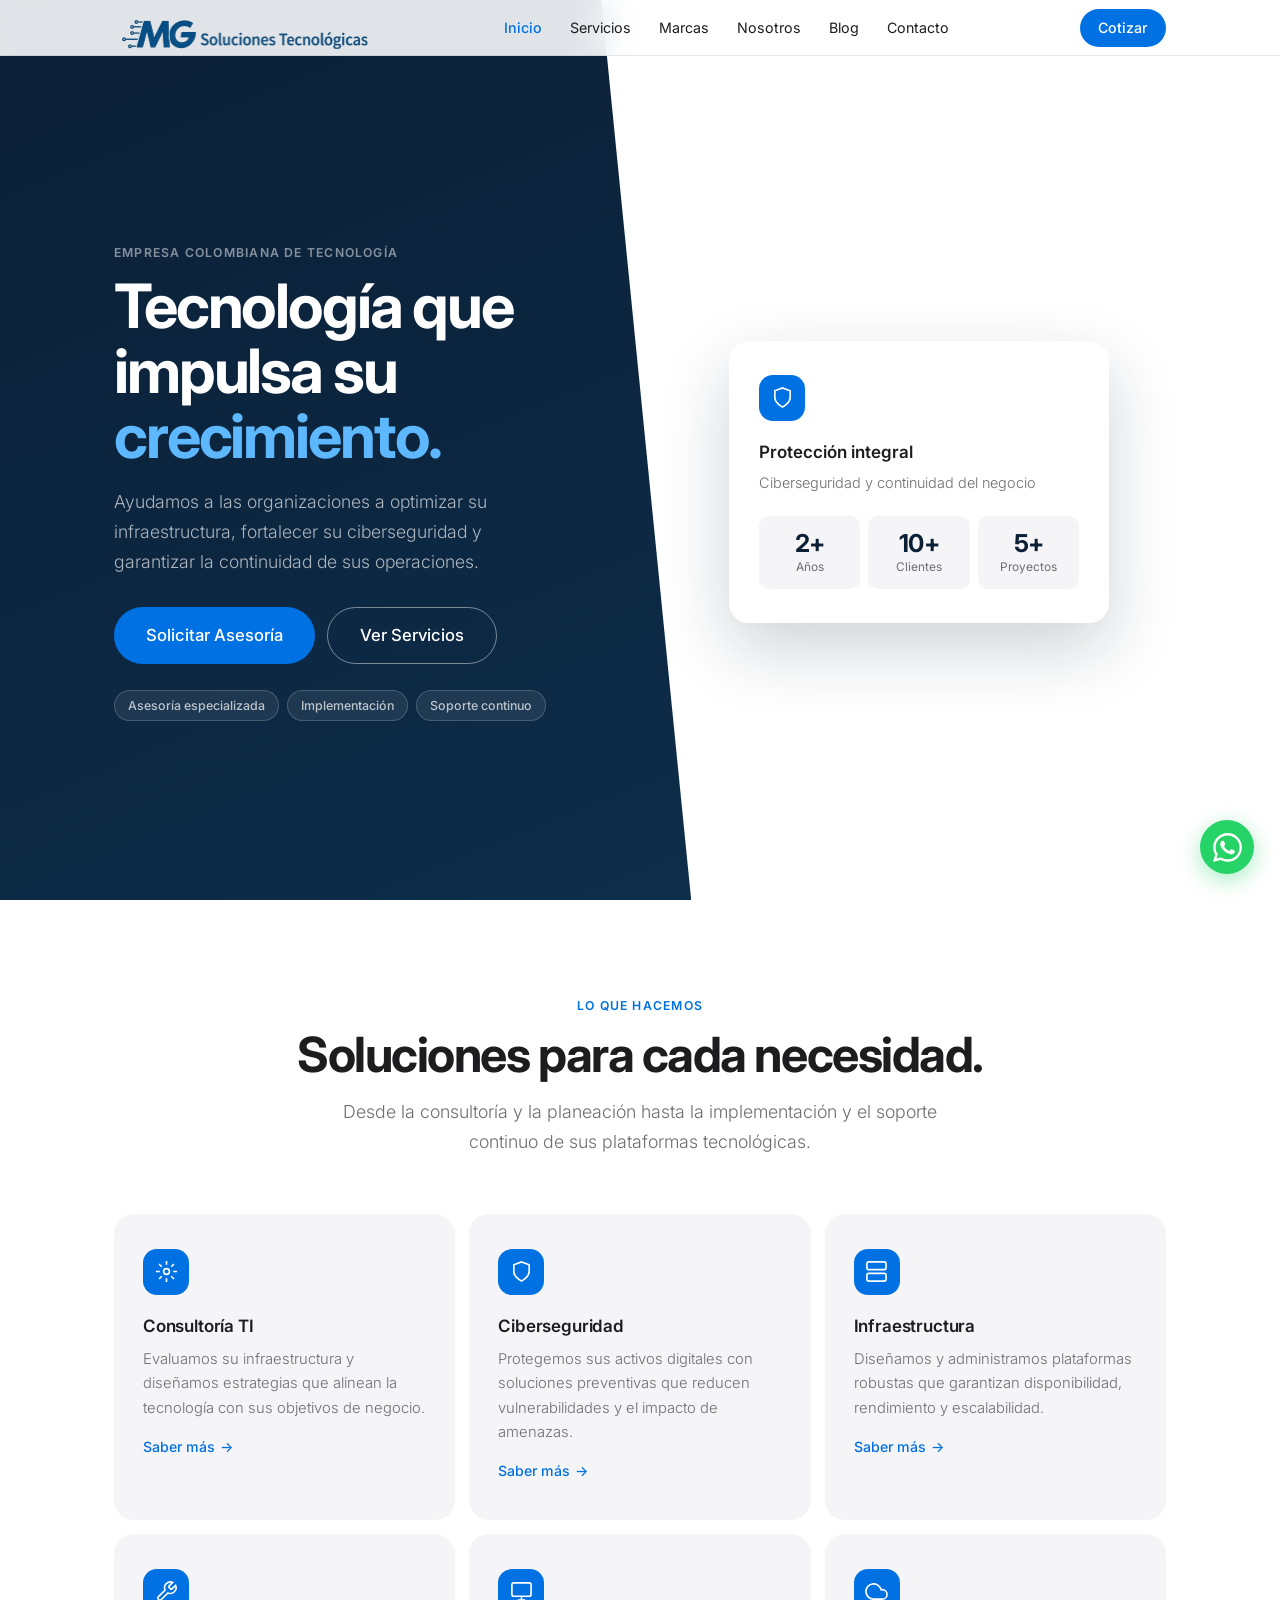
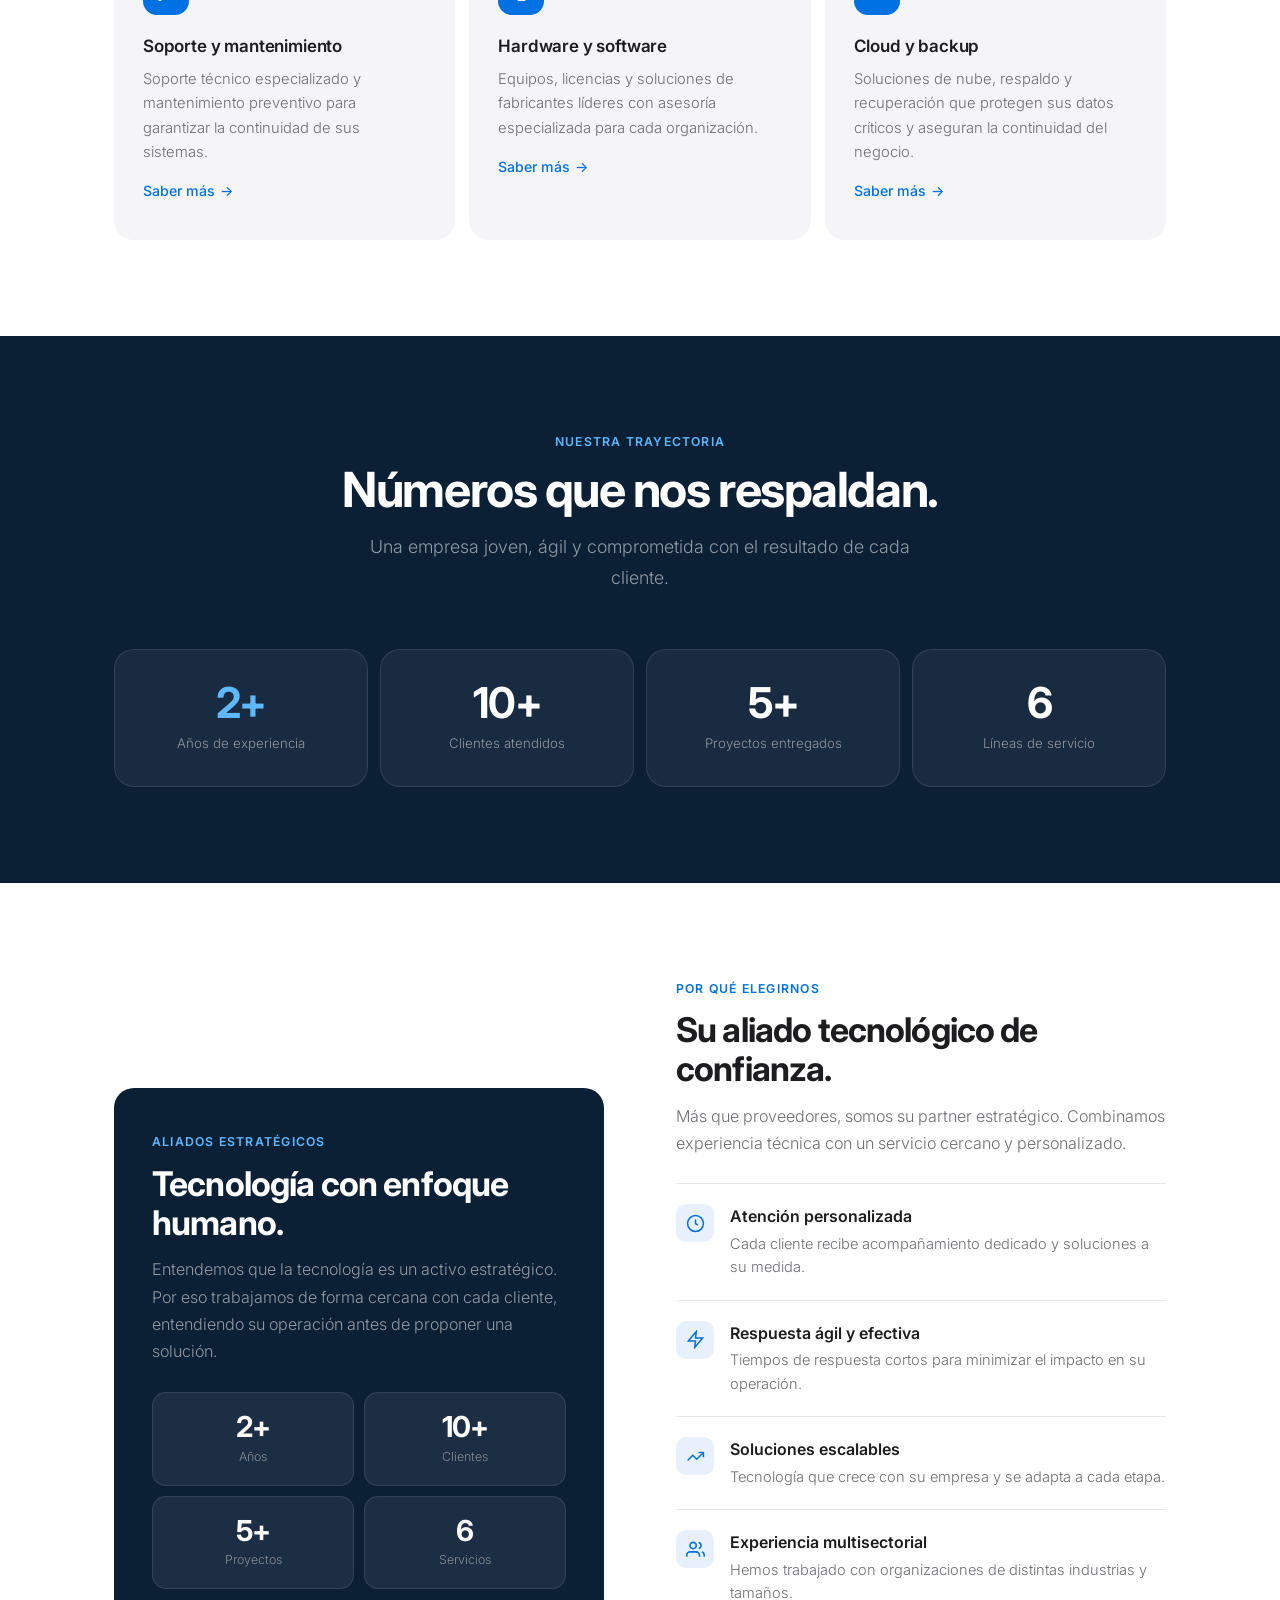
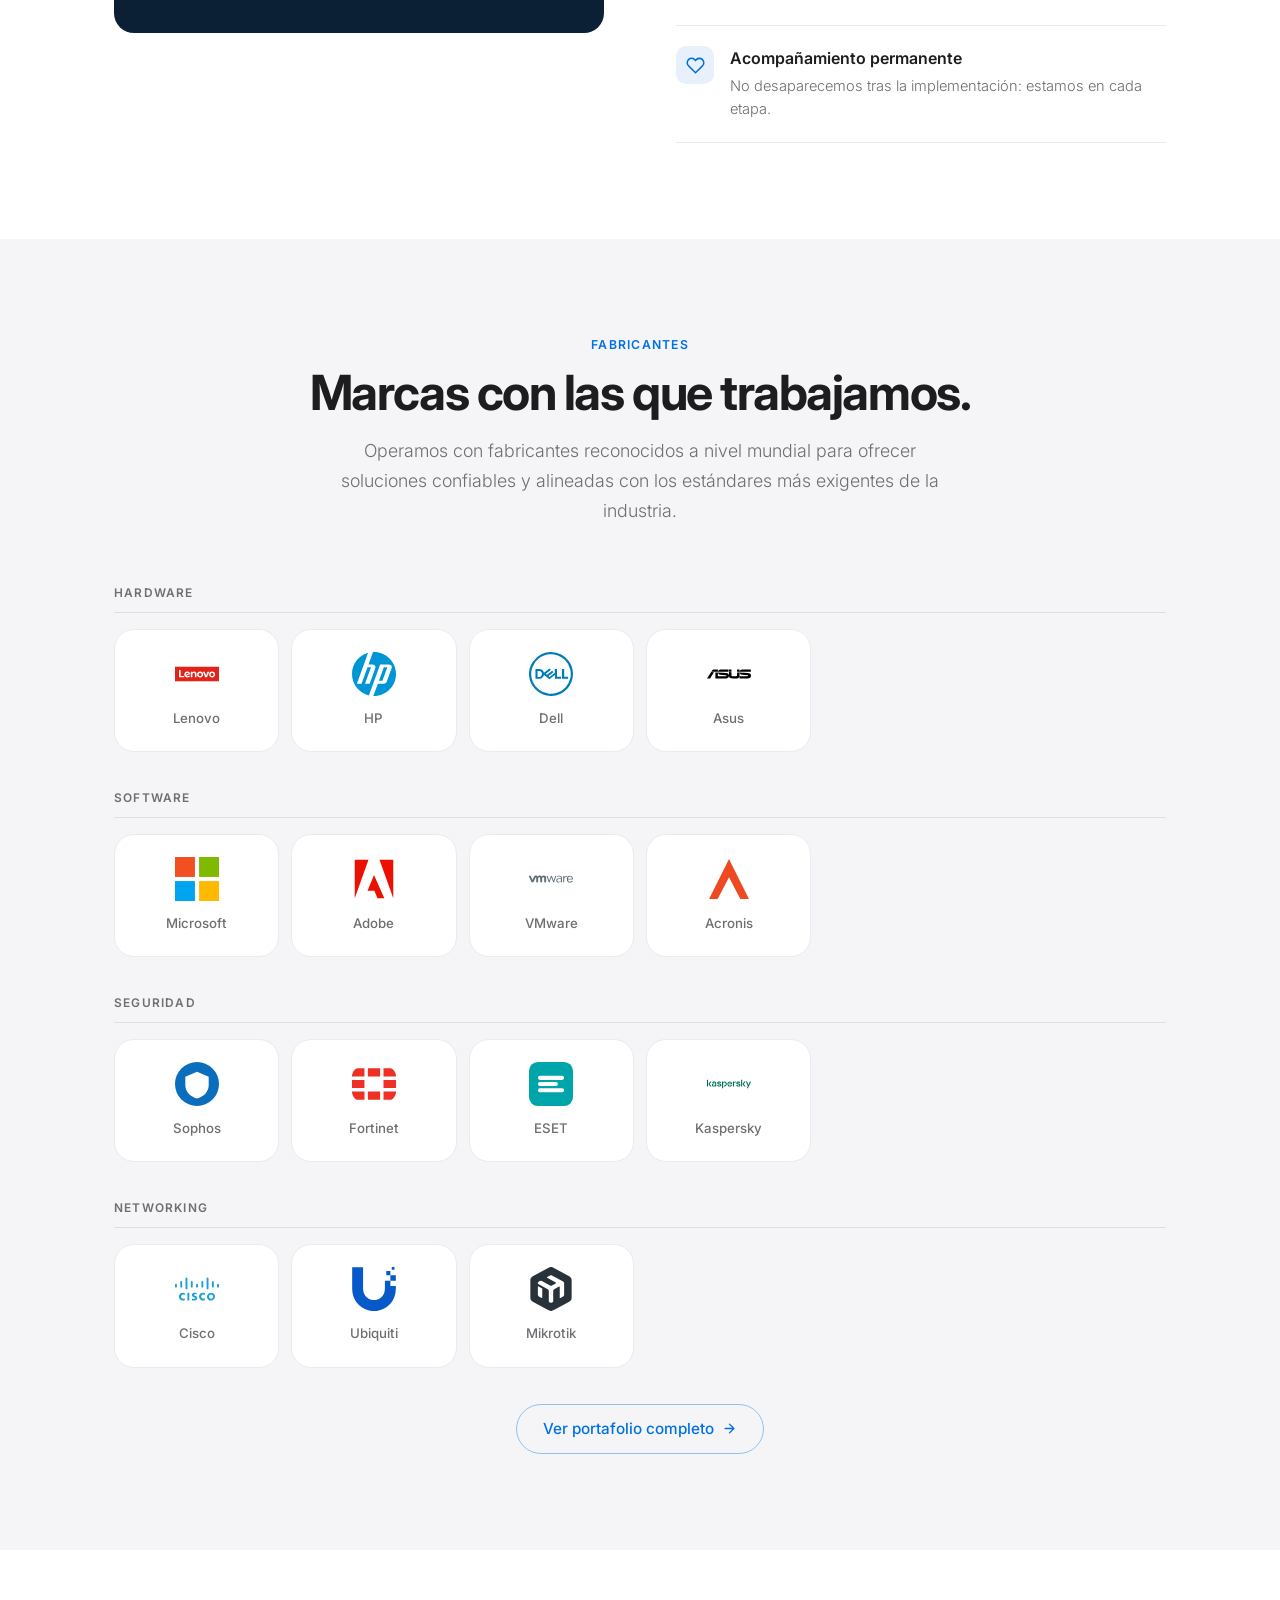
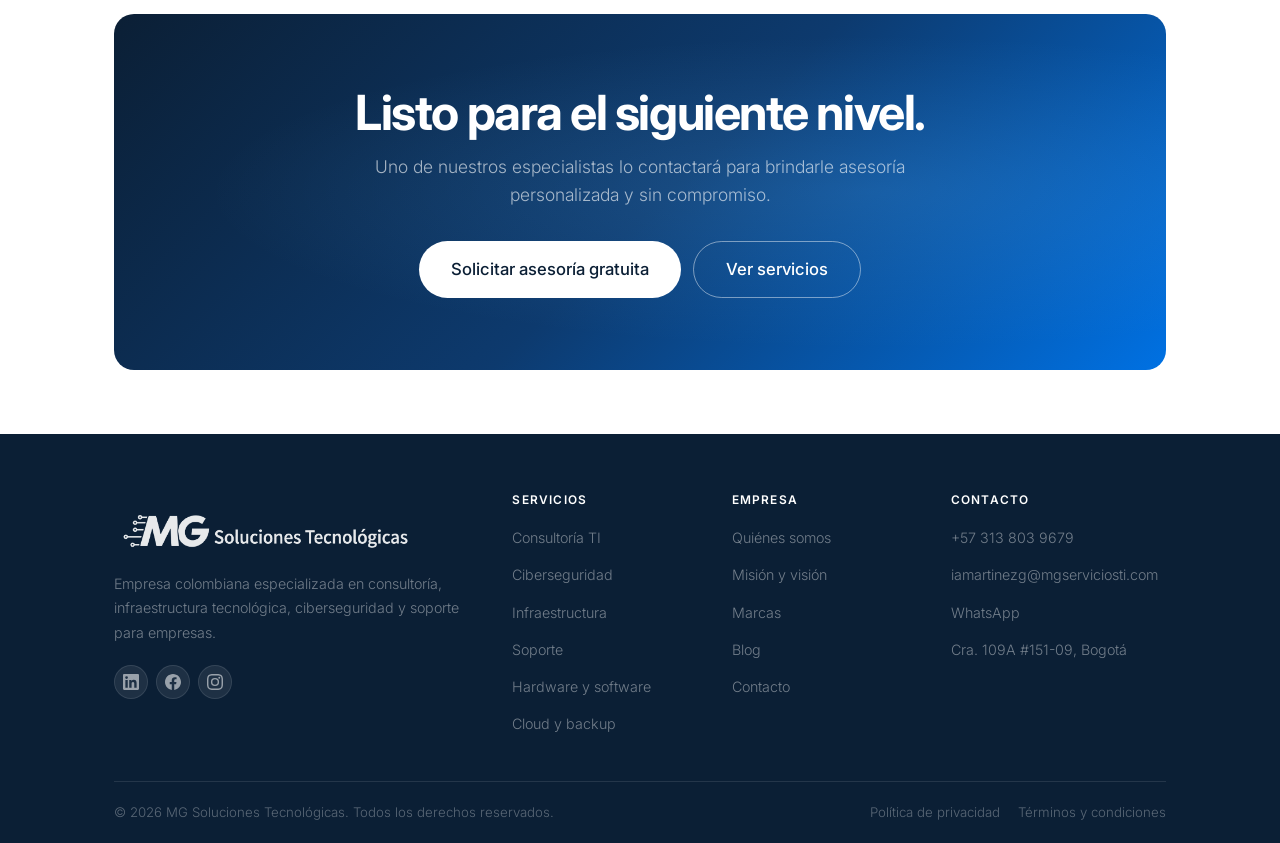
<file: index.html>
<!DOCTYPE html>
<html lang="es">
<head>
<meta charset="utf-8">
<meta name="viewport" content="width=device-width, initial-scale=1">
<title>MG Soluciones Tecnológicas — Tecnología que impulsa su crecimiento</title>
<meta name="description" content="Consultoría TI, ciberseguridad, infraestructura, soporte y cloud para empresas en Colombia. Asesoría especializada, implementación y soporte continuo.">
<meta name="theme-color" content="#0B1F35">
<meta property="og:type" content="website">
<meta property="og:site_name" content="MG Soluciones Tecnológicas">
<meta property="og:title" content="MG Soluciones Tecnológicas — Tecnología que impulsa su crecimiento">
<meta property="og:description" content="Consultoría TI, ciberseguridad, infraestructura, soporte y cloud para empresas en Colombia. Asesoría especializada, implementación y soporte continuo.">
<meta property="og:locale" content="es_CO">
<link rel="icon" type="image/svg+xml" href="images/favicon.svg">
<link rel="icon" type="image/png" sizes="32x32" href="images/favicon-32.png">
<link rel="apple-touch-icon" href="images/apple-touch-icon.png">
<link rel="preconnect" href="https://fonts.googleapis.com">
<link rel="preconnect" href="https://fonts.gstatic.com" crossorigin>
<link rel="stylesheet" href="css/styles.css">
</head>
<body>
<a class="skip-link" href="#main">Saltar al contenido</a>
<header class="site-header">
  <div class="container">
    <div class="header-inner">
      <a class="brand" href="index.html" aria-label="MG Soluciones Tecnológicas, ir al inicio">
        <img src="images/logo.png" alt="MG Soluciones Tecnológicas" width="300" height="86">
      </a>
      <nav class="nav" aria-label="Navegación principal">
      <a href="index.html" aria-current="page">Inicio</a>
      <a href="pages/servicios.html">Servicios</a>
      <a href="pages/marcas.html">Marcas</a>
      <a href="pages/nosotros.html">Nosotros</a>
      <a href="pages/blog.html">Blog</a>
      <a href="pages/contacto.html">Contacto</a>
      </nav>
      <a class="btn btn--primary nav-cta" href="pages/contacto.html">Cotizar</a>
      <button class="nav-toggle" type="button" aria-label="Abrir menú" aria-expanded="false" aria-controls="menuMovil">
        <span></span><span></span><span></span>
      </button>
    </div>
  </div>
</header>
<nav class="nav-mobile" id="menuMovil" aria-label="Navegación móvil">
  <a href="index.html" aria-current="page">Inicio</a>
      <a href="pages/servicios.html">Servicios</a>
      <a href="pages/marcas.html">Marcas</a>
      <a href="pages/nosotros.html">Nosotros</a>
      <a href="pages/blog.html">Blog</a>
      <a href="pages/contacto.html">Contacto</a>
  <a class="btn btn--primary" href="pages/contacto.html">Solicitar Cotización</a>
</nav>
<main id="main">

<section class="hero">
  <div class="container">
    <div class="hero-inner">

      <div class="hero-copy">
        <span class="eyebrow eyebrow--muted">Empresa colombiana de tecnología</span>
        <h1 class="h-xl hero-title">Tecnología que impulsa su <em>crecimiento.</em></h1>
        <p class="hero-text">Ayudamos a las organizaciones a optimizar su infraestructura, fortalecer su ciberseguridad y garantizar la continuidad de sus operaciones.</p>
        <div class="hero-actions">
          <a class="btn btn--primary btn--lg" href="pages/contacto.html">Solicitar Asesoría</a>
          <a class="btn btn--outline-light btn--lg" href="pages/servicios.html">Ver Servicios</a>
        </div>
        <ul class="hero-tags">
          <li class="hero-tag">Asesoría especializada</li>
          <li class="hero-tag">Implementación</li>
          <li class="hero-tag">Soporte continuo</li>
        </ul>
      </div>

      <div class="hero-figure">
        <div class="hero-card">
          <div class="hero-card__icon"><svg viewBox="0 0 24 24" aria-hidden="true"><path d="M12 22s8-4 8-10V5l-8-3-8 3v7c0 6 8 10 8 10z"/></svg></div>
          <h2>Protección integral</h2>
          <p>Ciberseguridad y continuidad del negocio</p>
          <dl class="stat-row">
            <div class="stat"><dt class="stat__label">Años</dt><dd class="stat__num">2+</dd></div>
            <div class="stat"><dt class="stat__label">Clientes</dt><dd class="stat__num">10+</dd></div>
            <div class="stat"><dt class="stat__label">Proyectos</dt><dd class="stat__num">5+</dd></div>
          </dl>
        </div>
      </div>

    </div>
  </div>
</section>

<section class="section bg-white">
  <div class="container">
    <div class="section-head center">
      <span class="eyebrow">Lo que hacemos</span>
      <h2 class="h-lg">Soluciones para cada necesidad.</h2>
      <p class="lead">Desde la consultoría y la planeación hasta la implementación y el soporte continuo de sus plataformas tecnológicas.</p>
    </div>
    <div class="grid-3">
      <article class="card">
        <div class="card__icon"><svg viewBox="0 0 24 24" aria-hidden="true"><circle cx="12" cy="12" r="3"/><path d="M12 1v4M12 19v4M4.22 4.22l2.83 2.83M16.95 16.95l2.83 2.83M1 12h4M19 12h4M4.22 19.78l2.83-2.83M16.95 7.05l2.83-2.83"/></svg></div>
        <h3>Consultoría TI</h3>
        <p>Evaluamos su infraestructura y diseñamos estrategias que alinean la tecnología con sus objetivos de negocio.</p>
        <a class="link-arrow" href="pages/servicios.html#consultoria">Saber más</a>
      </article>
      <article class="card">
        <div class="card__icon"><svg viewBox="0 0 24 24" aria-hidden="true"><path d="M12 22s8-4 8-10V5l-8-3-8 3v7c0 6 8 10 8 10z"/></svg></div>
        <h3>Ciberseguridad</h3>
        <p>Protegemos sus activos digitales con soluciones preventivas que reducen vulnerabilidades y el impacto de amenazas.</p>
        <a class="link-arrow" href="pages/servicios.html#ciberseguridad">Saber más</a>
      </article>
      <article class="card">
        <div class="card__icon"><svg viewBox="0 0 24 24" aria-hidden="true"><rect x="2" y="2" width="20" height="8" rx="2"/><rect x="2" y="14" width="20" height="8" rx="2"/><path d="M6 6h.01M6 18h.01"/></svg></div>
        <h3>Infraestructura</h3>
        <p>Diseñamos y administramos plataformas robustas que garantizan disponibilidad, rendimiento y escalabilidad.</p>
        <a class="link-arrow" href="pages/servicios.html#infraestructura">Saber más</a>
      </article>
      <article class="card">
        <div class="card__icon"><svg viewBox="0 0 24 24" aria-hidden="true"><path d="M14.7 6.3a1 1 0 0 0 0 1.4l1.6 1.6a1 1 0 0 0 1.4 0l3.77-3.77a6 6 0 0 1-7.94 7.94l-6.91 6.91a2.12 2.12 0 0 1-3-3l6.91-6.91a6 6 0 0 1 7.94-7.94l-3.76 3.76z"/></svg></div>
        <h3>Soporte y mantenimiento</h3>
        <p>Soporte técnico especializado y mantenimiento preventivo para garantizar la continuidad de sus sistemas.</p>
        <a class="link-arrow" href="pages/servicios.html#soporte">Saber más</a>
      </article>
      <article class="card">
        <div class="card__icon"><svg viewBox="0 0 24 24" aria-hidden="true"><rect x="2" y="3" width="20" height="14" rx="2"/><path d="M8 21h8M12 17v4"/></svg></div>
        <h3>Hardware y software</h3>
        <p>Equipos, licencias y soluciones de fabricantes líderes con asesoría especializada para cada organización.</p>
        <a class="link-arrow" href="pages/servicios.html#hardware">Saber más</a>
      </article>
      <article class="card">
        <div class="card__icon"><svg viewBox="0 0 24 24" aria-hidden="true"><path d="M18 10h-1.26A8 8 0 1 0 9 20h9a5 5 0 0 0 0-10z"/></svg></div>
        <h3>Cloud y backup</h3>
        <p>Soluciones de nube, respaldo y recuperación que protegen sus datos críticos y aseguran la continuidad del negocio.</p>
        <a class="link-arrow" href="pages/servicios.html#cloud">Saber más</a>
      </article>
    </div>
  </div>
</section>

<section class="section bg-navy">
  <div class="container">
    <div class="section-head center on-dark">
      <span class="eyebrow eyebrow--light">Nuestra trayectoria</span>
      <h2 class="h-lg on-dark">Números que nos respaldan.</h2>
      <p class="lead">Una empresa joven, ágil y comprometida con el resultado de cada cliente.</p>
    </div>
    <dl class="stats-grid">
      <div class="stat-card"><dd class="stat-card__num">2+</dd><dt class="stat-card__label">Años de experiencia</dt></div>
      <div class="stat-card"><dd class="stat-card__num">10+</dd><dt class="stat-card__label">Clientes atendidos</dt></div>
      <div class="stat-card"><dd class="stat-card__num">5+</dd><dt class="stat-card__label">Proyectos entregados</dt></div>
      <div class="stat-card"><dd class="stat-card__num">6</dd><dt class="stat-card__label">Líneas de servicio</dt></div>
    </dl>
  </div>
</section>

<section class="section bg-white">
  <div class="container">
    <div class="split">
      <div class="split__panel">
        <span class="eyebrow eyebrow--light">Aliados estratégicos</span>
        <h2 class="h-md on-dark">Tecnología con enfoque humano.</h2>
        <p class="body" style="color:rgba(255,255,255,.55)">Entendemos que la tecnología es un activo estratégico. Por eso trabajamos de forma cercana con cada cliente, entendiendo su operación antes de proponer una solución.</p>
        <dl class="panel-stats">
          <div class="panel-stat"><dd class="panel-stat__num">2+</dd><dt class="panel-stat__label">Años</dt></div>
          <div class="panel-stat"><dd class="panel-stat__num">10+</dd><dt class="panel-stat__label">Clientes</dt></div>
          <div class="panel-stat"><dd class="panel-stat__num">5+</dd><dt class="panel-stat__label">Proyectos</dt></div>
          <div class="panel-stat"><dd class="panel-stat__num">6</dd><dt class="panel-stat__label">Servicios</dt></div>
        </dl>
      </div>
      <div>
        <span class="eyebrow">Por qué elegirnos</span>
        <h2 class="h-md">Su aliado tecnológico de confianza.</h2>
        <p class="body" style="margin-bottom:26px">Más que proveedores, somos su partner estratégico. Combinamos experiencia técnica con un servicio cercano y personalizado.</p>
        <div class="feature-list">
        <div class="feature">
          <div class="feature__icon"><svg viewBox="0 0 24 24" aria-hidden="true"><circle cx="12" cy="12" r="10"/><path d="M12 7v5l3 2"/></svg></div>
          <div><h3>Atención personalizada</h3><p>Cada cliente recibe acompañamiento dedicado y soluciones a su medida.</p></div>
        </div>
        <div class="feature">
          <div class="feature__icon"><svg viewBox="0 0 24 24" aria-hidden="true"><path d="M13 2 3 14h9l-1 8 10-12h-9l1-8z"/></svg></div>
          <div><h3>Respuesta ágil y efectiva</h3><p>Tiempos de respuesta cortos para minimizar el impacto en su operación.</p></div>
        </div>
        <div class="feature">
          <div class="feature__icon"><svg viewBox="0 0 24 24" aria-hidden="true"><polyline points="22 7 13.5 15.5 8.5 10.5 2 17"/><polyline points="16 7 22 7 22 13"/></svg></div>
          <div><h3>Soluciones escalables</h3><p>Tecnología que crece con su empresa y se adapta a cada etapa.</p></div>
        </div>
        <div class="feature">
          <div class="feature__icon"><svg viewBox="0 0 24 24" aria-hidden="true"><path d="M17 21v-2a4 4 0 0 0-4-4H5a4 4 0 0 0-4 4v2"/><circle cx="9" cy="7" r="4"/><path d="M23 21v-2a4 4 0 0 0-3-3.87M16 3.13a4 4 0 0 1 0 7.75"/></svg></div>
          <div><h3>Experiencia multisectorial</h3><p>Hemos trabajado con organizaciones de distintas industrias y tamaños.</p></div>
        </div>
        <div class="feature">
          <div class="feature__icon"><svg viewBox="0 0 24 24" aria-hidden="true"><path d="M20.84 4.61a5.5 5.5 0 0 0-7.78 0L12 5.67l-1.06-1.06a5.5 5.5 0 0 0-7.78 7.78l1.06 1.06L12 21.23l7.78-7.78 1.06-1.06a5.5 5.5 0 0 0 0-7.78z"/></svg></div>
          <div><h3>Acompañamiento permanente</h3><p>No desaparecemos tras la implementación: estamos en cada etapa.</p></div>
        </div>
        </div>
      </div>
    </div>
  </div>
</section>

<section class="section bg-gray">
  <div class="container">
    <div class="section-head center">
      <span class="eyebrow">Fabricantes</span>
      <h2 class="h-lg">Marcas con las que trabajamos.</h2>
      <p class="lead">Operamos con fabricantes reconocidos a nivel mundial para ofrecer soluciones confiables y alineadas con los estándares más exigentes de la industria.</p>
    </div>
    <div class="brand-group">
      <h3 class="brand-group__title">Hardware</h3>
      <div class="brand-row">
        <div class="brand-item">
          <div class="brand-item__logo"><img src="images/brands/lenovo.svg" alt="" loading="lazy" width="64" height="64"></div>
          <span class="brand-item__name">Lenovo</span>
        </div>
        <div class="brand-item">
          <div class="brand-item__logo"><img src="images/brands/hp.svg" alt="" loading="lazy" width="64" height="64"></div>
          <span class="brand-item__name">HP</span>
        </div>
        <div class="brand-item">
          <div class="brand-item__logo"><img src="images/brands/dell.svg" alt="" loading="lazy" width="64" height="64"></div>
          <span class="brand-item__name">Dell</span>
        </div>
        <div class="brand-item">
          <div class="brand-item__logo"><img src="images/brands/asus.svg" alt="" loading="lazy" width="64" height="64"></div>
          <span class="brand-item__name">Asus</span>
        </div>
      </div>
    </div>
    <div class="brand-group">
      <h3 class="brand-group__title">Software</h3>
      <div class="brand-row">
        <div class="brand-item">
          <div class="brand-item__logo"><img src="images/brands/microsoft.svg" alt="" loading="lazy" width="64" height="64"></div>
          <span class="brand-item__name">Microsoft</span>
        </div>
        <div class="brand-item">
          <div class="brand-item__logo"><img src="images/brands/adobe.svg" alt="" loading="lazy" width="64" height="64"></div>
          <span class="brand-item__name">Adobe</span>
        </div>
        <div class="brand-item">
          <div class="brand-item__logo"><img src="images/brands/vmware.svg" alt="" loading="lazy" width="64" height="64"></div>
          <span class="brand-item__name">VMware</span>
        </div>
        <div class="brand-item">
          <div class="brand-item__logo"><img src="images/brands/acronis.svg" alt="" loading="lazy" width="64" height="64"></div>
          <span class="brand-item__name">Acronis</span>
        </div>
      </div>
    </div>
    <div class="brand-group">
      <h3 class="brand-group__title">Seguridad</h3>
      <div class="brand-row">
        <div class="brand-item">
          <div class="brand-item__logo"><img src="images/brands/sophos.svg" alt="" loading="lazy" width="64" height="64"></div>
          <span class="brand-item__name">Sophos</span>
        </div>
        <div class="brand-item">
          <div class="brand-item__logo"><img src="images/brands/fortinet.svg" alt="" loading="lazy" width="64" height="64"></div>
          <span class="brand-item__name">Fortinet</span>
        </div>
        <div class="brand-item">
          <div class="brand-item__logo"><img src="images/brands/eset.svg" alt="" loading="lazy" width="64" height="64"></div>
          <span class="brand-item__name">ESET</span>
        </div>
        <div class="brand-item">
          <div class="brand-item__logo"><img src="images/brands/kaspersky.svg" alt="" loading="lazy" width="64" height="64"></div>
          <span class="brand-item__name">Kaspersky</span>
        </div>
      </div>
    </div>
    <div class="brand-group">
      <h3 class="brand-group__title">Networking</h3>
      <div class="brand-row">
        <div class="brand-item">
          <div class="brand-item__logo"><img src="images/brands/cisco.svg" alt="" loading="lazy" width="64" height="64"></div>
          <span class="brand-item__name">Cisco</span>
        </div>
        <div class="brand-item">
          <div class="brand-item__logo"><img src="images/brands/ubiquiti.svg" alt="" loading="lazy" width="64" height="64"></div>
          <span class="brand-item__name">Ubiquiti</span>
        </div>
        <div class="brand-item">
          <div class="brand-item__logo"><img src="images/brands/mikrotik.svg" alt="" loading="lazy" width="64" height="64"></div>
          <span class="brand-item__name">Mikrotik</span>
        </div>
      </div>
    </div>
    <div class="center" style="margin-top:36px">
      <a class="btn btn--outline" href="pages/marcas.html">Ver portafolio completo <svg viewBox="0 0 24 24" aria-hidden="true"><path d="M5 12h14M12 5l7 7-7 7"/></svg></a>
    </div>
  </div>
</section>

<section class="section--sm">
  <div class="container">
    <div class="cta">
      <h2 class="h-lg">Listo para el siguiente nivel.</h2>
      <p>Uno de nuestros especialistas lo contactará para brindarle asesoría personalizada y sin compromiso.</p>
      <div class="cta-actions">
        <a class="btn btn--light btn--lg" href="pages/contacto.html">Solicitar asesoría gratuita</a>
        <a class="btn btn--outline-light btn--lg" href="pages/servicios.html">Ver servicios</a>
      </div>
    </div>
  </div>
</section>

</main>
<footer class="site-footer">
  <div class="container">
    <div class="footer-grid">
      <div class="footer-brand">
        <a href="index.html"><img src="images/logo.png" alt="MG Soluciones Tecnológicas" width="300" height="86"></a>
        <p>Empresa colombiana especializada en consultoría, infraestructura tecnológica, ciberseguridad y soporte para empresas.</p>
        <div class="socials">
          <a href="#" aria-label="LinkedIn"><svg viewBox="0 0 24 24"><path d="M20.45 20.45h-3.56v-5.57c0-1.33-.02-3.04-1.85-3.04-1.85 0-2.14 1.45-2.14 2.94v5.67H9.35V9h3.41v1.56h.05a3.74 3.74 0 0 1 3.37-1.85c3.6 0 4.27 2.37 4.27 5.46zM5.34 7.43a2.06 2.06 0 1 1 0-4.13 2.06 2.06 0 0 1 0 4.13M7.12 20.45H3.56V9h3.56zM22.22 0H1.77C.79 0 0 .77 0 1.72v20.56C0 23.23.79 24 1.77 24h20.45c.98 0 1.78-.77 1.78-1.72V1.72C24 .77 23.2 0 22.22 0"/></svg></a>
          <a href="#" aria-label="Facebook"><svg viewBox="0 0 24 24"><path d="M24 12.07C24 5.4 18.63 0 12 0S0 5.4 0 12.07C0 18.1 4.39 23.1 10.13 24v-8.44H7.08v-3.49h3.05V9.41c0-3.02 1.79-4.69 4.53-4.69 1.31 0 2.68.24 2.68.24v2.97h-1.51c-1.49 0-1.96.93-1.96 1.89v2.25h3.33l-.53 3.49h-2.8V24C19.61 23.1 24 18.1 24 12.07"/></svg></a>
          <a href="#" aria-label="Instagram"><svg viewBox="0 0 24 24"><path d="M12 2.16c3.2 0 3.58.01 4.85.07 3.25.15 4.77 1.69 4.92 4.92.06 1.27.07 1.65.07 4.85s-.01 3.58-.07 4.85c-.15 3.23-1.66 4.77-4.92 4.92-1.27.06-1.65.07-4.85.07s-3.58-.01-4.85-.07c-3.26-.15-4.77-1.7-4.92-4.92-.06-1.27-.07-1.65-.07-4.85s.01-3.58.07-4.85C2.38 3.92 3.89 2.38 7.15 2.23 8.42 2.17 8.8 2.16 12 2.16M12 0C8.74 0 8.33.01 7.05.07 2.7.27.27 2.69.07 7.05.01 8.33 0 8.74 0 12s.01 3.67.07 4.95c.2 4.36 2.62 6.78 6.98 6.98C8.33 23.99 8.74 24 12 24s3.67-.01 4.95-.07c4.35-.2 6.78-2.62 6.98-6.98.06-1.28.07-1.69.07-4.95s-.01-3.67-.07-4.95c-.2-4.35-2.62-6.78-6.98-6.98C15.67.01 15.26 0 12 0m0 5.84a6.16 6.16 0 1 0 0 12.32 6.16 6.16 0 0 0 0-12.32M12 16a4 4 0 1 1 0-8 4 4 0 0 1 0 8m6.41-11.85a1.44 1.44 0 1 0 0 2.88 1.44 1.44 0 0 0 0-2.88"/></svg></a>
        </div>
      </div>
      <div class="footer-col">
        <h2>Servicios</h2>
        <ul>
          <li><a href="pages/servicios.html#consultoria">Consultoría TI</a></li>
          <li><a href="pages/servicios.html#ciberseguridad">Ciberseguridad</a></li>
          <li><a href="pages/servicios.html#infraestructura">Infraestructura</a></li>
          <li><a href="pages/servicios.html#soporte">Soporte</a></li>
          <li><a href="pages/servicios.html#hardware">Hardware y software</a></li>
          <li><a href="pages/servicios.html#cloud">Cloud y backup</a></li>
        </ul>
      </div>
      <div class="footer-col">
        <h2>Empresa</h2>
        <ul>
          <li><a href="pages/nosotros.html">Quiénes somos</a></li>
          <li><a href="pages/nosotros.html#proposito">Misión y visión</a></li>
          <li><a href="pages/marcas.html">Marcas</a></li>
          <li><a href="pages/blog.html">Blog</a></li>
          <li><a href="pages/contacto.html">Contacto</a></li>
        </ul>
      </div>
      <div class="footer-col">
        <h2>Contacto</h2>
        <ul>
          <li><a href="tel:+573138039679">+57 313 803 9679</a></li>
          <li><a href="mailto:iamartinezg@mgserviciosti.com">iamartinezg@mgserviciosti.com</a></li>
          <li><a href="https://wa.me/573138039679?text=Hola%2C%20me%20gustar%C3%ADa%20recibir%20informaci%C3%B3n%20sobre%20sus%20servicios." target="_blank" rel="noopener">WhatsApp</a></li>
          <li><a href="https://www.google.com/maps/search/?api=1&amp;query=Carrera+109A+%23151-09%2C+Bogot%C3%A1%2C+Colombia" target="_blank" rel="noopener">Cra. 109A #151-09, Bogotá</a></li>
        </ul>
      </div>
    </div>
    <div class="footer-bottom">
      <p>&copy; <span data-year>2026</span> MG Soluciones Tecnológicas. Todos los derechos reservados.</p>
      <nav aria-label="Enlaces legales">
        <a href="#">Política de privacidad</a>
        <a href="#">Términos y condiciones</a>
      </nav>
    </div>
  </div>
</footer>

<a class="wa-float" href="https://wa.me/573138039679?text=Hola%2C%20me%20gustar%C3%ADa%20recibir%20informaci%C3%B3n%20sobre%20sus%20servicios." target="_blank" rel="noopener" aria-label="Escribir por WhatsApp">
  <span class="wa-float__label">Escríbenos por WhatsApp</span>
  <svg viewBox="0 0 24 24" aria-hidden="true"><path d="M17.472 14.382c-.297-.149-1.758-.867-2.03-.967-.273-.099-.471-.148-.67.15-.197.297-.767.966-.94 1.164-.173.199-.347.223-.644.075-.297-.15-1.255-.463-2.39-1.475-.883-.788-1.48-1.761-1.653-2.059-.173-.297-.018-.458.13-.606.134-.133.298-.347.446-.52.149-.174.198-.298.298-.497.099-.198.05-.371-.025-.52-.075-.149-.669-1.612-.916-2.207-.242-.579-.487-.5-.669-.51-.173-.008-.371-.01-.57-.01-.198 0-.52.074-.792.372-.272.297-1.04 1.016-1.04 2.479 0 1.462 1.065 2.875 1.213 3.074.149.198 2.096 3.2 5.077 4.487.709.306 1.262.489 1.694.625.712.227 1.36.195 1.871.118.571-.085 1.758-.719 2.006-1.413.248-.694.248-1.289.173-1.413-.074-.124-.272-.198-.57-.347m-5.421 7.403h-.004a9.87 9.87 0 0 1-5.031-1.378l-.361-.214-3.741.982.998-3.648-.235-.374a9.86 9.86 0 0 1-1.51-5.26c.001-5.45 4.436-9.884 9.888-9.884 2.64 0 5.122 1.03 6.988 2.898a9.825 9.825 0 0 1 2.893 6.994c-.003 5.45-4.437 9.884-9.885 9.884m8.413-18.297A11.815 11.815 0 0 0 12.05 0C5.495 0 .16 5.335.157 11.892c0 2.096.547 4.142 1.588 5.945L.057 24l6.305-1.654a11.882 11.882 0 0 0 5.683 1.448h.005c6.554 0 11.89-5.335 11.893-11.893a11.821 11.821 0 0 0-3.48-8.413Z"/></svg>
</a>

<script src="js/main.js" defer></script>
</body>
</html>
</file>
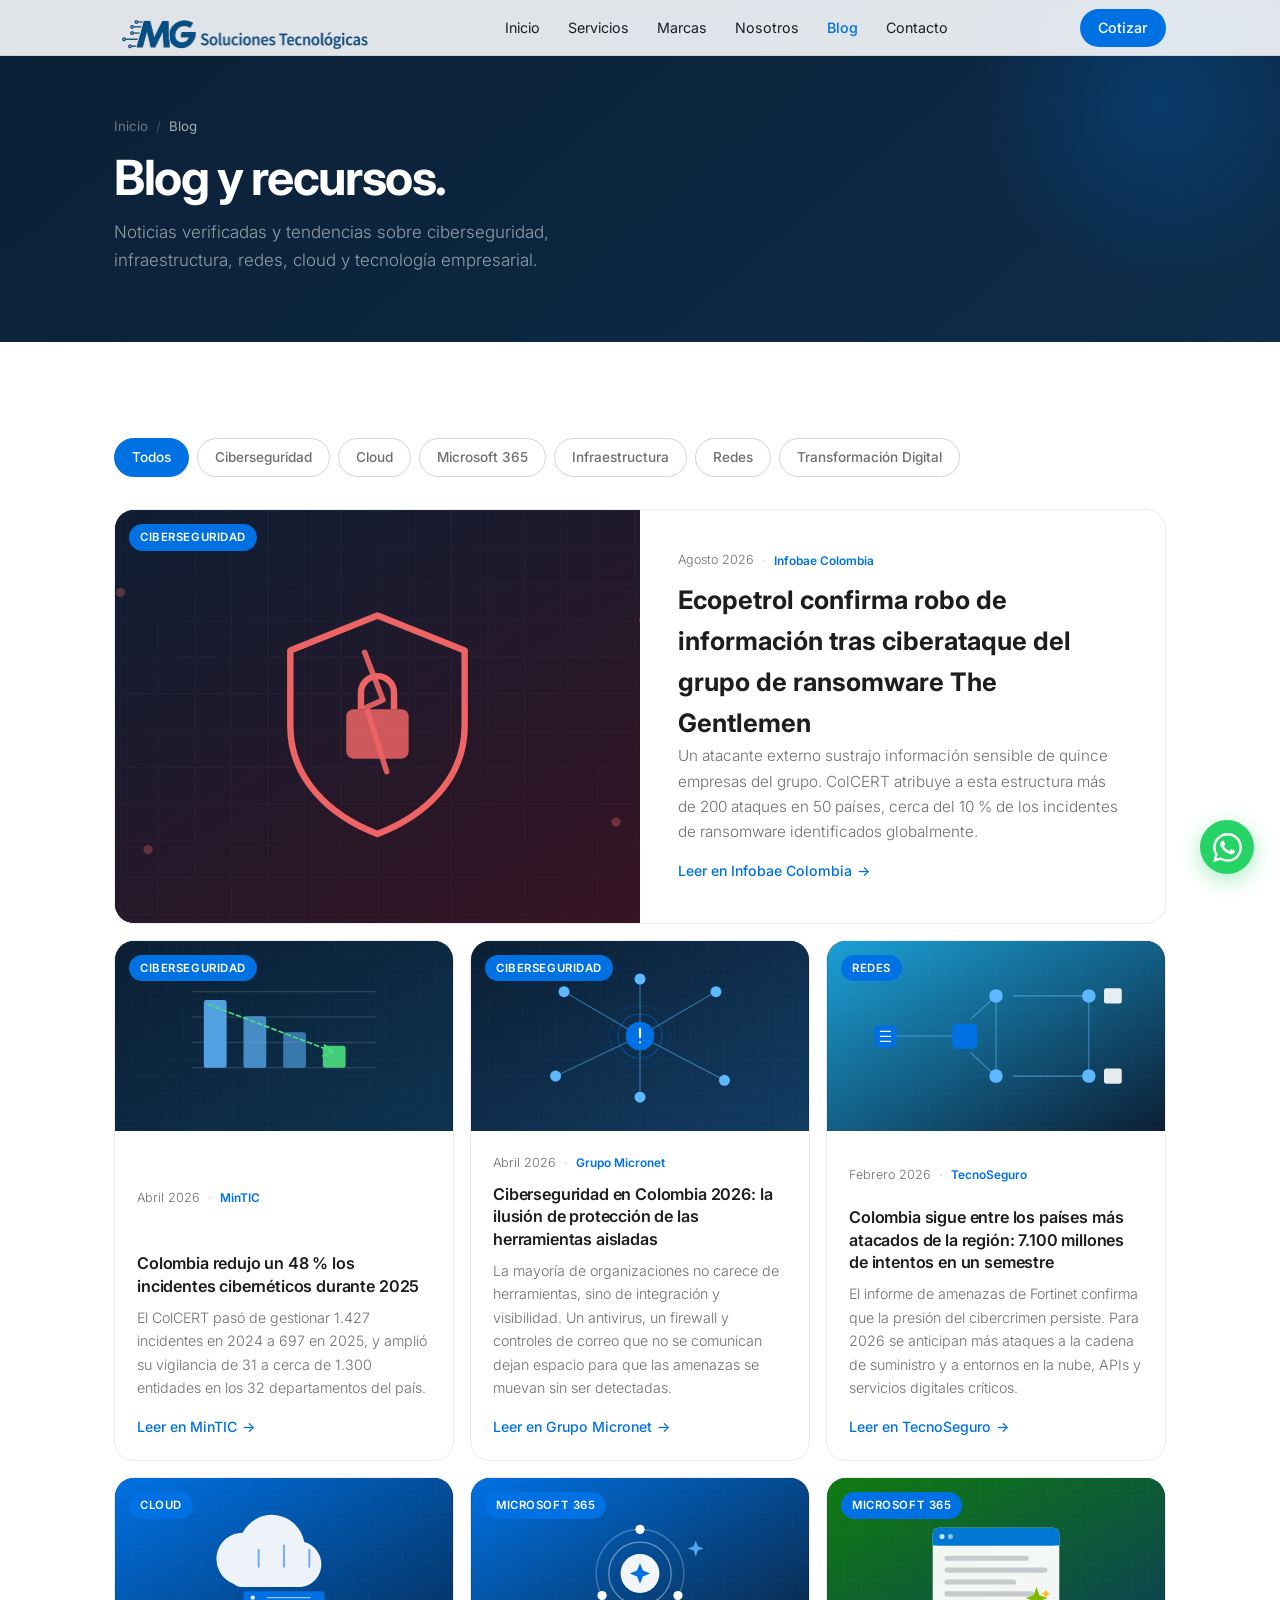
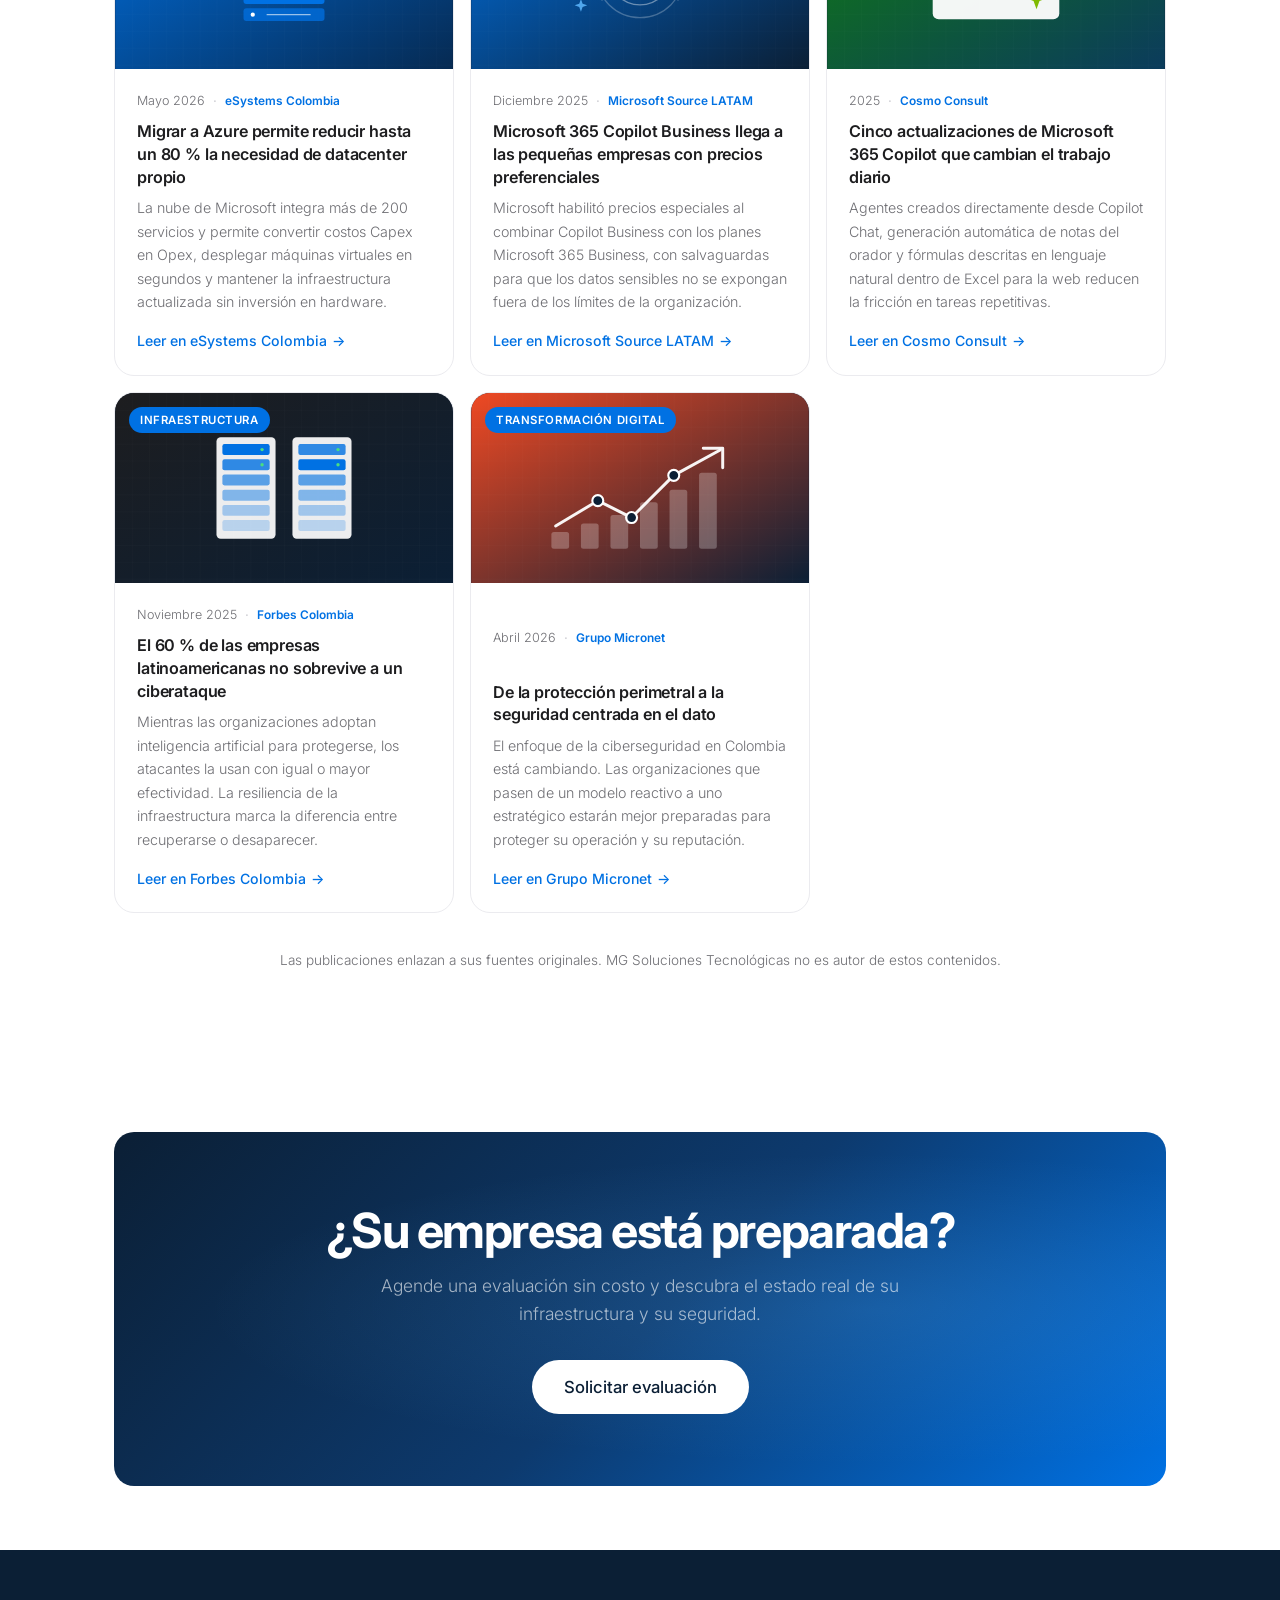
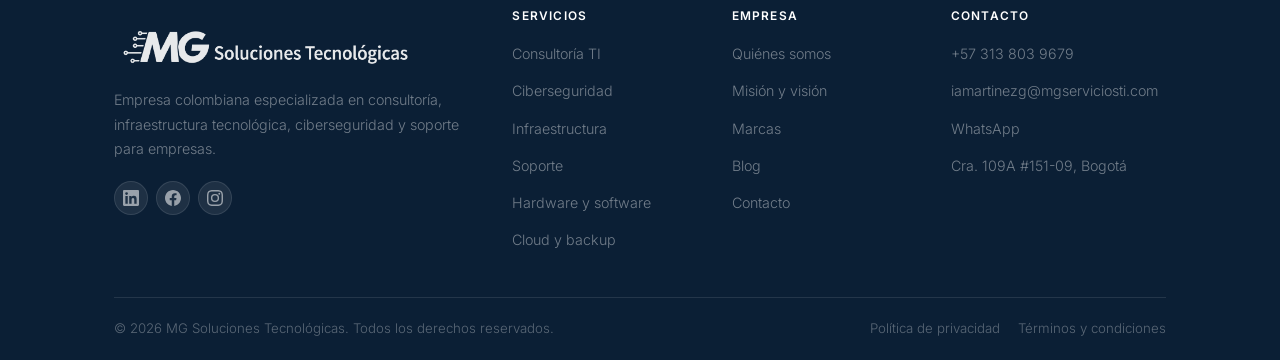
<file: pages/blog.html>
<!DOCTYPE html>
<html lang="es">
<head>
<meta charset="utf-8">
<meta name="viewport" content="width=device-width, initial-scale=1">
<title>Blog y recursos — MG Soluciones Tecnológicas</title>
<meta name="description" content="Noticias y tendencias sobre ciberseguridad, infraestructura TI, Microsoft 365, redes y cloud computing para empresas en Colombia.">
<meta name="theme-color" content="#0B1F35">
<meta property="og:type" content="website">
<meta property="og:site_name" content="MG Soluciones Tecnológicas">
<meta property="og:title" content="Blog y recursos — MG Soluciones Tecnológicas">
<meta property="og:description" content="Noticias y tendencias sobre ciberseguridad, infraestructura TI, Microsoft 365, redes y cloud computing para empresas en Colombia.">
<meta property="og:locale" content="es_CO">
<link rel="icon" type="image/svg+xml" href="../images/favicon.svg">
<link rel="icon" type="image/png" sizes="32x32" href="../images/favicon-32.png">
<link rel="apple-touch-icon" href="../images/apple-touch-icon.png">
<link rel="preconnect" href="https://fonts.googleapis.com">
<link rel="preconnect" href="https://fonts.gstatic.com" crossorigin>
<link rel="stylesheet" href="../css/styles.css">
</head>
<body>
<a class="skip-link" href="#main">Saltar al contenido</a>
<header class="site-header">
  <div class="container">
    <div class="header-inner">
      <a class="brand" href="../index.html" aria-label="MG Soluciones Tecnológicas, ir al inicio">
        <img src="../images/logo.png" alt="MG Soluciones Tecnológicas" width="300" height="86">
      </a>
      <nav class="nav" aria-label="Navegación principal">
      <a href="../index.html">Inicio</a>
      <a href="servicios.html">Servicios</a>
      <a href="marcas.html">Marcas</a>
      <a href="nosotros.html">Nosotros</a>
      <a href="blog.html" aria-current="page">Blog</a>
      <a href="contacto.html">Contacto</a>
      </nav>
      <a class="btn btn--primary nav-cta" href="contacto.html">Cotizar</a>
      <button class="nav-toggle" type="button" aria-label="Abrir menú" aria-expanded="false" aria-controls="menuMovil">
        <span></span><span></span><span></span>
      </button>
    </div>
  </div>
</header>
<nav class="nav-mobile" id="menuMovil" aria-label="Navegación móvil">
  <a href="../index.html">Inicio</a>
      <a href="servicios.html">Servicios</a>
      <a href="marcas.html">Marcas</a>
      <a href="nosotros.html">Nosotros</a>
      <a href="blog.html" aria-current="page">Blog</a>
      <a href="contacto.html">Contacto</a>
  <a class="btn btn--primary" href="contacto.html">Solicitar Cotización</a>
</nav>
<main id="main">
<div class="page-head">
  <div class="container">
    <nav class="crumbs" aria-label="Ruta de navegación">
      <a href="../index.html">Inicio</a><span>/</span><span aria-current="page">Blog</span>
    </nav>
    <h1 class="h-lg">Blog y recursos.</h1>
    <p>Noticias verificadas y tendencias sobre ciberseguridad, infraestructura, redes, cloud y tecnología empresarial.</p>
  </div>
</div>

<section class="section bg-white">
  <div class="container">

    <div class="filters" role="group" aria-label="Filtrar publicaciones por categoría">
      <button class="filter" type="button" data-filter="todos" aria-pressed="true">Todos</button>
      <button class="filter" type="button" data-filter="ciberseguridad" aria-pressed="false">Ciberseguridad</button>
      <button class="filter" type="button" data-filter="cloud" aria-pressed="false">Cloud</button>
      <button class="filter" type="button" data-filter="microsoft" aria-pressed="false">Microsoft 365</button>
      <button class="filter" type="button" data-filter="infraestructura" aria-pressed="false">Infraestructura</button>
      <button class="filter" type="button" data-filter="redes" aria-pressed="false">Redes</button>
      <button class="filter" type="button" data-filter="transformacion" aria-pressed="false">Transformación Digital</button>
    </div>

    <div class="post-grid">
      <article class="post post--featured" data-cat="ciberseguridad">
        <div class="post__media">
          <img src="../images/blog/ransomware.svg" alt="" loading="lazy" width="800" height="450">
          <span class="post__tag">Ciberseguridad</span>
        </div>
        <div class="post__body">
          <p class="post__meta"><span class="post__date">Agosto 2026</span><span class="post__source">Infobae Colombia</span></p>
          <h2>Ecopetrol confirma robo de información tras ciberataque del grupo de ransomware The Gentlemen</h2>
          <p>Un atacante externo sustrajo información sensible de quince empresas del grupo. ColCERT atribuye a esta estructura más de 200 ataques en 50 países, cerca del 10 % de los incidentes de ransomware identificados globalmente.</p>
          <a class="link-arrow" href="https://www.infobae.com/colombia/2026/08/03/ataque-cibernetico-contra-el-ministerio-de-justicia-se-reportan-fallas-en-algunos-servicios/" target="_blank" rel="noopener">Leer en Infobae Colombia</a>
        </div>
      </article>
      <article class="post" data-cat="ciberseguridad">
        <div class="post__media">
          <img src="../images/blog/mintic.svg" alt="" loading="lazy" width="800" height="450">
          <span class="post__tag">Ciberseguridad</span>
        </div>
        <div class="post__body">
          <p class="post__meta"><span class="post__date">Abril 2026</span><span class="post__source">MinTIC</span></p>
          <h3>Colombia redujo un 48 % los incidentes cibernéticos durante 2025</h3>
          <p>El ColCERT pasó de gestionar 1.427 incidentes en 2024 a 697 en 2025, y amplió su vigilancia de 31 a cerca de 1.300 entidades en los 32 departamentos del país.</p>
          <a class="link-arrow" href="https://www.mintic.gov.co/portal/715/w3-article-433511.html" target="_blank" rel="noopener">Leer en MinTIC</a>
        </div>
      </article>
      <article class="post" data-cat="ciberseguridad">
        <div class="post__media">
          <img src="../images/blog/amenazas.svg" alt="" loading="lazy" width="800" height="450">
          <span class="post__tag">Ciberseguridad</span>
        </div>
        <div class="post__body">
          <p class="post__meta"><span class="post__date">Abril 2026</span><span class="post__source">Grupo Micronet</span></p>
          <h3>Ciberseguridad en Colombia 2026: la ilusión de protección de las herramientas aisladas</h3>
          <p>La mayoría de organizaciones no carece de herramientas, sino de integración y visibilidad. Un antivirus, un firewall y controles de correo que no se comunican dejan espacio para que las amenazas se muevan sin ser detectadas.</p>
          <a class="link-arrow" href="https://blog.grupomicronet.com/es/c%C3%B3mo-est%C3%A1-la-ciberseguridad-en-colombia-en-2026" target="_blank" rel="noopener">Leer en Grupo Micronet</a>
        </div>
      </article>
      <article class="post" data-cat="redes">
        <div class="post__media">
          <img src="../images/blog/redes.svg" alt="" loading="lazy" width="800" height="450">
          <span class="post__tag">Redes</span>
        </div>
        <div class="post__body">
          <p class="post__meta"><span class="post__date">Febrero 2026</span><span class="post__source">TecnoSeguro</span></p>
          <h3>Colombia sigue entre los países más atacados de la región: 7.100 millones de intentos en un semestre</h3>
          <p>El informe de amenazas de Fortinet confirma que la presión del cibercrimen persiste. Para 2026 se anticipan más ataques a la cadena de suministro y a entornos en la nube, APIs y servicios digitales críticos.</p>
          <a class="link-arrow" href="https://www.tecnoseguro.com/analisis/seguridad-informatica/ciberataques-colombia-amenaza-digital" target="_blank" rel="noopener">Leer en TecnoSeguro</a>
        </div>
      </article>
      <article class="post" data-cat="cloud|infraestructura">
        <div class="post__media">
          <img src="../images/blog/cloud.svg" alt="" loading="lazy" width="800" height="450">
          <span class="post__tag">Cloud</span>
        </div>
        <div class="post__body">
          <p class="post__meta"><span class="post__date">Mayo 2026</span><span class="post__source">eSystems Colombia</span></p>
          <h3>Migrar a Azure permite reducir hasta un 80 % la necesidad de datacenter propio</h3>
          <p>La nube de Microsoft integra más de 200 servicios y permite convertir costos Capex en Opex, desplegar máquinas virtuales en segundos y mantener la infraestructura actualizada sin inversión en hardware.</p>
          <a class="link-arrow" href="https://esystems.com.co/servicios-cloud-azure/" target="_blank" rel="noopener">Leer en eSystems Colombia</a>
        </div>
      </article>
      <article class="post" data-cat="microsoft|cloud">
        <div class="post__media">
          <img src="../images/blog/copilot.svg" alt="" loading="lazy" width="800" height="450">
          <span class="post__tag">Microsoft 365</span>
        </div>
        <div class="post__body">
          <p class="post__meta"><span class="post__date">Diciembre 2025</span><span class="post__source">Microsoft Source LATAM</span></p>
          <h3>Microsoft 365 Copilot Business llega a las pequeñas empresas con precios preferenciales</h3>
          <p>Microsoft habilitó precios especiales al combinar Copilot Business con los planes Microsoft 365 Business, con salvaguardas para que los datos sensibles no se expongan fuera de los límites de la organización.</p>
          <a class="link-arrow" href="https://news.microsoft.com/source/latam/noticias-de-microsoft/microsoft-365-copilot-business-el-futuro-del-trabajo-para-las-pequenas-empresas/" target="_blank" rel="noopener">Leer en Microsoft Source LATAM</a>
        </div>
      </article>
      <article class="post" data-cat="microsoft">
        <div class="post__media">
          <img src="../images/blog/microsoft.svg" alt="" loading="lazy" width="800" height="450">
          <span class="post__tag">Microsoft 365</span>
        </div>
        <div class="post__body">
          <p class="post__meta"><span class="post__date">2025</span><span class="post__source">Cosmo Consult</span></p>
          <h3>Cinco actualizaciones de Microsoft 365 Copilot que cambian el trabajo diario</h3>
          <p>Agentes creados directamente desde Copilot Chat, generación automática de notas del orador y fórmulas descritas en lenguaje natural dentro de Excel para la web reducen la fricción en tareas repetitivas.</p>
          <a class="link-arrow" href="https://www.cosmoconsult.com/mx/insights/blog/las-5-actualizaciones-mas-potentes-de-microsoft-365-copilot-julio-2025" target="_blank" rel="noopener">Leer en Cosmo Consult</a>
        </div>
      </article>
      <article class="post" data-cat="infraestructura">
        <div class="post__media">
          <img src="../images/blog/infraestructura.svg" alt="" loading="lazy" width="800" height="450">
          <span class="post__tag">Infraestructura</span>
        </div>
        <div class="post__body">
          <p class="post__meta"><span class="post__date">Noviembre 2025</span><span class="post__source">Forbes Colombia</span></p>
          <h3>El 60 % de las empresas latinoamericanas no sobrevive a un ciberataque</h3>
          <p>Mientras las organizaciones adoptan inteligencia artificial para protegerse, los atacantes la usan con igual o mayor efectividad. La resiliencia de la infraestructura marca la diferencia entre recuperarse o desaparecer.</p>
          <a class="link-arrow" href="https://forbes.co/2025/11/04/tecnologia/60-de-empresas-en-latam-no-sobreviven-a-un-ciberataque" target="_blank" rel="noopener">Leer en Forbes Colombia</a>
        </div>
      </article>
      <article class="post" data-cat="transformacion">
        <div class="post__media">
          <img src="../images/blog/transformacion.svg" alt="" loading="lazy" width="800" height="450">
          <span class="post__tag">Transformación Digital</span>
        </div>
        <div class="post__body">
          <p class="post__meta"><span class="post__date">Abril 2026</span><span class="post__source">Grupo Micronet</span></p>
          <h3>De la protección perimetral a la seguridad centrada en el dato</h3>
          <p>El enfoque de la ciberseguridad en Colombia está cambiando. Las organizaciones que pasen de un modelo reactivo a uno estratégico estarán mejor preparadas para proteger su operación y su reputación.</p>
          <a class="link-arrow" href="https://blog.grupomicronet.com/es/panorama-de-la-ciberseguridad-en-colombia-riesgos-tendencias-y-desaf%C3%ADos-en-2026" target="_blank" rel="noopener">Leer en Grupo Micronet</a>
        </div>
      </article>
      <p class="empty-state" id="sinResultados" hidden>No hay publicaciones en esta categoría por el momento.</p>
    </div>

    <p class="body center" style="margin-top:36px;font-size:.8rem">
      Las publicaciones enlazan a sus fuentes originales. MG Soluciones Tecnológicas no es autor de estos contenidos.
    </p>
  </div>
</section>

<section class="section--sm">
  <div class="container">
    <div class="cta">
      <h2 class="h-lg">¿Su empresa está preparada?</h2>
      <p>Agende una evaluación sin costo y descubra el estado real de su infraestructura y su seguridad.</p>
      <div class="cta-actions">
        <a class="btn btn--light btn--lg" href="contacto.html">Solicitar evaluación</a>
        
      </div>
    </div>
  </div>
</section>

</main>
<footer class="site-footer">
  <div class="container">
    <div class="footer-grid">
      <div class="footer-brand">
        <a href="../index.html"><img src="../images/logo.png" alt="MG Soluciones Tecnológicas" width="300" height="86"></a>
        <p>Empresa colombiana especializada en consultoría, infraestructura tecnológica, ciberseguridad y soporte para empresas.</p>
        <div class="socials">
          <a href="#" aria-label="LinkedIn"><svg viewBox="0 0 24 24"><path d="M20.45 20.45h-3.56v-5.57c0-1.33-.02-3.04-1.85-3.04-1.85 0-2.14 1.45-2.14 2.94v5.67H9.35V9h3.41v1.56h.05a3.74 3.74 0 0 1 3.37-1.85c3.6 0 4.27 2.37 4.27 5.46zM5.34 7.43a2.06 2.06 0 1 1 0-4.13 2.06 2.06 0 0 1 0 4.13M7.12 20.45H3.56V9h3.56zM22.22 0H1.77C.79 0 0 .77 0 1.72v20.56C0 23.23.79 24 1.77 24h20.45c.98 0 1.78-.77 1.78-1.72V1.72C24 .77 23.2 0 22.22 0"/></svg></a>
          <a href="#" aria-label="Facebook"><svg viewBox="0 0 24 24"><path d="M24 12.07C24 5.4 18.63 0 12 0S0 5.4 0 12.07C0 18.1 4.39 23.1 10.13 24v-8.44H7.08v-3.49h3.05V9.41c0-3.02 1.79-4.69 4.53-4.69 1.31 0 2.68.24 2.68.24v2.97h-1.51c-1.49 0-1.96.93-1.96 1.89v2.25h3.33l-.53 3.49h-2.8V24C19.61 23.1 24 18.1 24 12.07"/></svg></a>
          <a href="#" aria-label="Instagram"><svg viewBox="0 0 24 24"><path d="M12 2.16c3.2 0 3.58.01 4.85.07 3.25.15 4.77 1.69 4.92 4.92.06 1.27.07 1.65.07 4.85s-.01 3.58-.07 4.85c-.15 3.23-1.66 4.77-4.92 4.92-1.27.06-1.65.07-4.85.07s-3.58-.01-4.85-.07c-3.26-.15-4.77-1.7-4.92-4.92-.06-1.27-.07-1.65-.07-4.85s.01-3.58.07-4.85C2.38 3.92 3.89 2.38 7.15 2.23 8.42 2.17 8.8 2.16 12 2.16M12 0C8.74 0 8.33.01 7.05.07 2.7.27.27 2.69.07 7.05.01 8.33 0 8.74 0 12s.01 3.67.07 4.95c.2 4.36 2.62 6.78 6.98 6.98C8.33 23.99 8.74 24 12 24s3.67-.01 4.95-.07c4.35-.2 6.78-2.62 6.98-6.98.06-1.28.07-1.69.07-4.95s-.01-3.67-.07-4.95c-.2-4.35-2.62-6.78-6.98-6.98C15.67.01 15.26 0 12 0m0 5.84a6.16 6.16 0 1 0 0 12.32 6.16 6.16 0 0 0 0-12.32M12 16a4 4 0 1 1 0-8 4 4 0 0 1 0 8m6.41-11.85a1.44 1.44 0 1 0 0 2.88 1.44 1.44 0 0 0 0-2.88"/></svg></a>
        </div>
      </div>
      <div class="footer-col">
        <h2>Servicios</h2>
        <ul>
          <li><a href="servicios.html#consultoria">Consultoría TI</a></li>
          <li><a href="servicios.html#ciberseguridad">Ciberseguridad</a></li>
          <li><a href="servicios.html#infraestructura">Infraestructura</a></li>
          <li><a href="servicios.html#soporte">Soporte</a></li>
          <li><a href="servicios.html#hardware">Hardware y software</a></li>
          <li><a href="servicios.html#cloud">Cloud y backup</a></li>
        </ul>
      </div>
      <div class="footer-col">
        <h2>Empresa</h2>
        <ul>
          <li><a href="nosotros.html">Quiénes somos</a></li>
          <li><a href="nosotros.html#proposito">Misión y visión</a></li>
          <li><a href="marcas.html">Marcas</a></li>
          <li><a href="blog.html">Blog</a></li>
          <li><a href="contacto.html">Contacto</a></li>
        </ul>
      </div>
      <div class="footer-col">
        <h2>Contacto</h2>
        <ul>
          <li><a href="tel:+573138039679">+57 313 803 9679</a></li>
          <li><a href="mailto:iamartinezg@mgserviciosti.com">iamartinezg@mgserviciosti.com</a></li>
          <li><a href="https://wa.me/573138039679?text=Hola%2C%20me%20gustar%C3%ADa%20recibir%20informaci%C3%B3n%20sobre%20sus%20servicios." target="_blank" rel="noopener">WhatsApp</a></li>
          <li><a href="https://www.google.com/maps/search/?api=1&amp;query=Carrera+109A+%23151-09%2C+Bogot%C3%A1%2C+Colombia" target="_blank" rel="noopener">Cra. 109A #151-09, Bogotá</a></li>
        </ul>
      </div>
    </div>
    <div class="footer-bottom">
      <p>&copy; <span data-year>2026</span> MG Soluciones Tecnológicas. Todos los derechos reservados.</p>
      <nav aria-label="Enlaces legales">
        <a href="#">Política de privacidad</a>
        <a href="#">Términos y condiciones</a>
      </nav>
    </div>
  </div>
</footer>

<a class="wa-float" href="https://wa.me/573138039679?text=Hola%2C%20me%20gustar%C3%ADa%20recibir%20informaci%C3%B3n%20sobre%20sus%20servicios." target="_blank" rel="noopener" aria-label="Escribir por WhatsApp">
  <span class="wa-float__label">Escríbenos por WhatsApp</span>
  <svg viewBox="0 0 24 24" aria-hidden="true"><path d="M17.472 14.382c-.297-.149-1.758-.867-2.03-.967-.273-.099-.471-.148-.67.15-.197.297-.767.966-.94 1.164-.173.199-.347.223-.644.075-.297-.15-1.255-.463-2.39-1.475-.883-.788-1.48-1.761-1.653-2.059-.173-.297-.018-.458.13-.606.134-.133.298-.347.446-.52.149-.174.198-.298.298-.497.099-.198.05-.371-.025-.52-.075-.149-.669-1.612-.916-2.207-.242-.579-.487-.5-.669-.51-.173-.008-.371-.01-.57-.01-.198 0-.52.074-.792.372-.272.297-1.04 1.016-1.04 2.479 0 1.462 1.065 2.875 1.213 3.074.149.198 2.096 3.2 5.077 4.487.709.306 1.262.489 1.694.625.712.227 1.36.195 1.871.118.571-.085 1.758-.719 2.006-1.413.248-.694.248-1.289.173-1.413-.074-.124-.272-.198-.57-.347m-5.421 7.403h-.004a9.87 9.87 0 0 1-5.031-1.378l-.361-.214-3.741.982.998-3.648-.235-.374a9.86 9.86 0 0 1-1.51-5.26c.001-5.45 4.436-9.884 9.888-9.884 2.64 0 5.122 1.03 6.988 2.898a9.825 9.825 0 0 1 2.893 6.994c-.003 5.45-4.437 9.884-9.885 9.884m8.413-18.297A11.815 11.815 0 0 0 12.05 0C5.495 0 .16 5.335.157 11.892c0 2.096.547 4.142 1.588 5.945L.057 24l6.305-1.654a11.882 11.882 0 0 0 5.683 1.448h.005c6.554 0 11.89-5.335 11.893-11.893a11.821 11.821 0 0 0-3.48-8.413Z"/></svg>
</a>

<script src="../js/main.js" defer></script>
</body>
</html>
</file>
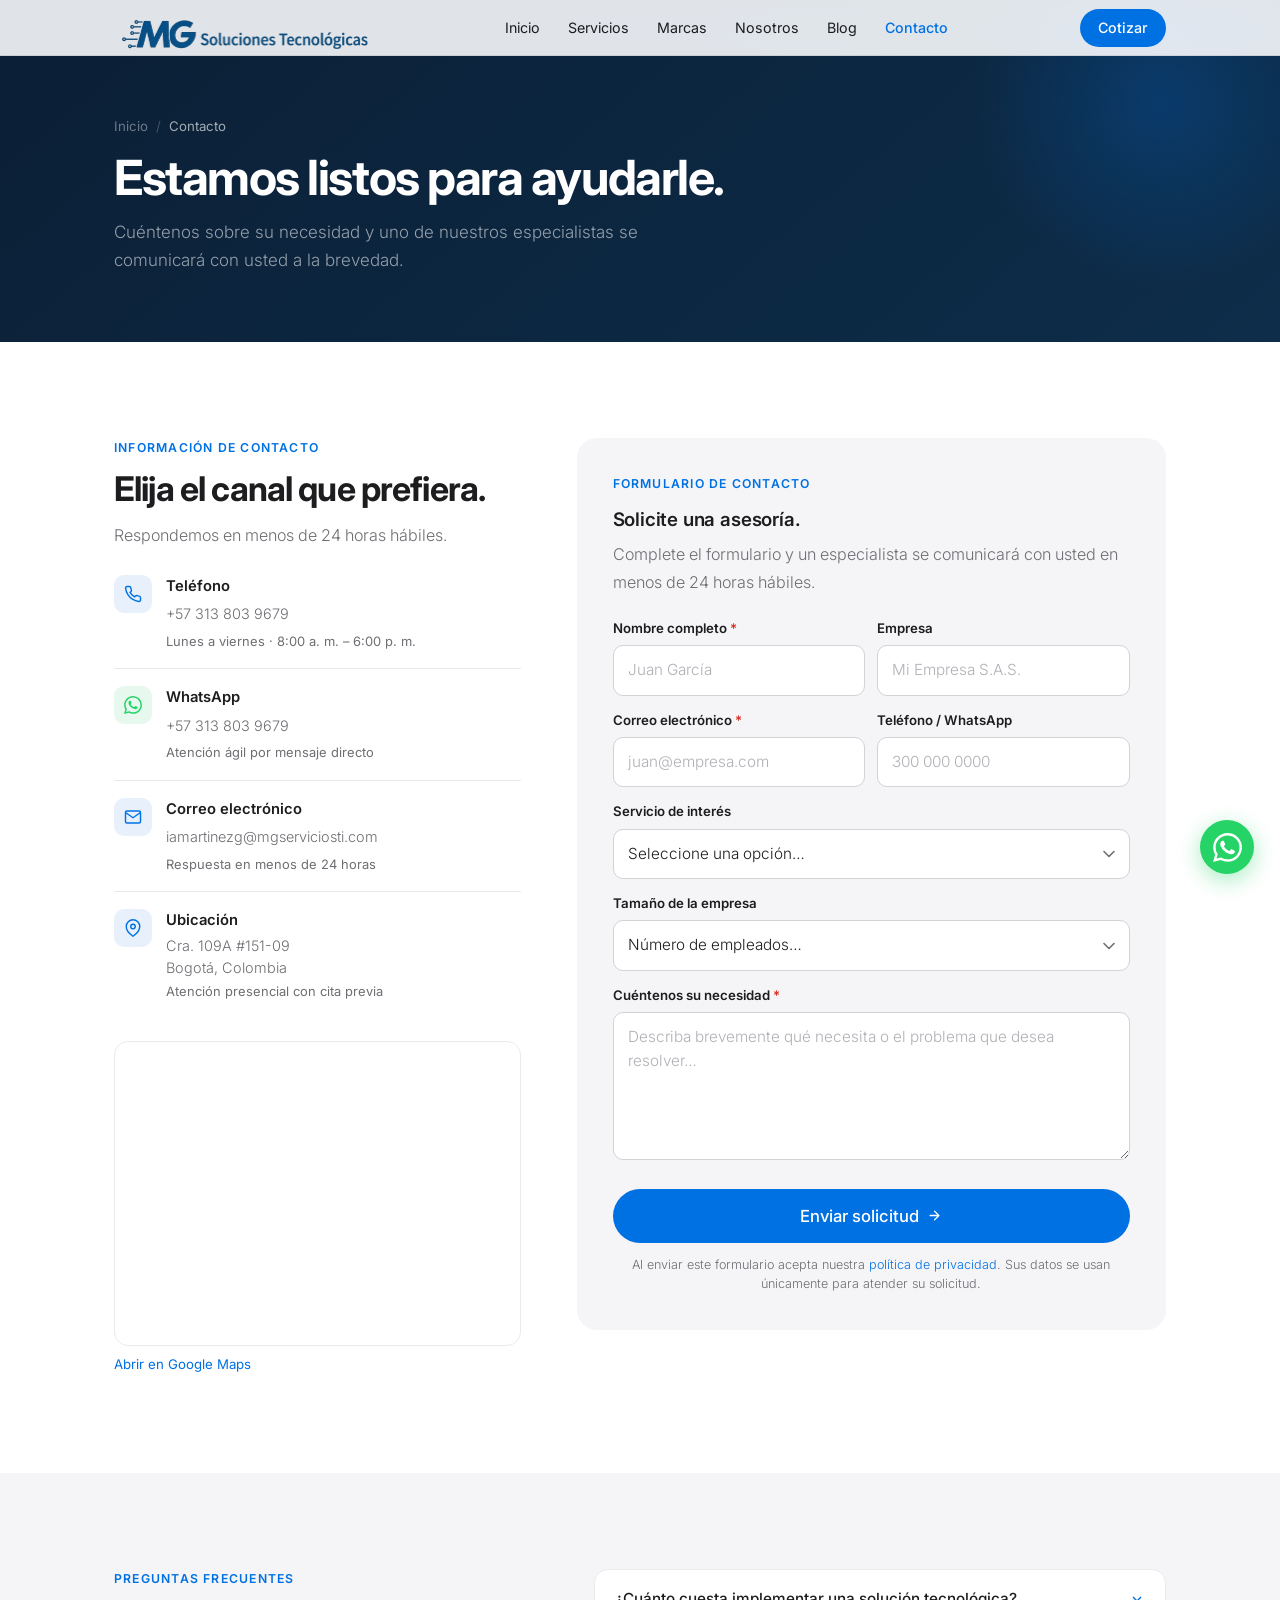
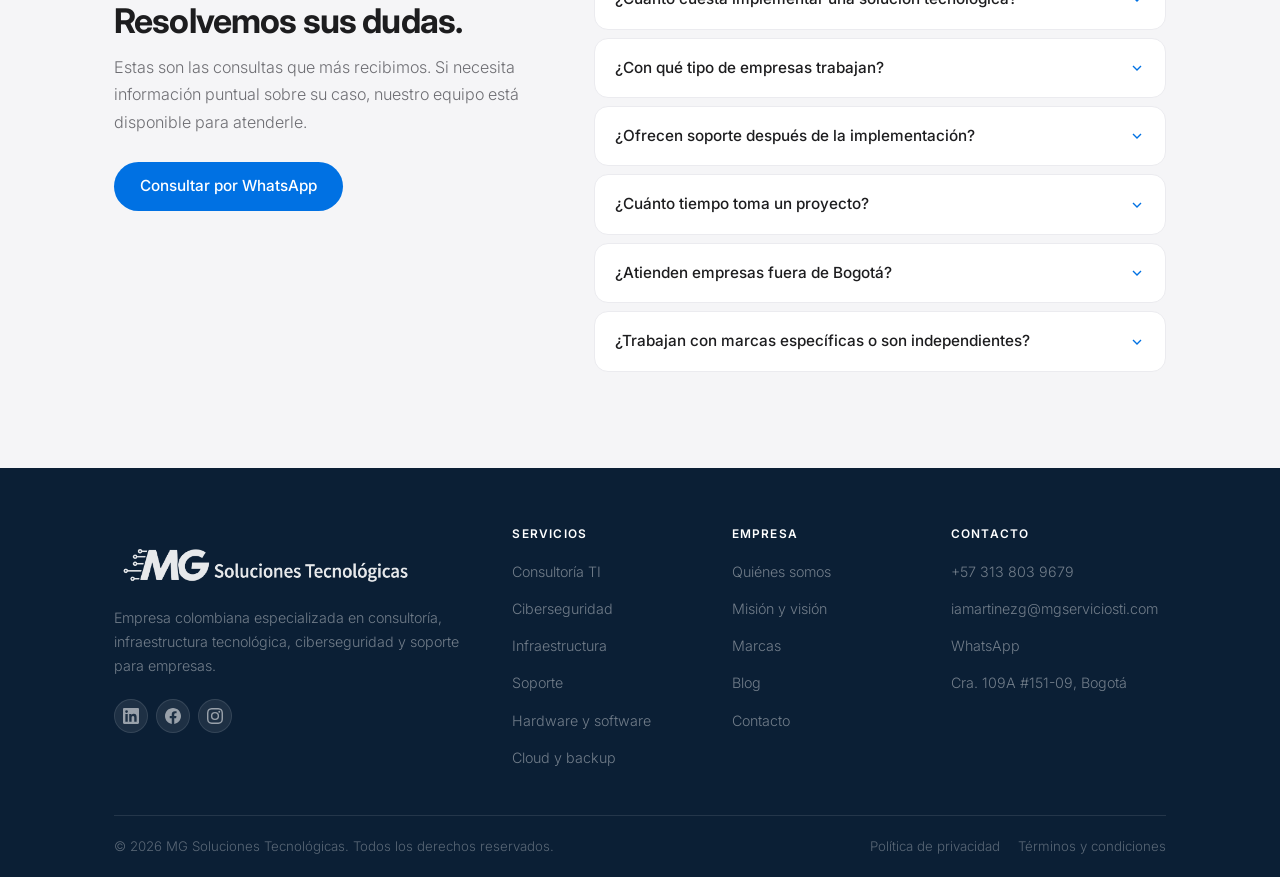
<file: pages/contacto.html>
<!DOCTYPE html>
<html lang="es">
<head>
<meta charset="utf-8">
<meta name="viewport" content="width=device-width, initial-scale=1">
<title>Contacto — MG Soluciones Tecnológicas</title>
<meta name="description" content="Contáctenos para recibir asesoría tecnológica personalizada. Teléfono +57 313 803 9679, WhatsApp, correo y formulario. Cra. 109A #151-09, Bogotá.">
<meta name="theme-color" content="#0B1F35">
<meta property="og:type" content="website">
<meta property="og:site_name" content="MG Soluciones Tecnológicas">
<meta property="og:title" content="Contacto — MG Soluciones Tecnológicas">
<meta property="og:description" content="Contáctenos para recibir asesoría tecnológica personalizada. Teléfono +57 313 803 9679, WhatsApp, correo y formulario. Cra. 109A #151-09, Bogotá.">
<meta property="og:locale" content="es_CO">
<link rel="icon" type="image/svg+xml" href="../images/favicon.svg">
<link rel="icon" type="image/png" sizes="32x32" href="../images/favicon-32.png">
<link rel="apple-touch-icon" href="../images/apple-touch-icon.png">
<link rel="preconnect" href="https://fonts.googleapis.com">
<link rel="preconnect" href="https://fonts.gstatic.com" crossorigin>
<link rel="stylesheet" href="../css/styles.css">
</head>
<body>
<a class="skip-link" href="#main">Saltar al contenido</a>
<header class="site-header">
  <div class="container">
    <div class="header-inner">
      <a class="brand" href="../index.html" aria-label="MG Soluciones Tecnológicas, ir al inicio">
        <img src="../images/logo.png" alt="MG Soluciones Tecnológicas" width="300" height="86">
      </a>
      <nav class="nav" aria-label="Navegación principal">
      <a href="../index.html">Inicio</a>
      <a href="servicios.html">Servicios</a>
      <a href="marcas.html">Marcas</a>
      <a href="nosotros.html">Nosotros</a>
      <a href="blog.html">Blog</a>
      <a href="contacto.html" aria-current="page">Contacto</a>
      </nav>
      <a class="btn btn--primary nav-cta" href="contacto.html">Cotizar</a>
      <button class="nav-toggle" type="button" aria-label="Abrir menú" aria-expanded="false" aria-controls="menuMovil">
        <span></span><span></span><span></span>
      </button>
    </div>
  </div>
</header>
<nav class="nav-mobile" id="menuMovil" aria-label="Navegación móvil">
  <a href="../index.html">Inicio</a>
      <a href="servicios.html">Servicios</a>
      <a href="marcas.html">Marcas</a>
      <a href="nosotros.html">Nosotros</a>
      <a href="blog.html">Blog</a>
      <a href="contacto.html" aria-current="page">Contacto</a>
  <a class="btn btn--primary" href="contacto.html">Solicitar Cotización</a>
</nav>
<main id="main">
<div class="page-head">
  <div class="container">
    <nav class="crumbs" aria-label="Ruta de navegación">
      <a href="../index.html">Inicio</a><span>/</span><span aria-current="page">Contacto</span>
    </nav>
    <h1 class="h-lg">Estamos listos para ayudarle.</h1>
    <p>Cuéntenos sobre su necesidad y uno de nuestros especialistas se comunicará con usted a la brevedad.</p>
  </div>
</div>

<section class="section bg-white">
  <div class="container">
    <div class="contact-layout">

      <div>
        <span class="eyebrow">Información de contacto</span>
        <h2 class="h-md">Elija el canal que prefiera.</h2>
        <p class="body">Respondemos en menos de 24 horas hábiles.</p>

        <div class="contact-list">
          <div class="contact-item">
            <div class="contact-item__icon"><svg viewBox="0 0 24 24" aria-hidden="true"><path d="M22 16.92v3a2 2 0 0 1-2.18 2 19.79 19.79 0 0 1-8.63-3.07 19.5 19.5 0 0 1-6-6A19.79 19.79 0 0 1 2.12 4.2 2 2 0 0 1 4.11 2h3a2 2 0 0 1 2 1.72c.13.96.36 1.9.7 2.81a2 2 0 0 1-.45 2.11L8.09 9.91a16 16 0 0 0 6 6l1.27-1.27a2 2 0 0 1 2.11-.45c.91.34 1.85.57 2.81.7A2 2 0 0 1 22 16.92z"/></svg></div>
            <div>
              <h3>Teléfono</h3>
              <a href="tel:+573138039679">+57 313 803 9679</a>
              <small>Lunes a viernes · 8:00 a. m. – 6:00 p. m.</small>
            </div>
          </div>

          <div class="contact-item">
            <div class="contact-item__icon contact-item__icon--wa">
              <svg viewBox="0 0 24 24" aria-hidden="true"><path d="M17.472 14.382c-.297-.149-1.758-.867-2.03-.967-.273-.099-.471-.148-.67.15-.197.297-.767.966-.94 1.164-.173.199-.347.223-.644.075-.297-.15-1.255-.463-2.39-1.475-.883-.788-1.48-1.761-1.653-2.059-.173-.297-.018-.458.13-.606.134-.133.298-.347.446-.52.149-.174.198-.298.298-.497.099-.198.05-.371-.025-.52-.075-.149-.669-1.612-.916-2.207-.242-.579-.487-.5-.669-.51-.173-.008-.371-.01-.57-.01-.198 0-.52.074-.792.372-.272.297-1.04 1.016-1.04 2.479 0 1.462 1.065 2.875 1.213 3.074.149.198 2.096 3.2 5.077 4.487.709.306 1.262.489 1.694.625.712.227 1.36.195 1.871.118.571-.085 1.758-.719 2.006-1.413.248-.694.248-1.289.173-1.413-.074-.124-.272-.198-.57-.347m-5.421 7.403h-.004a9.87 9.87 0 0 1-5.031-1.378l-.361-.214-3.741.982.998-3.648-.235-.374a9.86 9.86 0 0 1-1.51-5.26c.001-5.45 4.436-9.884 9.888-9.884 2.64 0 5.122 1.03 6.988 2.898a9.825 9.825 0 0 1 2.893 6.994c-.003 5.45-4.437 9.884-9.885 9.884m8.413-18.297A11.815 11.815 0 0 0 12.05 0C5.495 0 .16 5.335.157 11.892c0 2.096.547 4.142 1.588 5.945L.057 24l6.305-1.654a11.882 11.882 0 0 0 5.683 1.448h.005c6.554 0 11.89-5.335 11.893-11.893a11.821 11.821 0 0 0-3.48-8.413Z"/></svg>
            </div>
            <div>
              <h3>WhatsApp</h3>
              <a href="https://wa.me/573138039679?text=Hola%2C%20me%20gustar%C3%ADa%20recibir%20informaci%C3%B3n%20sobre%20sus%20servicios." target="_blank" rel="noopener">+57 313 803 9679</a>
              <small>Atención ágil por mensaje directo</small>
            </div>
          </div>

          <div class="contact-item">
            <div class="contact-item__icon"><svg viewBox="0 0 24 24" aria-hidden="true"><rect x="2" y="4" width="20" height="16" rx="2"/><path d="m22 6-10 7L2 6"/></svg></div>
            <div>
              <h3>Correo electrónico</h3>
              <a href="mailto:iamartinezg@mgserviciosti.com">iamartinezg@mgserviciosti.com</a>
              <small>Respuesta en menos de 24 horas</small>
            </div>
          </div>

          <div class="contact-item">
            <div class="contact-item__icon"><svg viewBox="0 0 24 24" aria-hidden="true"><path d="M21 10c0 7-9 13-9 13s-9-6-9-13a9 9 0 0 1 18 0z"/><circle cx="12" cy="10" r="3"/></svg></div>
            <div>
              <h3>Ubicación</h3>
              <p>Cra. 109A #151-09<br>Bogotá, Colombia</p>
              <small>Atención presencial con cita previa</small>
            </div>
          </div>
        </div>

        <div class="map">
          <iframe
            title="Mapa con la ubicación de MG Soluciones Tecnológicas en Cra. 109A #151-09, Bogotá"
            src="https://www.google.com/maps?q=Carrera+109A+%23151-09%2C+Bogot%C3%A1%2C+Colombia&amp;hl=es&amp;z=16&amp;output=embed"
            loading="lazy" referrerpolicy="no-referrer-when-downgrade" allowfullscreen></iframe>
        </div>
        <a class="map-link" href="https://www.google.com/maps/search/?api=1&amp;query=Carrera+109A+%23151-09%2C+Bogot%C3%A1%2C+Colombia" target="_blank" rel="noopener">Abrir en Google Maps</a>
      </div>

      <div class="form-card">
        <span class="eyebrow">Formulario de contacto</span>
        <h2 class="h-sm" style="margin-bottom:6px">Solicite una asesoría.</h2>
        <p class="body" style="margin-bottom:22px">Complete el formulario y un especialista se comunicará con usted en menos de 24 horas hábiles.</p>

        <div class="alert alert--ok" id="avisoOk" role="status">
          <svg viewBox="0 0 24 24" aria-hidden="true"><polyline points="20 6 9 17 4 12"/></svg>
          <span>Mensaje enviado correctamente. Nos comunicaremos con usted muy pronto.</span>
        </div>
        <div class="alert alert--err" id="avisoError" role="alert">
          <svg viewBox="0 0 24 24" aria-hidden="true" fill="none" stroke="currentColor" stroke-width="2"><circle cx="12" cy="12" r="10"/><path d="M12 8v5M12 16h.01"/></svg>
          <span>No fue posible enviar el mensaje. Escríbanos por <a href="https://wa.me/573138039679" target="_blank" rel="noopener">WhatsApp</a> o a <a href="mailto:iamartinezg@mgserviciosti.com">iamartinezg@mgserviciosti.com</a>.</span>
        </div>

        <form id="formContacto" action="https://formsubmit.co/ajax/iamartinezg@mgserviciosti.com" method="POST" novalidate>
          <input type="hidden" name="_subject" value="Nueva solicitud desde el sitio web de MG Soluciones Tecnológicas">
          <input type="hidden" name="_template" value="table">
          <input type="hidden" name="_captcha" value="false">
          <input type="text" name="_honey" tabindex="-1" autocomplete="off" aria-hidden="true" style="display:none">

          <div class="field-row">
            <div class="field">
              <label for="nombre">Nombre completo <span class="req" aria-hidden="true">*</span></label>
              <input type="text" id="nombre" name="nombre" placeholder="Juan García" autocomplete="name" required
                     data-msg="Por favor indique su nombre.">
            </div>
            <div class="field">
              <label for="empresa">Empresa</label>
              <input type="text" id="empresa" name="empresa" placeholder="Mi Empresa S.A.S." autocomplete="organization">
            </div>
          </div>

          <div class="field-row">
            <div class="field">
              <label for="email">Correo electrónico <span class="req" aria-hidden="true">*</span></label>
              <input type="email" id="email" name="email" placeholder="juan@empresa.com" autocomplete="email" required
                     data-msg="Por favor indique su correo electrónico.">
            </div>
            <div class="field">
              <label for="telefono">Teléfono / WhatsApp</label>
              <input type="tel" id="telefono" name="telefono" placeholder="300 000 0000" autocomplete="tel" inputmode="tel">
            </div>
          </div>

          <div class="field">
            <label for="servicio">Servicio de interés</label>
            <select id="servicio" name="servicio">
              <option value="" selected disabled>Seleccione una opción…</option>
              <option>Consultoría TI</option>
              <option>Ciberseguridad</option>
              <option>Infraestructura tecnológica</option>
              <option>Soporte y mantenimiento</option>
              <option>Hardware y software</option>
              <option>Cloud y backup</option>
              <option>Aún no lo tengo claro</option>
            </select>
          </div>

          <div class="field">
            <label for="empleados">Tamaño de la empresa</label>
            <select id="empleados" name="empleados">
              <option value="" selected disabled>Número de empleados…</option>
              <option>1 – 10</option>
              <option>11 – 50</option>
              <option>51 – 200</option>
              <option>Más de 200</option>
            </select>
          </div>

          <div class="field">
            <label for="mensaje">Cuéntenos su necesidad <span class="req" aria-hidden="true">*</span></label>
            <textarea id="mensaje" name="mensaje" rows="5" required
              placeholder="Describa brevemente qué necesita o el problema que desea resolver…"
              data-msg="Por favor describa brevemente su necesidad."></textarea>
          </div>

          <button class="btn btn--primary btn--lg form-submit" type="submit">
            Enviar solicitud <svg viewBox="0 0 24 24" aria-hidden="true"><path d="M5 12h14M12 5l7 7-7 7"/></svg>
          </button>

          <p class="form-legal">Al enviar este formulario acepta nuestra <a href="#">política de privacidad</a>. Sus datos se usan únicamente para atender su solicitud.</p>
        </form>
      </div>

    </div>
  </div>
</section>

<section class="section bg-gray">
  <div class="container">
    <div class="faq-layout">
      <div>
        <span class="eyebrow">Preguntas frecuentes</span>
        <h2 class="h-md">Resolvemos sus dudas.</h2>
        <p class="body" style="margin-bottom:26px">Estas son las consultas que más recibimos. Si necesita información puntual sobre su caso, nuestro equipo está disponible para atenderle.</p>
        <a class="btn btn--primary" href="https://wa.me/573138039679?text=Hola%2C%20me%20gustar%C3%ADa%20recibir%20informaci%C3%B3n%20sobre%20sus%20servicios." target="_blank" rel="noopener">Consultar por WhatsApp</a>
      </div>
      <div class="faq-list">
        <div class="faq-item">
          <button class="faq-q" type="button" aria-expanded="false" aria-controls="faq1">
            ¿Cuánto cuesta implementar una solución tecnológica?<svg viewBox="0 0 24 24" aria-hidden="true"><polyline points="6 9 12 15 18 9"/></svg>
          </button>
          <div class="faq-a" id="faq1" hidden>El costo depende del alcance, del estado actual de su infraestructura y de los objetivos que quiera alcanzar. Trabajamos con propuestas flexibles y ajustadas al tamaño de cada organización, de modo que la inversión siempre tenga un retorno claro. El primer paso es una asesoría gratuita en la que evaluamos su caso y le presentamos las alternativas disponibles.</div>
        </div>
        <div class="faq-item">
          <button class="faq-q" type="button" aria-expanded="false" aria-controls="faq2">
            ¿Con qué tipo de empresas trabajan?<svg viewBox="0 0 24 24" aria-hidden="true"><polyline points="6 9 12 15 18 9"/></svg>
          </button>
          <div class="faq-a" id="faq2" hidden>Atendemos organizaciones de distintos tamaños y sectores, desde empresas que están dando sus primeros pasos en digitalización hasta compañías que necesitan fortalecer su infraestructura o su postura de ciberseguridad. Nuestro enfoque consultivo nos permite adaptar cada solución al contexto real del cliente. Escríbanos y le contamos cómo podemos apoyarle.</div>
        </div>
        <div class="faq-item">
          <button class="faq-q" type="button" aria-expanded="false" aria-controls="faq3">
            ¿Ofrecen soporte después de la implementación?<svg viewBox="0 0 24 24" aria-hidden="true"><polyline points="6 9 12 15 18 9"/></svg>
          </button>
          <div class="faq-a" id="faq3" hidden>Sí. El acompañamiento no termina con la entrega del proyecto. Contamos con planes de soporte y mantenimiento que incluyen mesa de ayuda, atención remota y visitas en sitio, diseñados según la criticidad de su operación. Solicite una cotización y le detallamos las modalidades disponibles.</div>
        </div>
        <div class="faq-item">
          <button class="faq-q" type="button" aria-expanded="false" aria-controls="faq4">
            ¿Cuánto tiempo toma un proyecto?<svg viewBox="0 0 24 24" aria-hidden="true"><polyline points="6 9 12 15 18 9"/></svg>
          </button>
          <div class="faq-a" id="faq4" hidden>Depende del tipo de solución. Algunas implementaciones se completan en pocos días y otras, de mayor complejidad, requieren varias semanas. Lo que sí garantizamos es un cronograma claro desde el inicio y comunicación constante durante todo el proceso. Agende una reunión y le damos un estimado concreto para su caso.</div>
        </div>
        <div class="faq-item">
          <button class="faq-q" type="button" aria-expanded="false" aria-controls="faq5">
            ¿Atienden empresas fuera de Bogotá?<svg viewBox="0 0 24 24" aria-hidden="true"><polyline points="6 9 12 15 18 9"/></svg>
          </button>
          <div class="faq-a" id="faq5" hidden>Sí. Buena parte de nuestros servicios se gestionan de forma remota, lo que nos permite atender clientes en cualquier ciudad del país. Para proyectos que requieren presencia física, lo coordinamos con anticipación. Cuéntenos dónde está su empresa y buscamos la mejor forma de acompañarle.</div>
        </div>
        <div class="faq-item">
          <button class="faq-q" type="button" aria-expanded="false" aria-controls="faq6">
            ¿Trabajan con marcas específicas o son independientes?<svg viewBox="0 0 24 24" aria-hidden="true"><polyline points="6 9 12 15 18 9"/></svg>
          </button>
          <div class="faq-a" id="faq6" hidden>Somos aliados de varios fabricantes reconocidos, lo que nos permite ofrecer respaldo y garantía en cada implementación. Al mismo tiempo mantenemos independencia para recomendar la tecnología que mejor resuelva su necesidad, no la que más nos convenga vender. Contáctenos y evaluamos juntos las opciones para su organización.</div>
        </div>
      </div>
    </div>
  </div>
</section>
</main>
<footer class="site-footer">
  <div class="container">
    <div class="footer-grid">
      <div class="footer-brand">
        <a href="../index.html"><img src="../images/logo.png" alt="MG Soluciones Tecnológicas" width="300" height="86"></a>
        <p>Empresa colombiana especializada en consultoría, infraestructura tecnológica, ciberseguridad y soporte para empresas.</p>
        <div class="socials">
          <a href="#" aria-label="LinkedIn"><svg viewBox="0 0 24 24"><path d="M20.45 20.45h-3.56v-5.57c0-1.33-.02-3.04-1.85-3.04-1.85 0-2.14 1.45-2.14 2.94v5.67H9.35V9h3.41v1.56h.05a3.74 3.74 0 0 1 3.37-1.85c3.6 0 4.27 2.37 4.27 5.46zM5.34 7.43a2.06 2.06 0 1 1 0-4.13 2.06 2.06 0 0 1 0 4.13M7.12 20.45H3.56V9h3.56zM22.22 0H1.77C.79 0 0 .77 0 1.72v20.56C0 23.23.79 24 1.77 24h20.45c.98 0 1.78-.77 1.78-1.72V1.72C24 .77 23.2 0 22.22 0"/></svg></a>
          <a href="#" aria-label="Facebook"><svg viewBox="0 0 24 24"><path d="M24 12.07C24 5.4 18.63 0 12 0S0 5.4 0 12.07C0 18.1 4.39 23.1 10.13 24v-8.44H7.08v-3.49h3.05V9.41c0-3.02 1.79-4.69 4.53-4.69 1.31 0 2.68.24 2.68.24v2.97h-1.51c-1.49 0-1.96.93-1.96 1.89v2.25h3.33l-.53 3.49h-2.8V24C19.61 23.1 24 18.1 24 12.07"/></svg></a>
          <a href="#" aria-label="Instagram"><svg viewBox="0 0 24 24"><path d="M12 2.16c3.2 0 3.58.01 4.85.07 3.25.15 4.77 1.69 4.92 4.92.06 1.27.07 1.65.07 4.85s-.01 3.58-.07 4.85c-.15 3.23-1.66 4.77-4.92 4.92-1.27.06-1.65.07-4.85.07s-3.58-.01-4.85-.07c-3.26-.15-4.77-1.7-4.92-4.92-.06-1.27-.07-1.65-.07-4.85s.01-3.58.07-4.85C2.38 3.92 3.89 2.38 7.15 2.23 8.42 2.17 8.8 2.16 12 2.16M12 0C8.74 0 8.33.01 7.05.07 2.7.27.27 2.69.07 7.05.01 8.33 0 8.74 0 12s.01 3.67.07 4.95c.2 4.36 2.62 6.78 6.98 6.98C8.33 23.99 8.74 24 12 24s3.67-.01 4.95-.07c4.35-.2 6.78-2.62 6.98-6.98.06-1.28.07-1.69.07-4.95s-.01-3.67-.07-4.95c-.2-4.35-2.62-6.78-6.98-6.98C15.67.01 15.26 0 12 0m0 5.84a6.16 6.16 0 1 0 0 12.32 6.16 6.16 0 0 0 0-12.32M12 16a4 4 0 1 1 0-8 4 4 0 0 1 0 8m6.41-11.85a1.44 1.44 0 1 0 0 2.88 1.44 1.44 0 0 0 0-2.88"/></svg></a>
        </div>
      </div>
      <div class="footer-col">
        <h2>Servicios</h2>
        <ul>
          <li><a href="servicios.html#consultoria">Consultoría TI</a></li>
          <li><a href="servicios.html#ciberseguridad">Ciberseguridad</a></li>
          <li><a href="servicios.html#infraestructura">Infraestructura</a></li>
          <li><a href="servicios.html#soporte">Soporte</a></li>
          <li><a href="servicios.html#hardware">Hardware y software</a></li>
          <li><a href="servicios.html#cloud">Cloud y backup</a></li>
        </ul>
      </div>
      <div class="footer-col">
        <h2>Empresa</h2>
        <ul>
          <li><a href="nosotros.html">Quiénes somos</a></li>
          <li><a href="nosotros.html#proposito">Misión y visión</a></li>
          <li><a href="marcas.html">Marcas</a></li>
          <li><a href="blog.html">Blog</a></li>
          <li><a href="contacto.html">Contacto</a></li>
        </ul>
      </div>
      <div class="footer-col">
        <h2>Contacto</h2>
        <ul>
          <li><a href="tel:+573138039679">+57 313 803 9679</a></li>
          <li><a href="mailto:iamartinezg@mgserviciosti.com">iamartinezg@mgserviciosti.com</a></li>
          <li><a href="https://wa.me/573138039679?text=Hola%2C%20me%20gustar%C3%ADa%20recibir%20informaci%C3%B3n%20sobre%20sus%20servicios." target="_blank" rel="noopener">WhatsApp</a></li>
          <li><a href="https://www.google.com/maps/search/?api=1&amp;query=Carrera+109A+%23151-09%2C+Bogot%C3%A1%2C+Colombia" target="_blank" rel="noopener">Cra. 109A #151-09, Bogotá</a></li>
        </ul>
      </div>
    </div>
    <div class="footer-bottom">
      <p>&copy; <span data-year>2026</span> MG Soluciones Tecnológicas. Todos los derechos reservados.</p>
      <nav aria-label="Enlaces legales">
        <a href="#">Política de privacidad</a>
        <a href="#">Términos y condiciones</a>
      </nav>
    </div>
  </div>
</footer>

<a class="wa-float" href="https://wa.me/573138039679?text=Hola%2C%20me%20gustar%C3%ADa%20recibir%20informaci%C3%B3n%20sobre%20sus%20servicios." target="_blank" rel="noopener" aria-label="Escribir por WhatsApp">
  <span class="wa-float__label">Escríbenos por WhatsApp</span>
  <svg viewBox="0 0 24 24" aria-hidden="true"><path d="M17.472 14.382c-.297-.149-1.758-.867-2.03-.967-.273-.099-.471-.148-.67.15-.197.297-.767.966-.94 1.164-.173.199-.347.223-.644.075-.297-.15-1.255-.463-2.39-1.475-.883-.788-1.48-1.761-1.653-2.059-.173-.297-.018-.458.13-.606.134-.133.298-.347.446-.52.149-.174.198-.298.298-.497.099-.198.05-.371-.025-.52-.075-.149-.669-1.612-.916-2.207-.242-.579-.487-.5-.669-.51-.173-.008-.371-.01-.57-.01-.198 0-.52.074-.792.372-.272.297-1.04 1.016-1.04 2.479 0 1.462 1.065 2.875 1.213 3.074.149.198 2.096 3.2 5.077 4.487.709.306 1.262.489 1.694.625.712.227 1.36.195 1.871.118.571-.085 1.758-.719 2.006-1.413.248-.694.248-1.289.173-1.413-.074-.124-.272-.198-.57-.347m-5.421 7.403h-.004a9.87 9.87 0 0 1-5.031-1.378l-.361-.214-3.741.982.998-3.648-.235-.374a9.86 9.86 0 0 1-1.51-5.26c.001-5.45 4.436-9.884 9.888-9.884 2.64 0 5.122 1.03 6.988 2.898a9.825 9.825 0 0 1 2.893 6.994c-.003 5.45-4.437 9.884-9.885 9.884m8.413-18.297A11.815 11.815 0 0 0 12.05 0C5.495 0 .16 5.335.157 11.892c0 2.096.547 4.142 1.588 5.945L.057 24l6.305-1.654a11.882 11.882 0 0 0 5.683 1.448h.005c6.554 0 11.89-5.335 11.893-11.893a11.821 11.821 0 0 0-3.48-8.413Z"/></svg>
</a>

<script src="../js/main.js" defer></script>
</body>
</html>
</file>
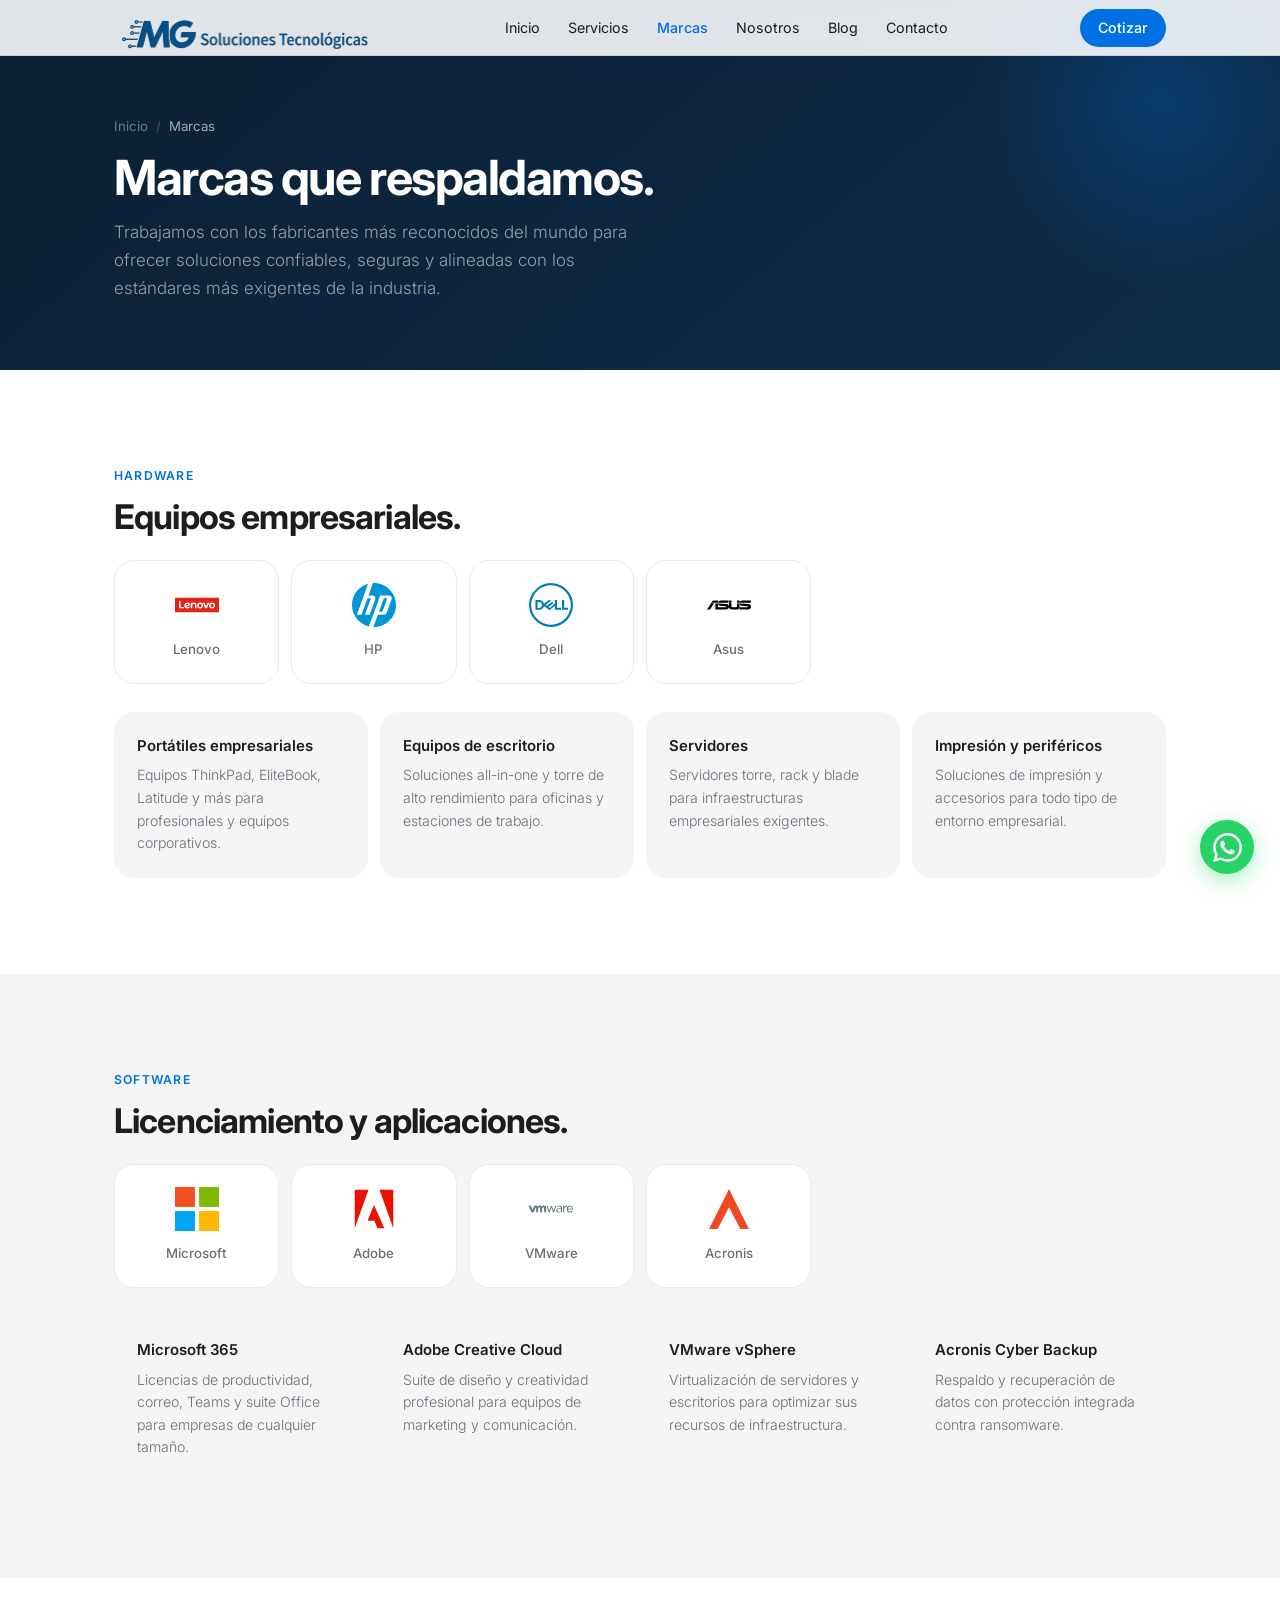
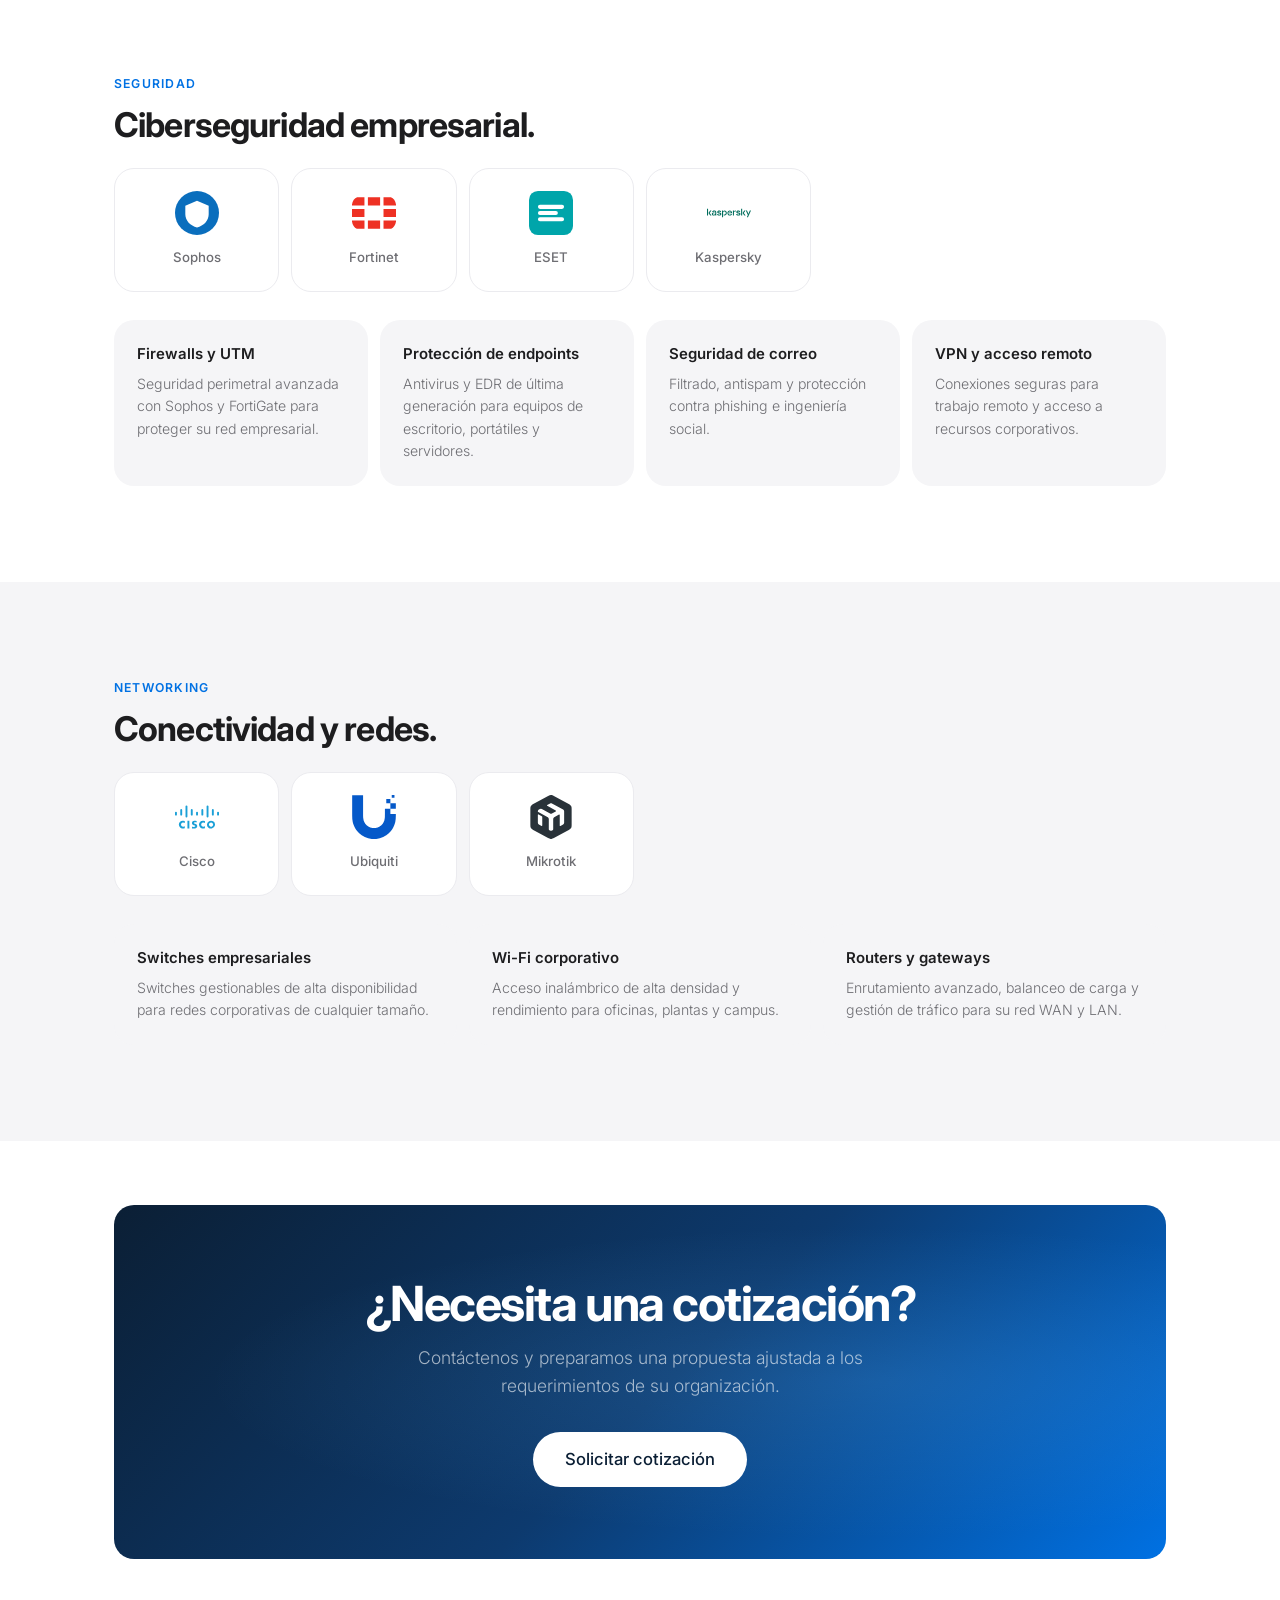
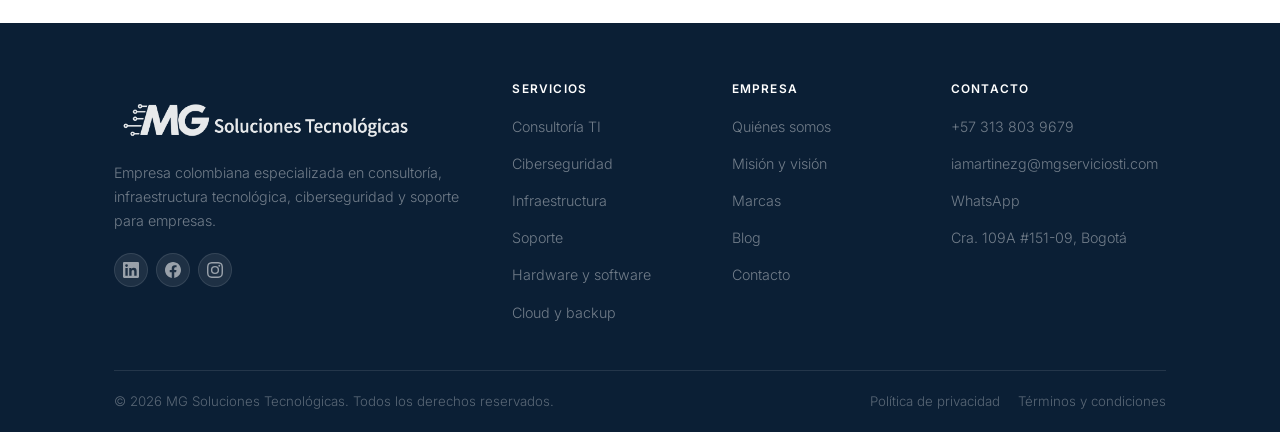
<file: pages/marcas.html>
<!DOCTYPE html>
<html lang="es">
<head>
<meta charset="utf-8">
<meta name="viewport" content="width=device-width, initial-scale=1">
<title>Marcas — MG Soluciones Tecnológicas</title>
<meta name="description" content="Trabajamos con Lenovo, HP, Dell, Microsoft, Sophos, Fortinet, Cisco, Kaspersky y más fabricantes líderes.">
<meta name="theme-color" content="#0B1F35">
<meta property="og:type" content="website">
<meta property="og:site_name" content="MG Soluciones Tecnológicas">
<meta property="og:title" content="Marcas — MG Soluciones Tecnológicas">
<meta property="og:description" content="Trabajamos con Lenovo, HP, Dell, Microsoft, Sophos, Fortinet, Cisco, Kaspersky y más fabricantes líderes.">
<meta property="og:locale" content="es_CO">
<link rel="icon" type="image/svg+xml" href="../images/favicon.svg">
<link rel="icon" type="image/png" sizes="32x32" href="../images/favicon-32.png">
<link rel="apple-touch-icon" href="../images/apple-touch-icon.png">
<link rel="preconnect" href="https://fonts.googleapis.com">
<link rel="preconnect" href="https://fonts.gstatic.com" crossorigin>
<link rel="stylesheet" href="../css/styles.css">
</head>
<body>
<a class="skip-link" href="#main">Saltar al contenido</a>
<header class="site-header">
  <div class="container">
    <div class="header-inner">
      <a class="brand" href="../index.html" aria-label="MG Soluciones Tecnológicas, ir al inicio">
        <img src="../images/logo.png" alt="MG Soluciones Tecnológicas" width="300" height="86">
      </a>
      <nav class="nav" aria-label="Navegación principal">
      <a href="../index.html">Inicio</a>
      <a href="servicios.html">Servicios</a>
      <a href="marcas.html" aria-current="page">Marcas</a>
      <a href="nosotros.html">Nosotros</a>
      <a href="blog.html">Blog</a>
      <a href="contacto.html">Contacto</a>
      </nav>
      <a class="btn btn--primary nav-cta" href="contacto.html">Cotizar</a>
      <button class="nav-toggle" type="button" aria-label="Abrir menú" aria-expanded="false" aria-controls="menuMovil">
        <span></span><span></span><span></span>
      </button>
    </div>
  </div>
</header>
<nav class="nav-mobile" id="menuMovil" aria-label="Navegación móvil">
  <a href="../index.html">Inicio</a>
      <a href="servicios.html">Servicios</a>
      <a href="marcas.html" aria-current="page">Marcas</a>
      <a href="nosotros.html">Nosotros</a>
      <a href="blog.html">Blog</a>
      <a href="contacto.html">Contacto</a>
  <a class="btn btn--primary" href="contacto.html">Solicitar Cotización</a>
</nav>
<main id="main">
<div class="page-head">
  <div class="container">
    <nav class="crumbs" aria-label="Ruta de navegación">
      <a href="../index.html">Inicio</a><span>/</span><span aria-current="page">Marcas</span>
    </nav>
    <h1 class="h-lg">Marcas que respaldamos.</h1>
    <p>Trabajamos con los fabricantes más reconocidos del mundo para ofrecer soluciones confiables, seguras y alineadas con los estándares más exigentes de la industria.</p>
  </div>
</div>
<section class="section">
  <div class="container">
    <span class="eyebrow">Hardware</span>
    <h2 class="h-md">Equipos empresariales.</h2>
    <div class="brand-row" style="margin:24px 0 28px">
        <div class="brand-item">
          <div class="brand-item__logo"><img src="../images/brands/lenovo.svg" alt="" loading="lazy" width="64" height="64"></div>
          <span class="brand-item__name">Lenovo</span>
        </div>
        <div class="brand-item">
          <div class="brand-item__logo"><img src="../images/brands/hp.svg" alt="" loading="lazy" width="64" height="64"></div>
          <span class="brand-item__name">HP</span>
        </div>
        <div class="brand-item">
          <div class="brand-item__logo"><img src="../images/brands/dell.svg" alt="" loading="lazy" width="64" height="64"></div>
          <span class="brand-item__name">Dell</span>
        </div>
        <div class="brand-item">
          <div class="brand-item__logo"><img src="../images/brands/asus.svg" alt="" loading="lazy" width="64" height="64"></div>
          <span class="brand-item__name">Asus</span>
        </div>
    </div>
    <div class="product-grid">
        <article class="product-card"><h3>Portátiles empresariales</h3><p>Equipos ThinkPad, EliteBook, Latitude y más para profesionales y equipos corporativos.</p></article>
        <article class="product-card"><h3>Equipos de escritorio</h3><p>Soluciones all-in-one y torre de alto rendimiento para oficinas y estaciones de trabajo.</p></article>
        <article class="product-card"><h3>Servidores</h3><p>Servidores torre, rack y blade para infraestructuras empresariales exigentes.</p></article>
        <article class="product-card"><h3>Impresión y periféricos</h3><p>Soluciones de impresión y accesorios para todo tipo de entorno empresarial.</p></article>
    </div>
  </div>
</section>
<section class="section bg-gray">
  <div class="container">
    <span class="eyebrow">Software</span>
    <h2 class="h-md">Licenciamiento y aplicaciones.</h2>
    <div class="brand-row" style="margin:24px 0 28px">
        <div class="brand-item">
          <div class="brand-item__logo"><img src="../images/brands/microsoft.svg" alt="" loading="lazy" width="64" height="64"></div>
          <span class="brand-item__name">Microsoft</span>
        </div>
        <div class="brand-item">
          <div class="brand-item__logo"><img src="../images/brands/adobe.svg" alt="" loading="lazy" width="64" height="64"></div>
          <span class="brand-item__name">Adobe</span>
        </div>
        <div class="brand-item">
          <div class="brand-item__logo"><img src="../images/brands/vmware.svg" alt="" loading="lazy" width="64" height="64"></div>
          <span class="brand-item__name">VMware</span>
        </div>
        <div class="brand-item">
          <div class="brand-item__logo"><img src="../images/brands/acronis.svg" alt="" loading="lazy" width="64" height="64"></div>
          <span class="brand-item__name">Acronis</span>
        </div>
    </div>
    <div class="product-grid">
        <article class="product-card"><h3>Microsoft 365</h3><p>Licencias de productividad, correo, Teams y suite Office para empresas de cualquier tamaño.</p></article>
        <article class="product-card"><h3>Adobe Creative Cloud</h3><p>Suite de diseño y creatividad profesional para equipos de marketing y comunicación.</p></article>
        <article class="product-card"><h3>VMware vSphere</h3><p>Virtualización de servidores y escritorios para optimizar sus recursos de infraestructura.</p></article>
        <article class="product-card"><h3>Acronis Cyber Backup</h3><p>Respaldo y recuperación de datos con protección integrada contra ransomware.</p></article>
    </div>
  </div>
</section>
<section class="section">
  <div class="container">
    <span class="eyebrow">Seguridad</span>
    <h2 class="h-md">Ciberseguridad empresarial.</h2>
    <div class="brand-row" style="margin:24px 0 28px">
        <div class="brand-item">
          <div class="brand-item__logo"><img src="../images/brands/sophos.svg" alt="" loading="lazy" width="64" height="64"></div>
          <span class="brand-item__name">Sophos</span>
        </div>
        <div class="brand-item">
          <div class="brand-item__logo"><img src="../images/brands/fortinet.svg" alt="" loading="lazy" width="64" height="64"></div>
          <span class="brand-item__name">Fortinet</span>
        </div>
        <div class="brand-item">
          <div class="brand-item__logo"><img src="../images/brands/eset.svg" alt="" loading="lazy" width="64" height="64"></div>
          <span class="brand-item__name">ESET</span>
        </div>
        <div class="brand-item">
          <div class="brand-item__logo"><img src="../images/brands/kaspersky.svg" alt="" loading="lazy" width="64" height="64"></div>
          <span class="brand-item__name">Kaspersky</span>
        </div>
    </div>
    <div class="product-grid">
        <article class="product-card"><h3>Firewalls y UTM</h3><p>Seguridad perimetral avanzada con Sophos y FortiGate para proteger su red empresarial.</p></article>
        <article class="product-card"><h3>Protección de endpoints</h3><p>Antivirus y EDR de última generación para equipos de escritorio, portátiles y servidores.</p></article>
        <article class="product-card"><h3>Seguridad de correo</h3><p>Filtrado, antispam y protección contra phishing e ingeniería social.</p></article>
        <article class="product-card"><h3>VPN y acceso remoto</h3><p>Conexiones seguras para trabajo remoto y acceso a recursos corporativos.</p></article>
    </div>
  </div>
</section>
<section class="section bg-gray">
  <div class="container">
    <span class="eyebrow">Networking</span>
    <h2 class="h-md">Conectividad y redes.</h2>
    <div class="brand-row" style="margin:24px 0 28px">
        <div class="brand-item">
          <div class="brand-item__logo"><img src="../images/brands/cisco.svg" alt="" loading="lazy" width="64" height="64"></div>
          <span class="brand-item__name">Cisco</span>
        </div>
        <div class="brand-item">
          <div class="brand-item__logo"><img src="../images/brands/ubiquiti.svg" alt="" loading="lazy" width="64" height="64"></div>
          <span class="brand-item__name">Ubiquiti</span>
        </div>
        <div class="brand-item">
          <div class="brand-item__logo"><img src="../images/brands/mikrotik.svg" alt="" loading="lazy" width="64" height="64"></div>
          <span class="brand-item__name">Mikrotik</span>
        </div>
    </div>
    <div class="product-grid">
        <article class="product-card"><h3>Switches empresariales</h3><p>Switches gestionables de alta disponibilidad para redes corporativas de cualquier tamaño.</p></article>
        <article class="product-card"><h3>Wi-Fi corporativo</h3><p>Acceso inalámbrico de alta densidad y rendimiento para oficinas, plantas y campus.</p></article>
        <article class="product-card"><h3>Routers y gateways</h3><p>Enrutamiento avanzado, balanceo de carga y gestión de tráfico para su red WAN y LAN.</p></article>
    </div>
  </div>
</section><section class="section--sm">
  <div class="container">
    <div class="cta">
      <h2 class="h-lg">¿Necesita una cotización?</h2>
      <p>Contáctenos y preparamos una propuesta ajustada a los requerimientos de su organización.</p>
      <div class="cta-actions">
        <a class="btn btn--light btn--lg" href="contacto.html">Solicitar cotización</a>
        
      </div>
    </div>
  </div>
</section>
</main>
<footer class="site-footer">
  <div class="container">
    <div class="footer-grid">
      <div class="footer-brand">
        <a href="../index.html"><img src="../images/logo.png" alt="MG Soluciones Tecnológicas" width="300" height="86"></a>
        <p>Empresa colombiana especializada en consultoría, infraestructura tecnológica, ciberseguridad y soporte para empresas.</p>
        <div class="socials">
          <a href="#" aria-label="LinkedIn"><svg viewBox="0 0 24 24"><path d="M20.45 20.45h-3.56v-5.57c0-1.33-.02-3.04-1.85-3.04-1.85 0-2.14 1.45-2.14 2.94v5.67H9.35V9h3.41v1.56h.05a3.74 3.74 0 0 1 3.37-1.85c3.6 0 4.27 2.37 4.27 5.46zM5.34 7.43a2.06 2.06 0 1 1 0-4.13 2.06 2.06 0 0 1 0 4.13M7.12 20.45H3.56V9h3.56zM22.22 0H1.77C.79 0 0 .77 0 1.72v20.56C0 23.23.79 24 1.77 24h20.45c.98 0 1.78-.77 1.78-1.72V1.72C24 .77 23.2 0 22.22 0"/></svg></a>
          <a href="#" aria-label="Facebook"><svg viewBox="0 0 24 24"><path d="M24 12.07C24 5.4 18.63 0 12 0S0 5.4 0 12.07C0 18.1 4.39 23.1 10.13 24v-8.44H7.08v-3.49h3.05V9.41c0-3.02 1.79-4.69 4.53-4.69 1.31 0 2.68.24 2.68.24v2.97h-1.51c-1.49 0-1.96.93-1.96 1.89v2.25h3.33l-.53 3.49h-2.8V24C19.61 23.1 24 18.1 24 12.07"/></svg></a>
          <a href="#" aria-label="Instagram"><svg viewBox="0 0 24 24"><path d="M12 2.16c3.2 0 3.58.01 4.85.07 3.25.15 4.77 1.69 4.92 4.92.06 1.27.07 1.65.07 4.85s-.01 3.58-.07 4.85c-.15 3.23-1.66 4.77-4.92 4.92-1.27.06-1.65.07-4.85.07s-3.58-.01-4.85-.07c-3.26-.15-4.77-1.7-4.92-4.92-.06-1.27-.07-1.65-.07-4.85s.01-3.58.07-4.85C2.38 3.92 3.89 2.38 7.15 2.23 8.42 2.17 8.8 2.16 12 2.16M12 0C8.74 0 8.33.01 7.05.07 2.7.27.27 2.69.07 7.05.01 8.33 0 8.74 0 12s.01 3.67.07 4.95c.2 4.36 2.62 6.78 6.98 6.98C8.33 23.99 8.74 24 12 24s3.67-.01 4.95-.07c4.35-.2 6.78-2.62 6.98-6.98.06-1.28.07-1.69.07-4.95s-.01-3.67-.07-4.95c-.2-4.35-2.62-6.78-6.98-6.98C15.67.01 15.26 0 12 0m0 5.84a6.16 6.16 0 1 0 0 12.32 6.16 6.16 0 0 0 0-12.32M12 16a4 4 0 1 1 0-8 4 4 0 0 1 0 8m6.41-11.85a1.44 1.44 0 1 0 0 2.88 1.44 1.44 0 0 0 0-2.88"/></svg></a>
        </div>
      </div>
      <div class="footer-col">
        <h2>Servicios</h2>
        <ul>
          <li><a href="servicios.html#consultoria">Consultoría TI</a></li>
          <li><a href="servicios.html#ciberseguridad">Ciberseguridad</a></li>
          <li><a href="servicios.html#infraestructura">Infraestructura</a></li>
          <li><a href="servicios.html#soporte">Soporte</a></li>
          <li><a href="servicios.html#hardware">Hardware y software</a></li>
          <li><a href="servicios.html#cloud">Cloud y backup</a></li>
        </ul>
      </div>
      <div class="footer-col">
        <h2>Empresa</h2>
        <ul>
          <li><a href="nosotros.html">Quiénes somos</a></li>
          <li><a href="nosotros.html#proposito">Misión y visión</a></li>
          <li><a href="marcas.html">Marcas</a></li>
          <li><a href="blog.html">Blog</a></li>
          <li><a href="contacto.html">Contacto</a></li>
        </ul>
      </div>
      <div class="footer-col">
        <h2>Contacto</h2>
        <ul>
          <li><a href="tel:+573138039679">+57 313 803 9679</a></li>
          <li><a href="mailto:iamartinezg@mgserviciosti.com">iamartinezg@mgserviciosti.com</a></li>
          <li><a href="https://wa.me/573138039679?text=Hola%2C%20me%20gustar%C3%ADa%20recibir%20informaci%C3%B3n%20sobre%20sus%20servicios." target="_blank" rel="noopener">WhatsApp</a></li>
          <li><a href="https://www.google.com/maps/search/?api=1&amp;query=Carrera+109A+%23151-09%2C+Bogot%C3%A1%2C+Colombia" target="_blank" rel="noopener">Cra. 109A #151-09, Bogotá</a></li>
        </ul>
      </div>
    </div>
    <div class="footer-bottom">
      <p>&copy; <span data-year>2026</span> MG Soluciones Tecnológicas. Todos los derechos reservados.</p>
      <nav aria-label="Enlaces legales">
        <a href="#">Política de privacidad</a>
        <a href="#">Términos y condiciones</a>
      </nav>
    </div>
  </div>
</footer>

<a class="wa-float" href="https://wa.me/573138039679?text=Hola%2C%20me%20gustar%C3%ADa%20recibir%20informaci%C3%B3n%20sobre%20sus%20servicios." target="_blank" rel="noopener" aria-label="Escribir por WhatsApp">
  <span class="wa-float__label">Escríbenos por WhatsApp</span>
  <svg viewBox="0 0 24 24" aria-hidden="true"><path d="M17.472 14.382c-.297-.149-1.758-.867-2.03-.967-.273-.099-.471-.148-.67.15-.197.297-.767.966-.94 1.164-.173.199-.347.223-.644.075-.297-.15-1.255-.463-2.39-1.475-.883-.788-1.48-1.761-1.653-2.059-.173-.297-.018-.458.13-.606.134-.133.298-.347.446-.52.149-.174.198-.298.298-.497.099-.198.05-.371-.025-.52-.075-.149-.669-1.612-.916-2.207-.242-.579-.487-.5-.669-.51-.173-.008-.371-.01-.57-.01-.198 0-.52.074-.792.372-.272.297-1.04 1.016-1.04 2.479 0 1.462 1.065 2.875 1.213 3.074.149.198 2.096 3.2 5.077 4.487.709.306 1.262.489 1.694.625.712.227 1.36.195 1.871.118.571-.085 1.758-.719 2.006-1.413.248-.694.248-1.289.173-1.413-.074-.124-.272-.198-.57-.347m-5.421 7.403h-.004a9.87 9.87 0 0 1-5.031-1.378l-.361-.214-3.741.982.998-3.648-.235-.374a9.86 9.86 0 0 1-1.51-5.26c.001-5.45 4.436-9.884 9.888-9.884 2.64 0 5.122 1.03 6.988 2.898a9.825 9.825 0 0 1 2.893 6.994c-.003 5.45-4.437 9.884-9.885 9.884m8.413-18.297A11.815 11.815 0 0 0 12.05 0C5.495 0 .16 5.335.157 11.892c0 2.096.547 4.142 1.588 5.945L.057 24l6.305-1.654a11.882 11.882 0 0 0 5.683 1.448h.005c6.554 0 11.89-5.335 11.893-11.893a11.821 11.821 0 0 0-3.48-8.413Z"/></svg>
</a>

<script src="../js/main.js" defer></script>
</body>
</html>
</file>
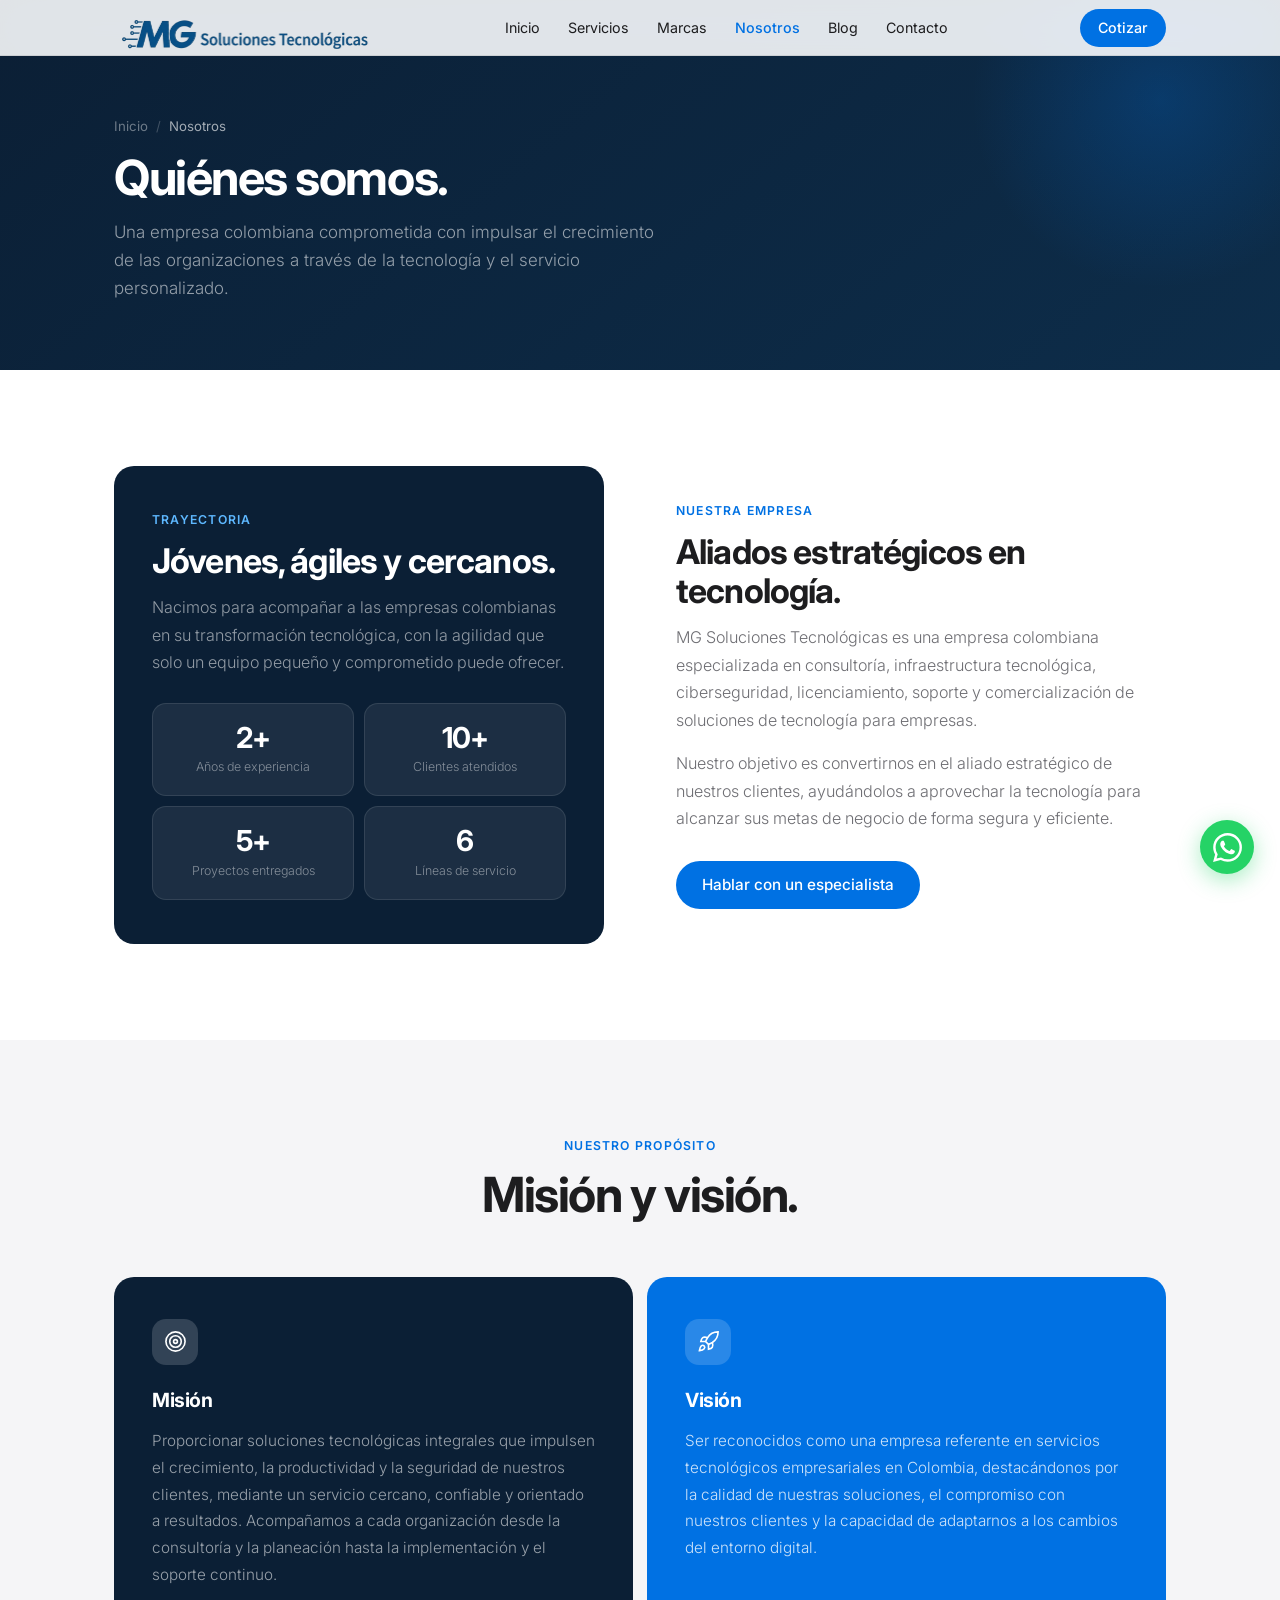
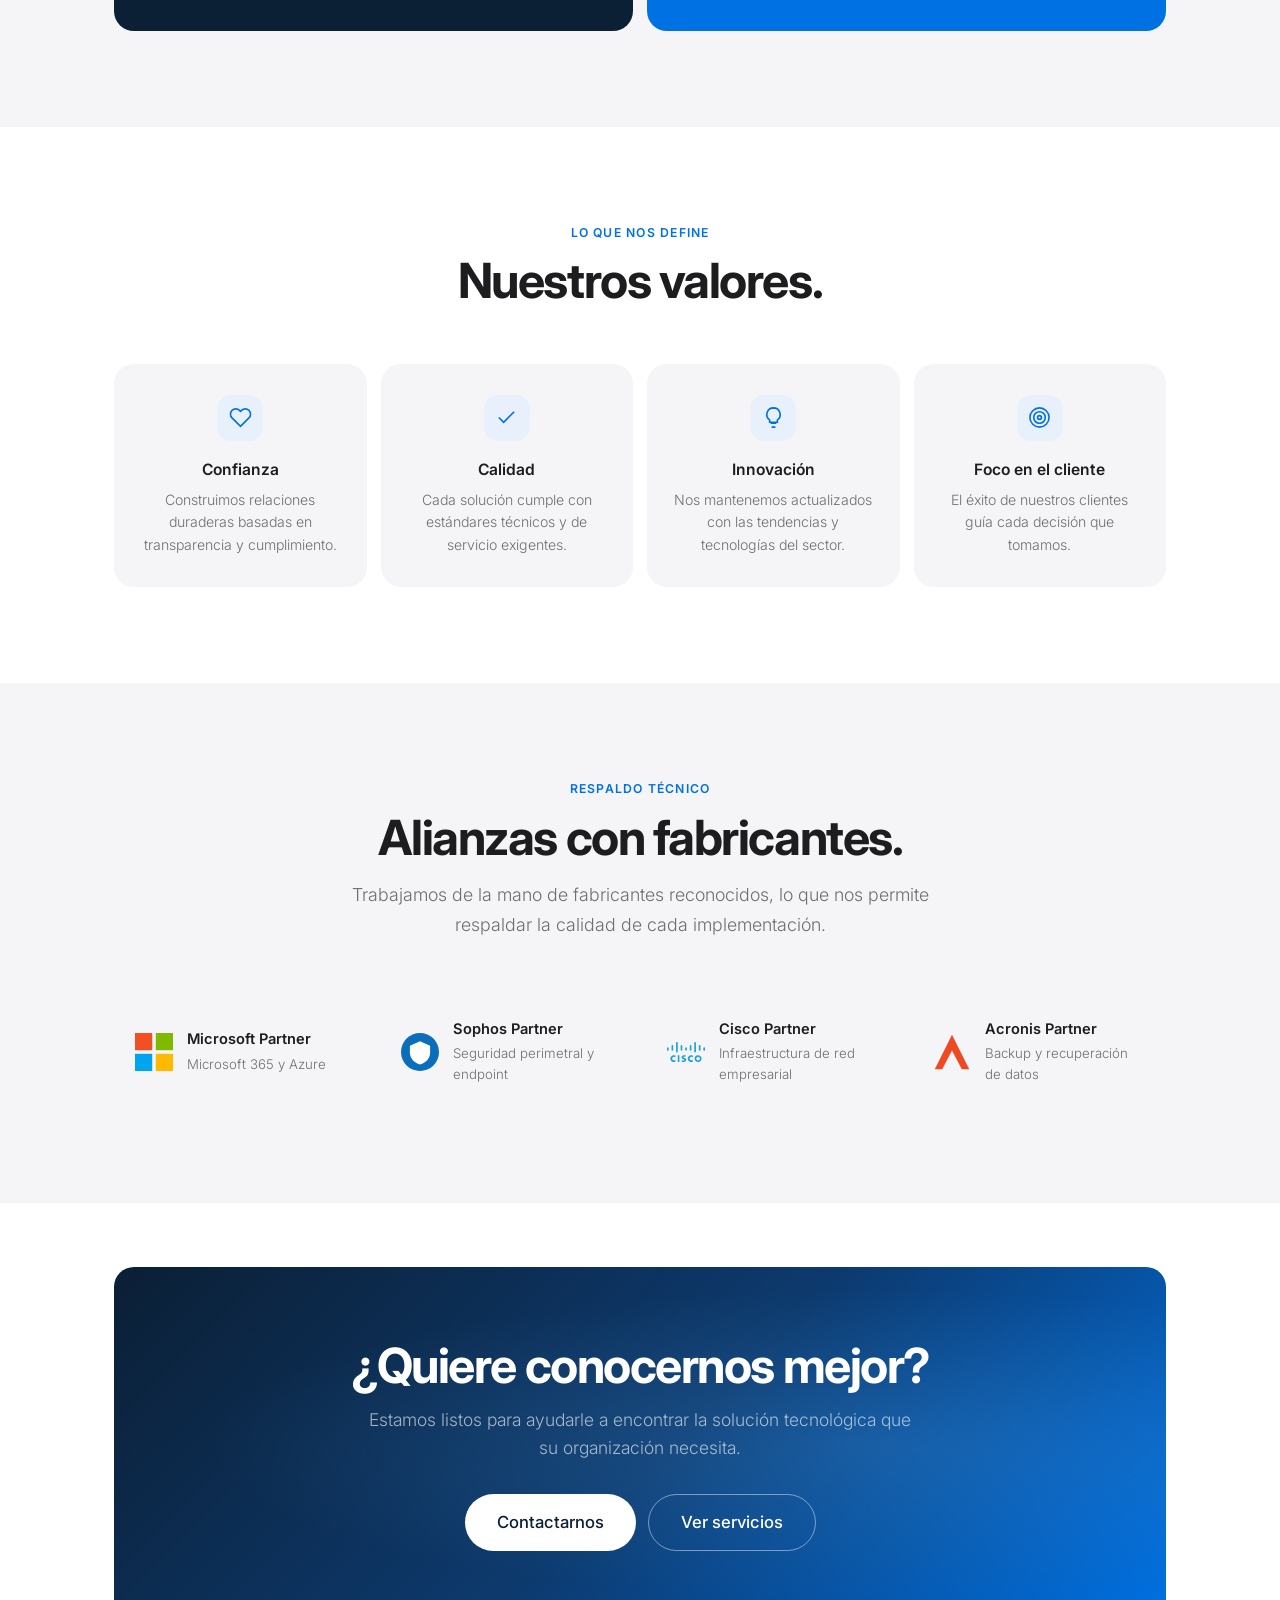
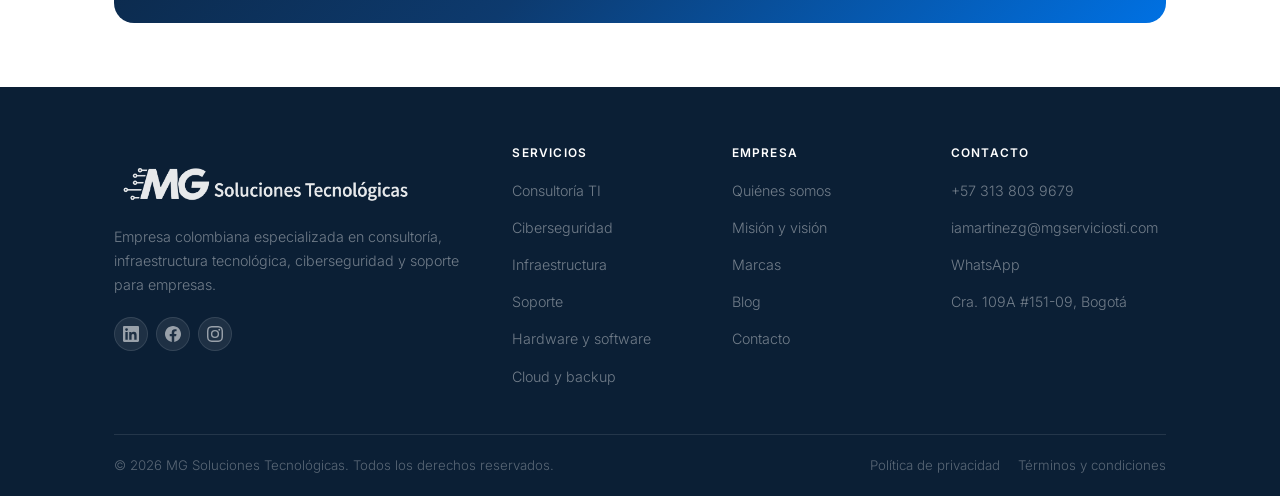
<file: pages/nosotros.html>
<!DOCTYPE html>
<html lang="es">
<head>
<meta charset="utf-8">
<meta name="viewport" content="width=device-width, initial-scale=1">
<title>Nosotros — MG Soluciones Tecnológicas</title>
<meta name="description" content="Conozca MG Soluciones Tecnológicas: nuestra misión, visión, valores y las alianzas que respaldan nuestro trabajo.">
<meta name="theme-color" content="#0B1F35">
<meta property="og:type" content="website">
<meta property="og:site_name" content="MG Soluciones Tecnológicas">
<meta property="og:title" content="Nosotros — MG Soluciones Tecnológicas">
<meta property="og:description" content="Conozca MG Soluciones Tecnológicas: nuestra misión, visión, valores y las alianzas que respaldan nuestro trabajo.">
<meta property="og:locale" content="es_CO">
<link rel="icon" type="image/svg+xml" href="../images/favicon.svg">
<link rel="icon" type="image/png" sizes="32x32" href="../images/favicon-32.png">
<link rel="apple-touch-icon" href="../images/apple-touch-icon.png">
<link rel="preconnect" href="https://fonts.googleapis.com">
<link rel="preconnect" href="https://fonts.gstatic.com" crossorigin>
<link rel="stylesheet" href="../css/styles.css">
</head>
<body>
<a class="skip-link" href="#main">Saltar al contenido</a>
<header class="site-header">
  <div class="container">
    <div class="header-inner">
      <a class="brand" href="../index.html" aria-label="MG Soluciones Tecnológicas, ir al inicio">
        <img src="../images/logo.png" alt="MG Soluciones Tecnológicas" width="300" height="86">
      </a>
      <nav class="nav" aria-label="Navegación principal">
      <a href="../index.html">Inicio</a>
      <a href="servicios.html">Servicios</a>
      <a href="marcas.html">Marcas</a>
      <a href="nosotros.html" aria-current="page">Nosotros</a>
      <a href="blog.html">Blog</a>
      <a href="contacto.html">Contacto</a>
      </nav>
      <a class="btn btn--primary nav-cta" href="contacto.html">Cotizar</a>
      <button class="nav-toggle" type="button" aria-label="Abrir menú" aria-expanded="false" aria-controls="menuMovil">
        <span></span><span></span><span></span>
      </button>
    </div>
  </div>
</header>
<nav class="nav-mobile" id="menuMovil" aria-label="Navegación móvil">
  <a href="../index.html">Inicio</a>
      <a href="servicios.html">Servicios</a>
      <a href="marcas.html">Marcas</a>
      <a href="nosotros.html" aria-current="page">Nosotros</a>
      <a href="blog.html">Blog</a>
      <a href="contacto.html">Contacto</a>
  <a class="btn btn--primary" href="contacto.html">Solicitar Cotización</a>
</nav>
<main id="main">
<div class="page-head">
  <div class="container">
    <nav class="crumbs" aria-label="Ruta de navegación">
      <a href="../index.html">Inicio</a><span>/</span><span aria-current="page">Nosotros</span>
    </nav>
    <h1 class="h-lg">Quiénes somos.</h1>
    <p>Una empresa colombiana comprometida con impulsar el crecimiento de las organizaciones a través de la tecnología y el servicio personalizado.</p>
  </div>
</div>

<section class="section bg-white">
  <div class="container">
    <div class="split">
      <div class="split__panel">
        <span class="eyebrow eyebrow--light">Trayectoria</span>
        <h2 class="h-md on-dark">Jóvenes, ágiles y cercanos.</h2>
        <p class="body" style="color:rgba(255,255,255,.55)">Nacimos para acompañar a las empresas colombianas en su transformación tecnológica, con la agilidad que solo un equipo pequeño y comprometido puede ofrecer.</p>
        <dl class="panel-stats">
          <div class="panel-stat"><dd class="panel-stat__num">2+</dd><dt class="panel-stat__label">Años de experiencia</dt></div>
          <div class="panel-stat"><dd class="panel-stat__num">10+</dd><dt class="panel-stat__label">Clientes atendidos</dt></div>
          <div class="panel-stat"><dd class="panel-stat__num">5+</dd><dt class="panel-stat__label">Proyectos entregados</dt></div>
          <div class="panel-stat"><dd class="panel-stat__num">6</dd><dt class="panel-stat__label">Líneas de servicio</dt></div>
        </dl>
      </div>
      <div>
        <span class="eyebrow">Nuestra empresa</span>
        <h2 class="h-md">Aliados estratégicos en tecnología.</h2>
        <p class="body" style="margin-bottom:16px">MG Soluciones Tecnológicas es una empresa colombiana especializada en consultoría, infraestructura tecnológica, ciberseguridad, licenciamiento, soporte y comercialización de soluciones de tecnología para empresas.</p>
        <p class="body" style="margin-bottom:28px">Nuestro objetivo es convertirnos en el aliado estratégico de nuestros clientes, ayudándolos a aprovechar la tecnología para alcanzar sus metas de negocio de forma segura y eficiente.</p>
        <a class="btn btn--primary" href="contacto.html">Hablar con un especialista</a>
      </div>
    </div>
  </div>
</section>

<section class="section bg-gray" id="proposito">
  <div class="container">
    <div class="section-head center">
      <span class="eyebrow">Nuestro propósito</span>
      <h2 class="h-lg">Misión y visión.</h2>
    </div>
    <div class="mv-grid">
      <article class="mv-card mv-card--mission">
        <div class="mv-card__icon"><svg viewBox="0 0 24 24" aria-hidden="true"><circle cx="12" cy="12" r="10"/><circle cx="12" cy="12" r="6"/><circle cx="12" cy="12" r="2"/></svg></div>
        <h2>Misión</h2>
        <p>Proporcionar soluciones tecnológicas integrales que impulsen el crecimiento, la productividad y la seguridad de nuestros clientes, mediante un servicio cercano, confiable y orientado a resultados. Acompañamos a cada organización desde la consultoría y la planeación hasta la implementación y el soporte continuo.</p>
      </article>
      <article class="mv-card mv-card--vision">
        <div class="mv-card__icon"><svg viewBox="0 0 24 24" aria-hidden="true"><path d="M4.5 16.5c-1.5 1.26-2 5-2 5s3.74-.5 5-2c.71-.84.7-2.13-.09-2.91a2.18 2.18 0 0 0-2.91-.09z"/><path d="m12 15-3-3a22 22 0 0 1 2-3.95A12.88 12.88 0 0 1 22 2c0 2.72-.78 7.5-6 11a22.35 22.35 0 0 1-4 2z"/><path d="M9 12H4s.55-3.03 2-4c1.62-1.08 5 0 5 0M12 15v5s3.03-.55 4-2c1.08-1.62 0-5 0-5"/></svg></div>
        <h2>Visión</h2>
        <p>Ser reconocidos como una empresa referente en servicios tecnológicos empresariales en Colombia, destacándonos por la calidad de nuestras soluciones, el compromiso con nuestros clientes y la capacidad de adaptarnos a los cambios del entorno digital.</p>
      </article>
    </div>
  </div>
</section>

<section class="section bg-white">
  <div class="container">
    <div class="section-head center">
      <span class="eyebrow">Lo que nos define</span>
      <h2 class="h-lg">Nuestros valores.</h2>
    </div>
    <div class="grid-4">
      <article class="value-card">
        <div class="value-card__icon"><svg viewBox="0 0 24 24" aria-hidden="true"><path d="M20.84 4.61a5.5 5.5 0 0 0-7.78 0L12 5.67l-1.06-1.06a5.5 5.5 0 0 0-7.78 7.78l1.06 1.06L12 21.23l7.78-7.78 1.06-1.06a5.5 5.5 0 0 0 0-7.78z"/></svg></div>
        <h3>Confianza</h3><p>Construimos relaciones duraderas basadas en transparencia y cumplimiento.</p>
      </article>
      <article class="value-card">
        <div class="value-card__icon"><svg viewBox="0 0 24 24" aria-hidden="true"><polyline points="20 6 9 17 4 12"/></svg></div>
        <h3>Calidad</h3><p>Cada solución cumple con estándares técnicos y de servicio exigentes.</p>
      </article>
      <article class="value-card">
        <div class="value-card__icon"><svg viewBox="0 0 24 24" aria-hidden="true"><path d="M9 18h6M10 22h4M12 2a7 7 0 0 0-4 12.7V17h8v-2.3A7 7 0 0 0 12 2z"/></svg></div>
        <h3>Innovación</h3><p>Nos mantenemos actualizados con las tendencias y tecnologías del sector.</p>
      </article>
      <article class="value-card">
        <div class="value-card__icon"><svg viewBox="0 0 24 24" aria-hidden="true"><circle cx="12" cy="12" r="10"/><circle cx="12" cy="12" r="6"/><circle cx="12" cy="12" r="2"/></svg></div>
        <h3>Foco en el cliente</h3><p>El éxito de nuestros clientes guía cada decisión que tomamos.</p>
      </article>
    </div>
  </div>
</section>

<section class="section bg-gray">
  <div class="container">
    <div class="section-head center">
      <span class="eyebrow">Respaldo técnico</span>
      <h2 class="h-lg">Alianzas con fabricantes.</h2>
      <p class="lead">Trabajamos de la mano de fabricantes reconocidos, lo que nos permite respaldar la calidad de cada implementación.</p>
    </div>
    <div class="cert-grid">
      <article class="cert-card">
        <div class="cert-card__logo"><img src="../images/brands/microsoft.svg" alt="Logotipo de Microsoft" loading="lazy" width="64" height="64"></div>
        <div><h3>Microsoft Partner</h3><p>Microsoft 365 y Azure</p></div>
      </article>
      <article class="cert-card">
        <div class="cert-card__logo"><img src="../images/brands/sophos.svg" alt="Logotipo de Sophos" loading="lazy" width="64" height="64"></div>
        <div><h3>Sophos Partner</h3><p>Seguridad perimetral y endpoint</p></div>
      </article>
      <article class="cert-card">
        <div class="cert-card__logo"><img src="../images/brands/cisco.svg" alt="Logotipo de Cisco" loading="lazy" width="64" height="64"></div>
        <div><h3>Cisco Partner</h3><p>Infraestructura de red empresarial</p></div>
      </article>
      <article class="cert-card">
        <div class="cert-card__logo"><img src="../images/brands/acronis.svg" alt="Logotipo de Acronis" loading="lazy" width="64" height="64"></div>
        <div><h3>Acronis Partner</h3><p>Backup y recuperación de datos</p></div>
      </article>
    </div>
  </div>
</section>

<section class="section--sm">
  <div class="container">
    <div class="cta">
      <h2 class="h-lg">¿Quiere conocernos mejor?</h2>
      <p>Estamos listos para ayudarle a encontrar la solución tecnológica que su organización necesita.</p>
      <div class="cta-actions">
        <a class="btn btn--light btn--lg" href="contacto.html">Contactarnos</a>
        <a class="btn btn--outline-light btn--lg" href="servicios.html">Ver servicios</a>
      </div>
    </div>
  </div>
</section>

</main>
<footer class="site-footer">
  <div class="container">
    <div class="footer-grid">
      <div class="footer-brand">
        <a href="../index.html"><img src="../images/logo.png" alt="MG Soluciones Tecnológicas" width="300" height="86"></a>
        <p>Empresa colombiana especializada en consultoría, infraestructura tecnológica, ciberseguridad y soporte para empresas.</p>
        <div class="socials">
          <a href="#" aria-label="LinkedIn"><svg viewBox="0 0 24 24"><path d="M20.45 20.45h-3.56v-5.57c0-1.33-.02-3.04-1.85-3.04-1.85 0-2.14 1.45-2.14 2.94v5.67H9.35V9h3.41v1.56h.05a3.74 3.74 0 0 1 3.37-1.85c3.6 0 4.27 2.37 4.27 5.46zM5.34 7.43a2.06 2.06 0 1 1 0-4.13 2.06 2.06 0 0 1 0 4.13M7.12 20.45H3.56V9h3.56zM22.22 0H1.77C.79 0 0 .77 0 1.72v20.56C0 23.23.79 24 1.77 24h20.45c.98 0 1.78-.77 1.78-1.72V1.72C24 .77 23.2 0 22.22 0"/></svg></a>
          <a href="#" aria-label="Facebook"><svg viewBox="0 0 24 24"><path d="M24 12.07C24 5.4 18.63 0 12 0S0 5.4 0 12.07C0 18.1 4.39 23.1 10.13 24v-8.44H7.08v-3.49h3.05V9.41c0-3.02 1.79-4.69 4.53-4.69 1.31 0 2.68.24 2.68.24v2.97h-1.51c-1.49 0-1.96.93-1.96 1.89v2.25h3.33l-.53 3.49h-2.8V24C19.61 23.1 24 18.1 24 12.07"/></svg></a>
          <a href="#" aria-label="Instagram"><svg viewBox="0 0 24 24"><path d="M12 2.16c3.2 0 3.58.01 4.85.07 3.25.15 4.77 1.69 4.92 4.92.06 1.27.07 1.65.07 4.85s-.01 3.58-.07 4.85c-.15 3.23-1.66 4.77-4.92 4.92-1.27.06-1.65.07-4.85.07s-3.58-.01-4.85-.07c-3.26-.15-4.77-1.7-4.92-4.92-.06-1.27-.07-1.65-.07-4.85s.01-3.58.07-4.85C2.38 3.92 3.89 2.38 7.15 2.23 8.42 2.17 8.8 2.16 12 2.16M12 0C8.74 0 8.33.01 7.05.07 2.7.27.27 2.69.07 7.05.01 8.33 0 8.74 0 12s.01 3.67.07 4.95c.2 4.36 2.62 6.78 6.98 6.98C8.33 23.99 8.74 24 12 24s3.67-.01 4.95-.07c4.35-.2 6.78-2.62 6.98-6.98.06-1.28.07-1.69.07-4.95s-.01-3.67-.07-4.95c-.2-4.35-2.62-6.78-6.98-6.98C15.67.01 15.26 0 12 0m0 5.84a6.16 6.16 0 1 0 0 12.32 6.16 6.16 0 0 0 0-12.32M12 16a4 4 0 1 1 0-8 4 4 0 0 1 0 8m6.41-11.85a1.44 1.44 0 1 0 0 2.88 1.44 1.44 0 0 0 0-2.88"/></svg></a>
        </div>
      </div>
      <div class="footer-col">
        <h2>Servicios</h2>
        <ul>
          <li><a href="servicios.html#consultoria">Consultoría TI</a></li>
          <li><a href="servicios.html#ciberseguridad">Ciberseguridad</a></li>
          <li><a href="servicios.html#infraestructura">Infraestructura</a></li>
          <li><a href="servicios.html#soporte">Soporte</a></li>
          <li><a href="servicios.html#hardware">Hardware y software</a></li>
          <li><a href="servicios.html#cloud">Cloud y backup</a></li>
        </ul>
      </div>
      <div class="footer-col">
        <h2>Empresa</h2>
        <ul>
          <li><a href="nosotros.html">Quiénes somos</a></li>
          <li><a href="nosotros.html#proposito">Misión y visión</a></li>
          <li><a href="marcas.html">Marcas</a></li>
          <li><a href="blog.html">Blog</a></li>
          <li><a href="contacto.html">Contacto</a></li>
        </ul>
      </div>
      <div class="footer-col">
        <h2>Contacto</h2>
        <ul>
          <li><a href="tel:+573138039679">+57 313 803 9679</a></li>
          <li><a href="mailto:iamartinezg@mgserviciosti.com">iamartinezg@mgserviciosti.com</a></li>
          <li><a href="https://wa.me/573138039679?text=Hola%2C%20me%20gustar%C3%ADa%20recibir%20informaci%C3%B3n%20sobre%20sus%20servicios." target="_blank" rel="noopener">WhatsApp</a></li>
          <li><a href="https://www.google.com/maps/search/?api=1&amp;query=Carrera+109A+%23151-09%2C+Bogot%C3%A1%2C+Colombia" target="_blank" rel="noopener">Cra. 109A #151-09, Bogotá</a></li>
        </ul>
      </div>
    </div>
    <div class="footer-bottom">
      <p>&copy; <span data-year>2026</span> MG Soluciones Tecnológicas. Todos los derechos reservados.</p>
      <nav aria-label="Enlaces legales">
        <a href="#">Política de privacidad</a>
        <a href="#">Términos y condiciones</a>
      </nav>
    </div>
  </div>
</footer>

<a class="wa-float" href="https://wa.me/573138039679?text=Hola%2C%20me%20gustar%C3%ADa%20recibir%20informaci%C3%B3n%20sobre%20sus%20servicios." target="_blank" rel="noopener" aria-label="Escribir por WhatsApp">
  <span class="wa-float__label">Escríbenos por WhatsApp</span>
  <svg viewBox="0 0 24 24" aria-hidden="true"><path d="M17.472 14.382c-.297-.149-1.758-.867-2.03-.967-.273-.099-.471-.148-.67.15-.197.297-.767.966-.94 1.164-.173.199-.347.223-.644.075-.297-.15-1.255-.463-2.39-1.475-.883-.788-1.48-1.761-1.653-2.059-.173-.297-.018-.458.13-.606.134-.133.298-.347.446-.52.149-.174.198-.298.298-.497.099-.198.05-.371-.025-.52-.075-.149-.669-1.612-.916-2.207-.242-.579-.487-.5-.669-.51-.173-.008-.371-.01-.57-.01-.198 0-.52.074-.792.372-.272.297-1.04 1.016-1.04 2.479 0 1.462 1.065 2.875 1.213 3.074.149.198 2.096 3.2 5.077 4.487.709.306 1.262.489 1.694.625.712.227 1.36.195 1.871.118.571-.085 1.758-.719 2.006-1.413.248-.694.248-1.289.173-1.413-.074-.124-.272-.198-.57-.347m-5.421 7.403h-.004a9.87 9.87 0 0 1-5.031-1.378l-.361-.214-3.741.982.998-3.648-.235-.374a9.86 9.86 0 0 1-1.51-5.26c.001-5.45 4.436-9.884 9.888-9.884 2.64 0 5.122 1.03 6.988 2.898a9.825 9.825 0 0 1 2.893 6.994c-.003 5.45-4.437 9.884-9.885 9.884m8.413-18.297A11.815 11.815 0 0 0 12.05 0C5.495 0 .16 5.335.157 11.892c0 2.096.547 4.142 1.588 5.945L.057 24l6.305-1.654a11.882 11.882 0 0 0 5.683 1.448h.005c6.554 0 11.89-5.335 11.893-11.893a11.821 11.821 0 0 0-3.48-8.413Z"/></svg>
</a>

<script src="../js/main.js" defer></script>
</body>
</html>
</file>
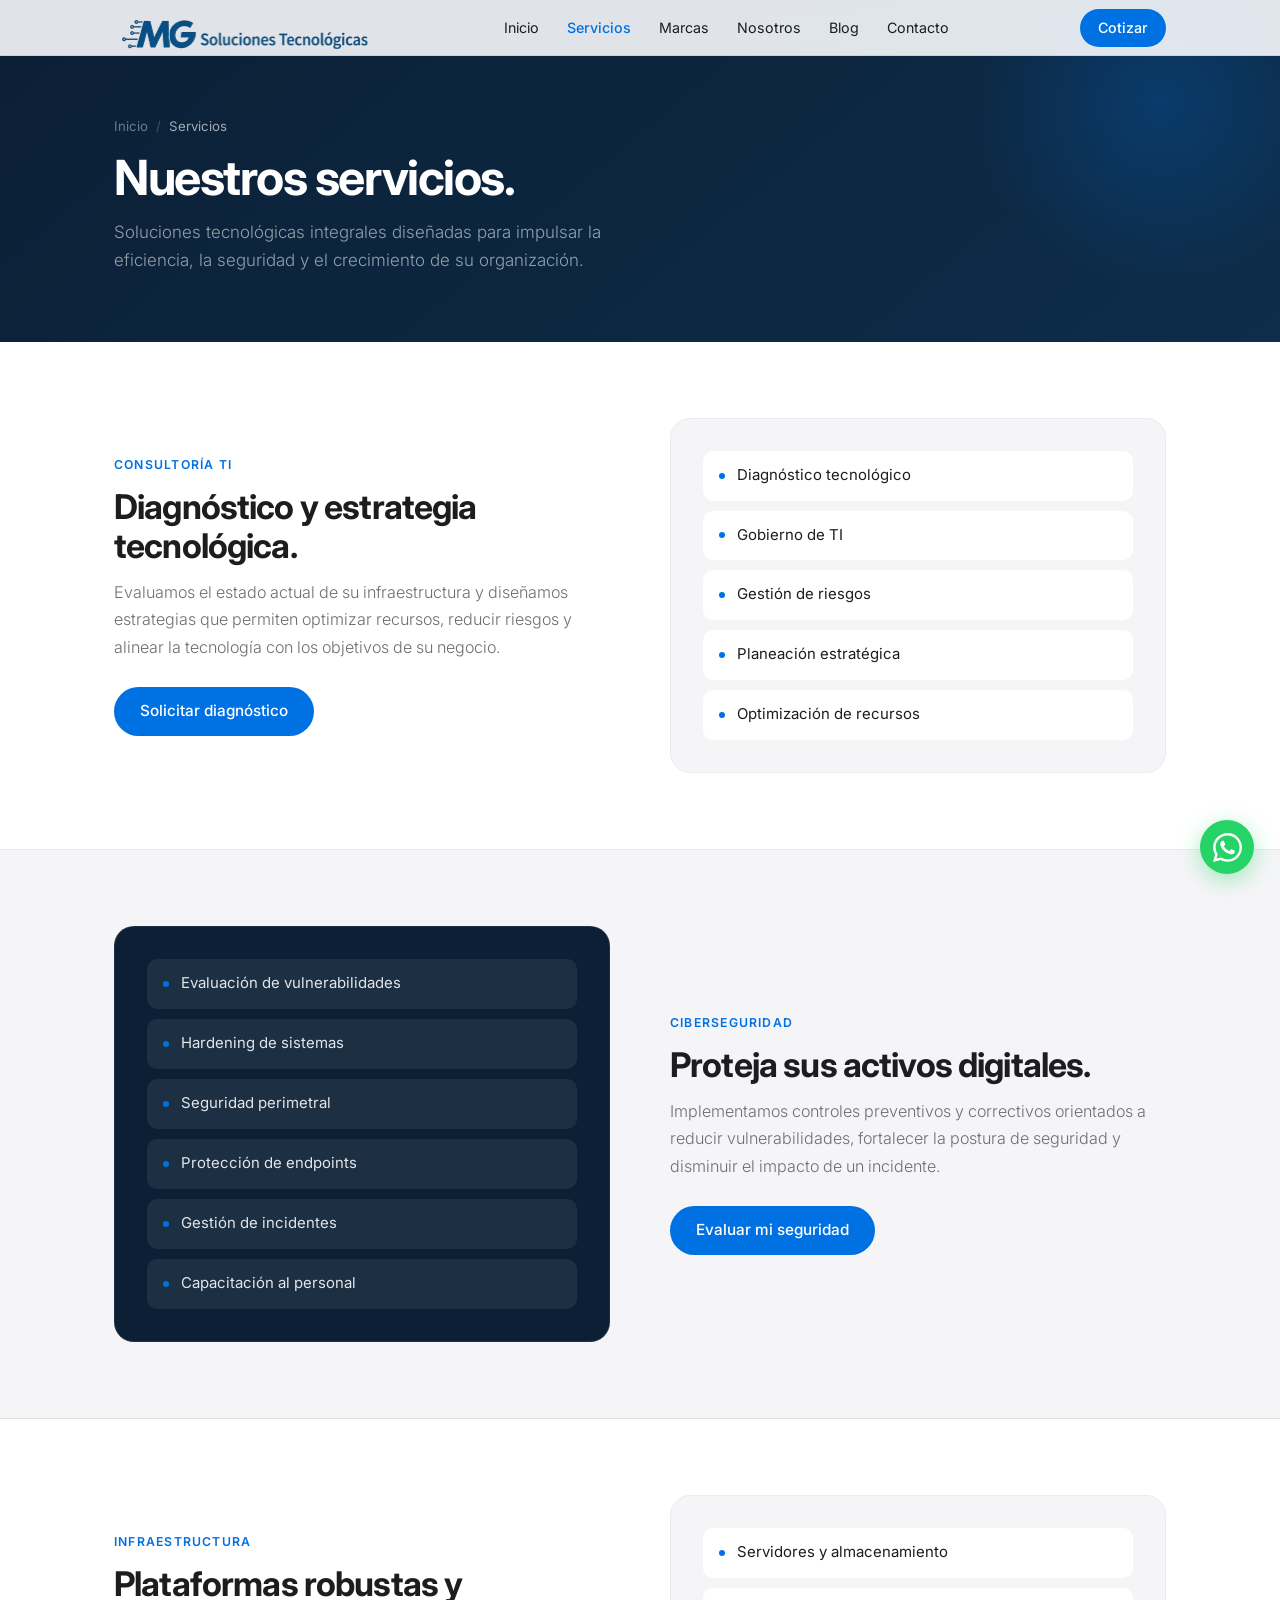
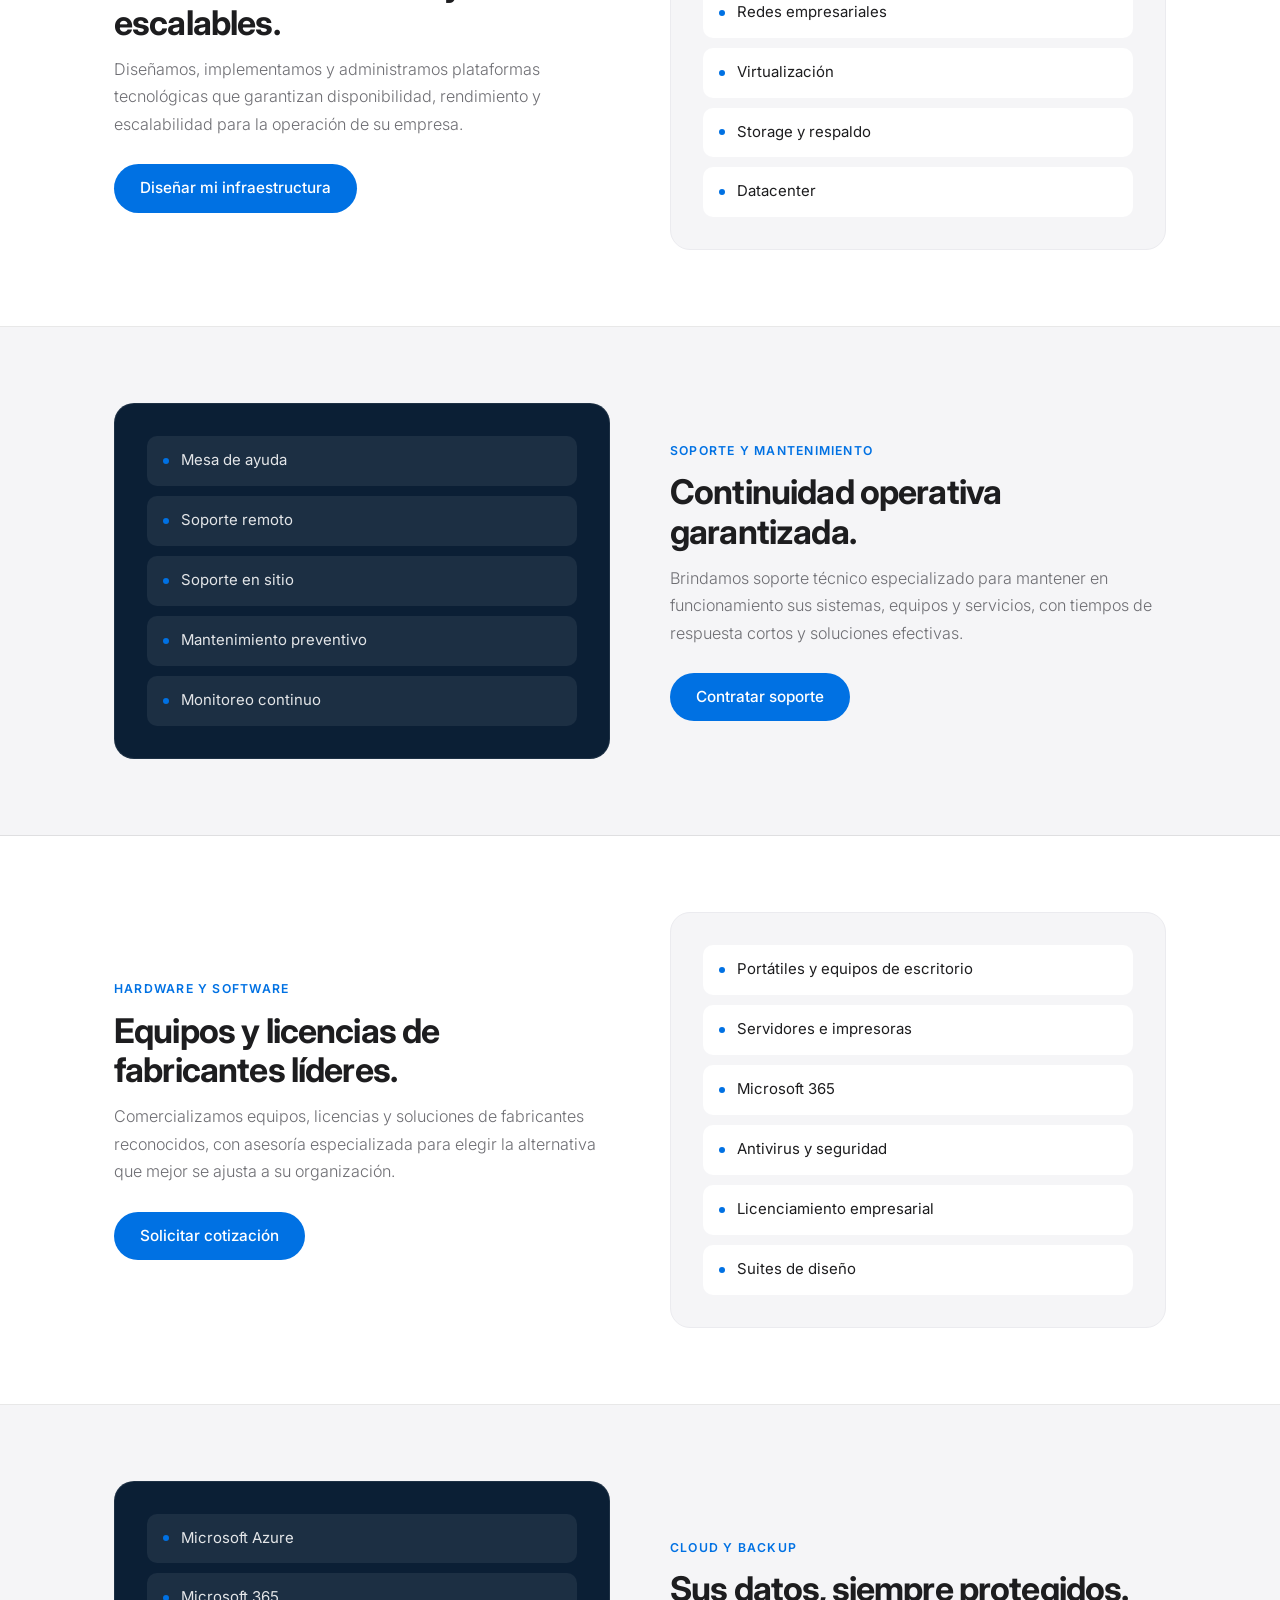
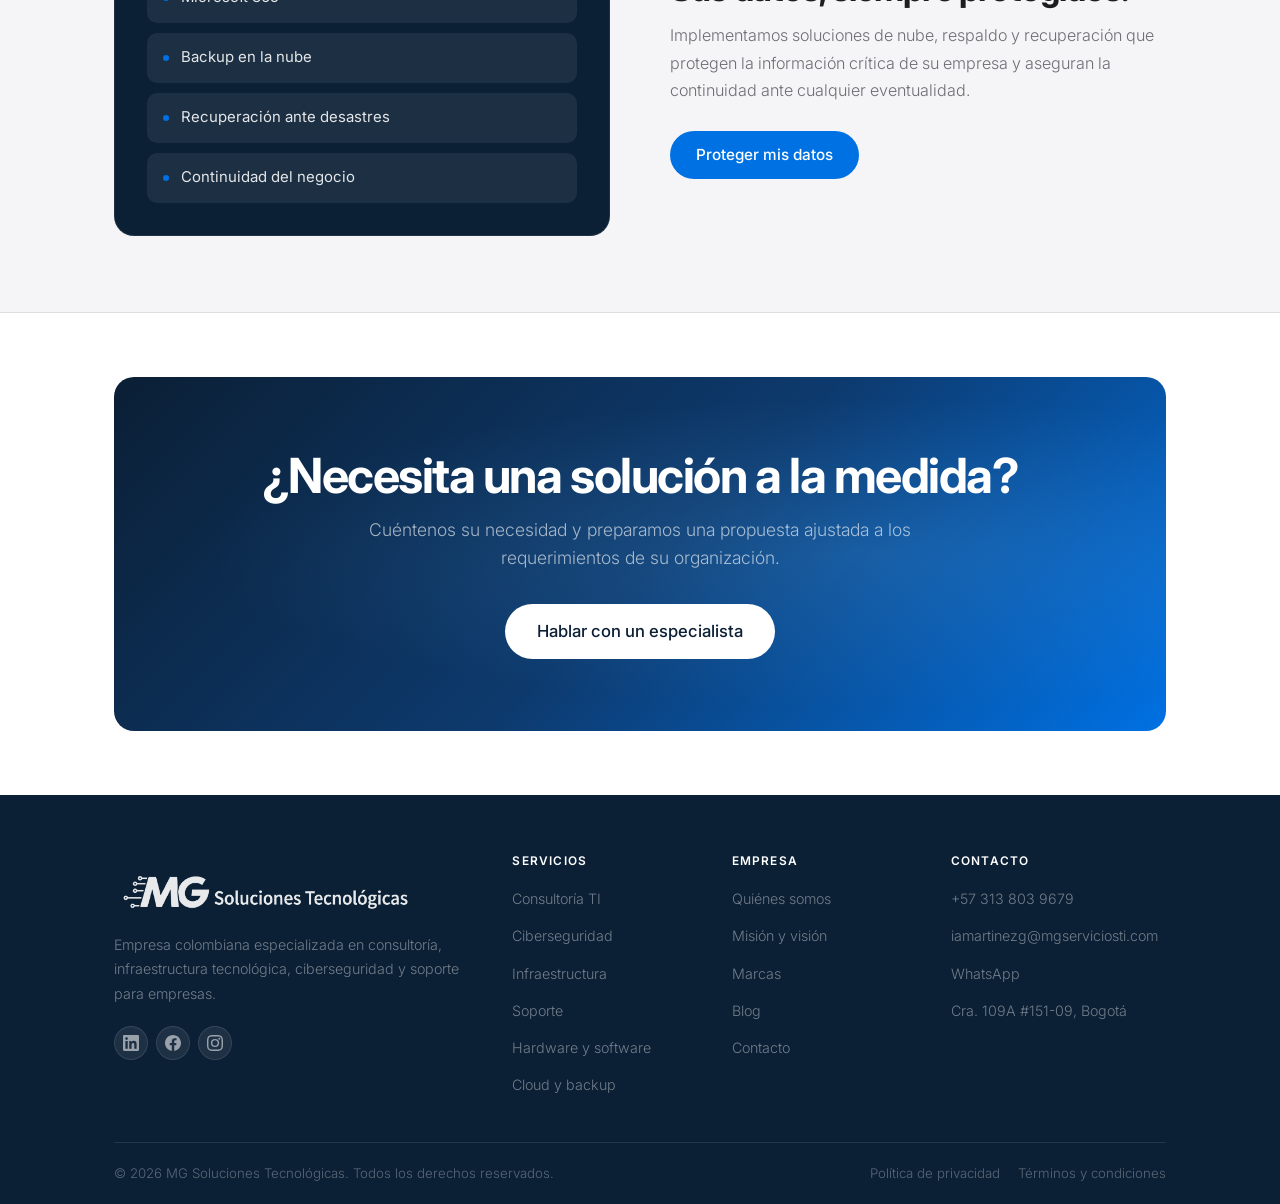
<file: pages/servicios.html>
<!DOCTYPE html>
<html lang="es">
<head>
<meta charset="utf-8">
<meta name="viewport" content="width=device-width, initial-scale=1">
<title>Servicios — MG Soluciones Tecnológicas</title>
<meta name="description" content="Consultoría TI, ciberseguridad, infraestructura, soporte, hardware, software y cloud para empresas en Colombia.">
<meta name="theme-color" content="#0B1F35">
<meta property="og:type" content="website">
<meta property="og:site_name" content="MG Soluciones Tecnológicas">
<meta property="og:title" content="Servicios — MG Soluciones Tecnológicas">
<meta property="og:description" content="Consultoría TI, ciberseguridad, infraestructura, soporte, hardware, software y cloud para empresas en Colombia.">
<meta property="og:locale" content="es_CO">
<link rel="icon" type="image/svg+xml" href="../images/favicon.svg">
<link rel="icon" type="image/png" sizes="32x32" href="../images/favicon-32.png">
<link rel="apple-touch-icon" href="../images/apple-touch-icon.png">
<link rel="preconnect" href="https://fonts.googleapis.com">
<link rel="preconnect" href="https://fonts.gstatic.com" crossorigin>
<link rel="stylesheet" href="../css/styles.css">
</head>
<body>
<a class="skip-link" href="#main">Saltar al contenido</a>
<header class="site-header">
  <div class="container">
    <div class="header-inner">
      <a class="brand" href="../index.html" aria-label="MG Soluciones Tecnológicas, ir al inicio">
        <img src="../images/logo.png" alt="MG Soluciones Tecnológicas" width="300" height="86">
      </a>
      <nav class="nav" aria-label="Navegación principal">
      <a href="../index.html">Inicio</a>
      <a href="servicios.html" aria-current="page">Servicios</a>
      <a href="marcas.html">Marcas</a>
      <a href="nosotros.html">Nosotros</a>
      <a href="blog.html">Blog</a>
      <a href="contacto.html">Contacto</a>
      </nav>
      <a class="btn btn--primary nav-cta" href="contacto.html">Cotizar</a>
      <button class="nav-toggle" type="button" aria-label="Abrir menú" aria-expanded="false" aria-controls="menuMovil">
        <span></span><span></span><span></span>
      </button>
    </div>
  </div>
</header>
<nav class="nav-mobile" id="menuMovil" aria-label="Navegación móvil">
  <a href="../index.html">Inicio</a>
      <a href="servicios.html" aria-current="page">Servicios</a>
      <a href="marcas.html">Marcas</a>
      <a href="nosotros.html">Nosotros</a>
      <a href="blog.html">Blog</a>
      <a href="contacto.html">Contacto</a>
  <a class="btn btn--primary" href="contacto.html">Solicitar Cotización</a>
</nav>
<main id="main">
<div class="page-head">
  <div class="container">
    <nav class="crumbs" aria-label="Ruta de navegación">
      <a href="../index.html">Inicio</a><span>/</span><span aria-current="page">Servicios</span>
    </nav>
    <h1 class="h-lg">Nuestros servicios.</h1>
    <p>Soluciones tecnológicas integrales diseñadas para impulsar la eficiencia, la seguridad y el crecimiento de su organización.</p>
  </div>
</div>
<section class="service-block" id="consultoria">
  <div class="container">
    <div class="service-split">
      <div class="service-split__copy">
        <span class="eyebrow">Consultoría TI</span>
        <h2 class="h-md">Diagnóstico y estrategia tecnológica.</h2>
        <p class="body" style="margin-bottom:26px">Evaluamos el estado actual de su infraestructura y diseñamos estrategias que permiten optimizar recursos, reducir riesgos y alinear la tecnología con los objetivos de su negocio.</p>
        <a class="btn btn--primary" href="contacto.html">Solicitar diagnóstico</a>
      </div>
      <div class="service-split__visual">
        <ul class="checklist">
          <li>Diagnóstico tecnológico</li>
          <li>Gobierno de TI</li>
          <li>Gestión de riesgos</li>
          <li>Planeación estratégica</li>
          <li>Optimización de recursos</li>
        </ul>
      </div>
    </div>
  </div>
</section>
<section class="service-block bg-gray" id="ciberseguridad">
  <div class="container">
    <div class="service-split service-split--flip">
      <div class="service-split__copy">
        <span class="eyebrow">Ciberseguridad</span>
        <h2 class="h-md">Proteja sus activos digitales.</h2>
        <p class="body" style="margin-bottom:26px">Implementamos controles preventivos y correctivos orientados a reducir vulnerabilidades, fortalecer la postura de seguridad y disminuir el impacto de un incidente.</p>
        <a class="btn btn--primary" href="contacto.html">Evaluar mi seguridad</a>
      </div>
      <div class="service-split__visual">
        <ul class="checklist checklist--dark">
          <li>Evaluación de vulnerabilidades</li>
          <li>Hardening de sistemas</li>
          <li>Seguridad perimetral</li>
          <li>Protección de endpoints</li>
          <li>Gestión de incidentes</li>
          <li>Capacitación al personal</li>
        </ul>
      </div>
    </div>
  </div>
</section>
<section class="service-block" id="infraestructura">
  <div class="container">
    <div class="service-split">
      <div class="service-split__copy">
        <span class="eyebrow">Infraestructura</span>
        <h2 class="h-md">Plataformas robustas y escalables.</h2>
        <p class="body" style="margin-bottom:26px">Diseñamos, implementamos y administramos plataformas tecnológicas que garantizan disponibilidad, rendimiento y escalabilidad para la operación de su empresa.</p>
        <a class="btn btn--primary" href="contacto.html">Diseñar mi infraestructura</a>
      </div>
      <div class="service-split__visual">
        <ul class="checklist">
          <li>Servidores y almacenamiento</li>
          <li>Redes empresariales</li>
          <li>Virtualización</li>
          <li>Storage y respaldo</li>
          <li>Datacenter</li>
        </ul>
      </div>
    </div>
  </div>
</section>
<section class="service-block bg-gray" id="soporte">
  <div class="container">
    <div class="service-split service-split--flip">
      <div class="service-split__copy">
        <span class="eyebrow">Soporte y mantenimiento</span>
        <h2 class="h-md">Continuidad operativa garantizada.</h2>
        <p class="body" style="margin-bottom:26px">Brindamos soporte técnico especializado para mantener en funcionamiento sus sistemas, equipos y servicios, con tiempos de respuesta cortos y soluciones efectivas.</p>
        <a class="btn btn--primary" href="contacto.html">Contratar soporte</a>
      </div>
      <div class="service-split__visual">
        <ul class="checklist checklist--dark">
          <li>Mesa de ayuda</li>
          <li>Soporte remoto</li>
          <li>Soporte en sitio</li>
          <li>Mantenimiento preventivo</li>
          <li>Monitoreo continuo</li>
        </ul>
      </div>
    </div>
  </div>
</section>
<section class="service-block" id="hardware">
  <div class="container">
    <div class="service-split">
      <div class="service-split__copy">
        <span class="eyebrow">Hardware y software</span>
        <h2 class="h-md">Equipos y licencias de fabricantes líderes.</h2>
        <p class="body" style="margin-bottom:26px">Comercializamos equipos, licencias y soluciones de fabricantes reconocidos, con asesoría especializada para elegir la alternativa que mejor se ajusta a su organización.</p>
        <a class="btn btn--primary" href="contacto.html">Solicitar cotización</a>
      </div>
      <div class="service-split__visual">
        <ul class="checklist">
          <li>Portátiles y equipos de escritorio</li>
          <li>Servidores e impresoras</li>
          <li>Microsoft 365</li>
          <li>Antivirus y seguridad</li>
          <li>Licenciamiento empresarial</li>
          <li>Suites de diseño</li>
        </ul>
      </div>
    </div>
  </div>
</section>
<section class="service-block bg-gray" id="cloud">
  <div class="container">
    <div class="service-split service-split--flip">
      <div class="service-split__copy">
        <span class="eyebrow">Cloud y backup</span>
        <h2 class="h-md">Sus datos, siempre protegidos.</h2>
        <p class="body" style="margin-bottom:26px">Implementamos soluciones de nube, respaldo y recuperación que protegen la información crítica de su empresa y aseguran la continuidad ante cualquier eventualidad.</p>
        <a class="btn btn--primary" href="contacto.html">Proteger mis datos</a>
      </div>
      <div class="service-split__visual">
        <ul class="checklist checklist--dark">
          <li>Microsoft Azure</li>
          <li>Microsoft 365</li>
          <li>Backup en la nube</li>
          <li>Recuperación ante desastres</li>
          <li>Continuidad del negocio</li>
        </ul>
      </div>
    </div>
  </div>
</section><section class="section--sm">
  <div class="container">
    <div class="cta">
      <h2 class="h-lg">¿Necesita una solución a la medida?</h2>
      <p>Cuéntenos su necesidad y preparamos una propuesta ajustada a los requerimientos de su organización.</p>
      <div class="cta-actions">
        <a class="btn btn--light btn--lg" href="contacto.html">Hablar con un especialista</a>
        
      </div>
    </div>
  </div>
</section>
</main>
<footer class="site-footer">
  <div class="container">
    <div class="footer-grid">
      <div class="footer-brand">
        <a href="../index.html"><img src="../images/logo.png" alt="MG Soluciones Tecnológicas" width="300" height="86"></a>
        <p>Empresa colombiana especializada en consultoría, infraestructura tecnológica, ciberseguridad y soporte para empresas.</p>
        <div class="socials">
          <a href="#" aria-label="LinkedIn"><svg viewBox="0 0 24 24"><path d="M20.45 20.45h-3.56v-5.57c0-1.33-.02-3.04-1.85-3.04-1.85 0-2.14 1.45-2.14 2.94v5.67H9.35V9h3.41v1.56h.05a3.74 3.74 0 0 1 3.37-1.85c3.6 0 4.27 2.37 4.27 5.46zM5.34 7.43a2.06 2.06 0 1 1 0-4.13 2.06 2.06 0 0 1 0 4.13M7.12 20.45H3.56V9h3.56zM22.22 0H1.77C.79 0 0 .77 0 1.72v20.56C0 23.23.79 24 1.77 24h20.45c.98 0 1.78-.77 1.78-1.72V1.72C24 .77 23.2 0 22.22 0"/></svg></a>
          <a href="#" aria-label="Facebook"><svg viewBox="0 0 24 24"><path d="M24 12.07C24 5.4 18.63 0 12 0S0 5.4 0 12.07C0 18.1 4.39 23.1 10.13 24v-8.44H7.08v-3.49h3.05V9.41c0-3.02 1.79-4.69 4.53-4.69 1.31 0 2.68.24 2.68.24v2.97h-1.51c-1.49 0-1.96.93-1.96 1.89v2.25h3.33l-.53 3.49h-2.8V24C19.61 23.1 24 18.1 24 12.07"/></svg></a>
          <a href="#" aria-label="Instagram"><svg viewBox="0 0 24 24"><path d="M12 2.16c3.2 0 3.58.01 4.85.07 3.25.15 4.77 1.69 4.92 4.92.06 1.27.07 1.65.07 4.85s-.01 3.58-.07 4.85c-.15 3.23-1.66 4.77-4.92 4.92-1.27.06-1.65.07-4.85.07s-3.58-.01-4.85-.07c-3.26-.15-4.77-1.7-4.92-4.92-.06-1.27-.07-1.65-.07-4.85s.01-3.58.07-4.85C2.38 3.92 3.89 2.38 7.15 2.23 8.42 2.17 8.8 2.16 12 2.16M12 0C8.74 0 8.33.01 7.05.07 2.7.27.27 2.69.07 7.05.01 8.33 0 8.74 0 12s.01 3.67.07 4.95c.2 4.36 2.62 6.78 6.98 6.98C8.33 23.99 8.74 24 12 24s3.67-.01 4.95-.07c4.35-.2 6.78-2.62 6.98-6.98.06-1.28.07-1.69.07-4.95s-.01-3.67-.07-4.95c-.2-4.35-2.62-6.78-6.98-6.98C15.67.01 15.26 0 12 0m0 5.84a6.16 6.16 0 1 0 0 12.32 6.16 6.16 0 0 0 0-12.32M12 16a4 4 0 1 1 0-8 4 4 0 0 1 0 8m6.41-11.85a1.44 1.44 0 1 0 0 2.88 1.44 1.44 0 0 0 0-2.88"/></svg></a>
        </div>
      </div>
      <div class="footer-col">
        <h2>Servicios</h2>
        <ul>
          <li><a href="servicios.html#consultoria">Consultoría TI</a></li>
          <li><a href="servicios.html#ciberseguridad">Ciberseguridad</a></li>
          <li><a href="servicios.html#infraestructura">Infraestructura</a></li>
          <li><a href="servicios.html#soporte">Soporte</a></li>
          <li><a href="servicios.html#hardware">Hardware y software</a></li>
          <li><a href="servicios.html#cloud">Cloud y backup</a></li>
        </ul>
      </div>
      <div class="footer-col">
        <h2>Empresa</h2>
        <ul>
          <li><a href="nosotros.html">Quiénes somos</a></li>
          <li><a href="nosotros.html#proposito">Misión y visión</a></li>
          <li><a href="marcas.html">Marcas</a></li>
          <li><a href="blog.html">Blog</a></li>
          <li><a href="contacto.html">Contacto</a></li>
        </ul>
      </div>
      <div class="footer-col">
        <h2>Contacto</h2>
        <ul>
          <li><a href="tel:+573138039679">+57 313 803 9679</a></li>
          <li><a href="mailto:iamartinezg@mgserviciosti.com">iamartinezg@mgserviciosti.com</a></li>
          <li><a href="https://wa.me/573138039679?text=Hola%2C%20me%20gustar%C3%ADa%20recibir%20informaci%C3%B3n%20sobre%20sus%20servicios." target="_blank" rel="noopener">WhatsApp</a></li>
          <li><a href="https://www.google.com/maps/search/?api=1&amp;query=Carrera+109A+%23151-09%2C+Bogot%C3%A1%2C+Colombia" target="_blank" rel="noopener">Cra. 109A #151-09, Bogotá</a></li>
        </ul>
      </div>
    </div>
    <div class="footer-bottom">
      <p>&copy; <span data-year>2026</span> MG Soluciones Tecnológicas. Todos los derechos reservados.</p>
      <nav aria-label="Enlaces legales">
        <a href="#">Política de privacidad</a>
        <a href="#">Términos y condiciones</a>
      </nav>
    </div>
  </div>
</footer>

<a class="wa-float" href="https://wa.me/573138039679?text=Hola%2C%20me%20gustar%C3%ADa%20recibir%20informaci%C3%B3n%20sobre%20sus%20servicios." target="_blank" rel="noopener" aria-label="Escribir por WhatsApp">
  <span class="wa-float__label">Escríbenos por WhatsApp</span>
  <svg viewBox="0 0 24 24" aria-hidden="true"><path d="M17.472 14.382c-.297-.149-1.758-.867-2.03-.967-.273-.099-.471-.148-.67.15-.197.297-.767.966-.94 1.164-.173.199-.347.223-.644.075-.297-.15-1.255-.463-2.39-1.475-.883-.788-1.48-1.761-1.653-2.059-.173-.297-.018-.458.13-.606.134-.133.298-.347.446-.52.149-.174.198-.298.298-.497.099-.198.05-.371-.025-.52-.075-.149-.669-1.612-.916-2.207-.242-.579-.487-.5-.669-.51-.173-.008-.371-.01-.57-.01-.198 0-.52.074-.792.372-.272.297-1.04 1.016-1.04 2.479 0 1.462 1.065 2.875 1.213 3.074.149.198 2.096 3.2 5.077 4.487.709.306 1.262.489 1.694.625.712.227 1.36.195 1.871.118.571-.085 1.758-.719 2.006-1.413.248-.694.248-1.289.173-1.413-.074-.124-.272-.198-.57-.347m-5.421 7.403h-.004a9.87 9.87 0 0 1-5.031-1.378l-.361-.214-3.741.982.998-3.648-.235-.374a9.86 9.86 0 0 1-1.51-5.26c.001-5.45 4.436-9.884 9.888-9.884 2.64 0 5.122 1.03 6.988 2.898a9.825 9.825 0 0 1 2.893 6.994c-.003 5.45-4.437 9.884-9.885 9.884m8.413-18.297A11.815 11.815 0 0 0 12.05 0C5.495 0 .16 5.335.157 11.892c0 2.096.547 4.142 1.588 5.945L.057 24l6.305-1.654a11.882 11.882 0 0 0 5.683 1.448h.005c6.554 0 11.89-5.335 11.893-11.893a11.821 11.821 0 0 0-3.48-8.413Z"/></svg>
</a>

<script src="../js/main.js" defer></script>
</body>
</html>
</file>
<file: css/styles.css>
/* ==========================================================================
   MG SOLUCIONES TECNOLÓGICAS — Hoja de estilos
   ========================================================================== */

@import url('https://fonts.googleapis.com/css2?family=Inter:wght@300;400;500;600;700;800&display=swap');

/* --------------------------------------------------------------------------
   1. Variables
   -------------------------------------------------------------------------- */
:root {
  --navy:        #0B1F35;
  --navy-deep:   #081827;
  --navy-soft:   #0d2d4a;
  --blue:        #0071e3;
  --blue-dark:   #005ec3;
  --blue-bright: #5eb8ff;
  --blue-tint:   #e8f1fb;

  --white:       #ffffff;
  --gray-50:     #f5f5f7;
  --gray-100:    #ebebef;
  --gray-200:    #d2d2d7;
  --gray-500:    #6e6e73;
  --dark:        #1d1d1f;

  --success:     #198754;
  --danger:      #d93025;

  --border:      rgba(0,0,0,.09);

  --font: -apple-system, BlinkMacSystemFont, 'Inter', 'Segoe UI', Roboto, Helvetica, Arial, sans-serif;

  --r-pill: 980px;
  --r-card: 20px;
  --r-md:   14px;
  --r-sm:   10px;

  --t: .25s cubic-bezier(.4,0,.2,1);

  --sh-sm: 0 2px 10px rgba(11,31,53,.06);
  --sh-md: 0 10px 34px rgba(11,31,53,.10);
  --sh-lg: 0 26px 68px rgba(11,31,53,.20);

  --header-h: 56px;
}

/* --------------------------------------------------------------------------
   2. Reset y base
   -------------------------------------------------------------------------- */
*, *::before, *::after { box-sizing: border-box; margin: 0; padding: 0; }

html {
  font-size: 17px;
  scroll-behavior: smooth;
  scroll-padding-top: calc(var(--header-h) + 16px);
  -webkit-text-size-adjust: 100%;
}

body {
  font-family: var(--font);
  color: var(--dark);
  background: var(--white);
  line-height: 1.6;
  overflow-x: hidden;
  -webkit-font-smoothing: antialiased;
  -moz-osx-font-smoothing: grayscale;
}

img, svg { display: block; max-width: 100%; }
img { height: auto; }
a { color: inherit; text-decoration: none; }
ul { list-style: none; }
button { font: inherit; border: 0; background: none; cursor: pointer; color: inherit; }
input, select, textarea { font: inherit; }

.container { width: 100%; max-width: 1100px; margin-inline: auto; padding-inline: 24px; }

.sr-only {
  position: absolute; width: 1px; height: 1px; padding: 0; margin: -1px;
  overflow: hidden; clip: rect(0,0,0,0); white-space: nowrap; border: 0;
}

.skip-link {
  position: absolute; top: -60px; left: 12px; z-index: 2000;
  background: var(--blue); color: #fff; padding: 10px 18px;
  border-radius: 0 0 var(--r-sm) var(--r-sm); font-size: .88rem; font-weight: 600;
  transition: top var(--t);
}
.skip-link:focus { top: 0; }

/* --------------------------------------------------------------------------
   3. Tipografía
   -------------------------------------------------------------------------- */
.eyebrow {
  display: block; margin-bottom: 12px;
  font-size: .72rem; font-weight: 600; letter-spacing: .1em;
  text-transform: uppercase; color: var(--blue);
}
.eyebrow--light { color: var(--blue-bright); }
.eyebrow--muted { color: rgba(255,255,255,.5); }

.h-xl { font-size: clamp(2.1rem, 5vw, 3.6rem); font-weight: 700; letter-spacing: -.035em; line-height: 1.06; }
.h-lg { font-size: clamp(1.75rem, 3.8vw, 2.85rem); font-weight: 700; letter-spacing: -.03em; line-height: 1.1; margin-bottom: 16px; }
.h-md { font-size: clamp(1.4rem, 2.8vw, 2rem);    font-weight: 700; letter-spacing: -.025em; line-height: 1.15; margin-bottom: 14px; }
.h-sm { font-size: 1.1rem; font-weight: 600; letter-spacing: -.01em; }

.lead    { font-size: 1.05rem; font-weight: 300; line-height: 1.7; color: var(--gray-500); }
.body    { font-size: .95rem;  font-weight: 300; line-height: 1.7; color: var(--gray-500); }
.on-dark { color: var(--white); }
.on-dark .lead, .on-dark .body { color: rgba(255,255,255,.55); }

.center { text-align: center; }
.center .lead, .center .body { margin-inline: auto; max-width: 600px; }

/* --------------------------------------------------------------------------
   4. Botones
   -------------------------------------------------------------------------- */
.btn {
  display: inline-flex; align-items: center; justify-content: center; gap: 8px;
  padding: 12px 26px; border-radius: var(--r-pill);
  font-size: .9rem; font-weight: 500; white-space: nowrap;
  transition: background var(--t), color var(--t), border-color var(--t), transform var(--t), box-shadow var(--t);
  cursor: pointer;
}
.btn svg { width: 15px; height: 15px; flex-shrink: 0; fill: none; stroke: currentColor; stroke-width: 2.2; stroke-linecap: round; stroke-linejoin: round; }

.btn--primary { background: var(--blue); color: var(--white); }
.btn--primary:hover { background: var(--blue-dark); transform: translateY(-1px); box-shadow: 0 6px 20px rgba(0,113,227,.32); }

.btn--light { background: var(--white); color: var(--navy); }
.btn--light:hover { background: var(--gray-50); transform: translateY(-1px); }

.btn--outline { background: transparent; color: var(--blue); border: 1.5px solid rgba(0,113,227,.4); }
.btn--outline:hover { background: rgba(0,113,227,.07); border-color: var(--blue); }

.btn--outline-light { background: transparent; color: var(--white); border: 1.5px solid rgba(255,255,255,.45); }
.btn--outline-light:hover { background: rgba(255,255,255,.12); border-color: rgba(255,255,255,.85); }

.btn--lg { padding: 14px 32px; font-size: .98rem; }
.btn[disabled] { opacity: .65; cursor: not-allowed; transform: none; }

/* --------------------------------------------------------------------------
   5. Header y navegación
   -------------------------------------------------------------------------- */
.site-header {
  position: fixed; inset: 0 0 auto 0; z-index: 1000; height: var(--header-h);
  background: rgba(255,255,255,.88);
  -webkit-backdrop-filter: saturate(180%) blur(20px);
  backdrop-filter: saturate(180%) blur(20px);
  border-bottom: 1px solid var(--border);
  transition: transform .3s ease;
}
.header-inner { display: flex; align-items: center; justify-content: space-between; height: var(--header-h); gap: 16px; }

.brand { flex-shrink: 0; display: flex; align-items: center; }
.brand img { height: 60px; width: auto; }

.nav { display: flex; align-items: center; gap: 2px; }
.nav a {
  padding: 7px 13px; border-radius: 8px;
  font-size: .84rem; font-weight: 400; color: var(--dark);
  transition: color var(--t), background var(--t);
}
.nav a:hover { color: var(--blue); background: rgba(0,113,227,.06); }
.nav a[aria-current="page"] { color: var(--blue); font-weight: 500; }

.nav-cta { flex-shrink: 0; padding: 8px 18px; font-size: .84rem; }

.nav-toggle {
  display: none; flex-direction: column; justify-content: center; gap: 5px;
  width: 44px; height: 44px; padding: 10px; margin-right: -10px; flex-shrink: 0;
}
.nav-toggle span {
  display: block; width: 21px; height: 2px; border-radius: 2px;
  background: var(--dark); transition: transform .25s ease, opacity .2s ease;
}
.nav-toggle[aria-expanded="true"] span:nth-child(1) { transform: translateY(7px) rotate(45deg); }
.nav-toggle[aria-expanded="true"] span:nth-child(2) { opacity: 0; }
.nav-toggle[aria-expanded="true"] span:nth-child(3) { transform: translateY(-7px) rotate(-45deg); }

.nav-mobile {
  position: fixed; inset: var(--header-h) 0 auto 0; z-index: 999;
  display: none; flex-direction: column;
  padding: 8px 24px 24px;
  background: rgba(255,255,255,.98);
  -webkit-backdrop-filter: blur(20px); backdrop-filter: blur(20px);
  border-bottom: 1px solid var(--border);
  box-shadow: var(--sh-md);
  max-height: calc(100dvh - var(--header-h)); overflow-y: auto;
}
.nav-mobile.open { display: flex; }
.nav-mobile a {
  padding: 15px 4px; border-bottom: 1px solid var(--border);
  font-size: .96rem; color: var(--dark); transition: color var(--t);
}
.nav-mobile a:last-of-type { border-bottom: 0; }
.nav-mobile a:hover, .nav-mobile a[aria-current="page"] { color: var(--blue); }
.nav-mobile .btn { margin-top: 16px; width: 100%; }

/* --------------------------------------------------------------------------
   6. Secciones
   -------------------------------------------------------------------------- */
.section    { padding: 96px 0; }
.section--sm{ padding: 64px 0; }
.bg-white   { background: var(--white); }
.bg-gray    { background: var(--gray-50); }
.bg-navy    { background: var(--navy); }
.section-head { margin-bottom: 56px; }

/* --------------------------------------------------------------------------
   7. Hero
   -------------------------------------------------------------------------- */
.hero {
  position: relative; overflow: hidden;
  padding-top: var(--header-h);
  background: var(--white);
  display: flex; align-items: center; min-height: 100svh;
}
/* Panel navy diagonal (solo escritorio) */
.hero::before {
  content: ''; position: absolute; inset: 0 auto 0 0; width: 54%;
  background: linear-gradient(158deg, var(--navy) 0%, var(--navy-soft) 100%);
  clip-path: polygon(0 0, 87% 0, 100% 100%, 0 100%);
}
.hero-inner {
  position: relative; z-index: 1;
  display: grid; grid-template-columns: 1fr 1fr; gap: 64px; align-items: center;
  padding: 72px 0 64px;
}
/* Orden explícito: texto primero, tarjeta después — en todos los tamaños */
.hero-copy   { order: 1; }
.hero-figure { order: 2; display: flex; justify-content: center; }

.hero-title { color: var(--white); margin-bottom: 18px; }
.hero-title em { font-style: normal; color: var(--blue-bright); }
.hero-text {
  font-size: 1.04rem; font-weight: 300; line-height: 1.7;
  color: rgba(255,255,255,.66); margin-bottom: 30px; max-width: 450px;
}
.hero-actions { display: flex; flex-wrap: wrap; gap: 12px; }
.hero-tags { display: flex; flex-wrap: wrap; gap: 8px; margin-top: 26px; }
.hero-tag {
  padding: 5px 13px; border-radius: var(--r-pill);
  background: rgba(255,255,255,.08); border: 1px solid rgba(255,255,255,.18);
  font-size: .73rem; font-weight: 500; color: rgba(255,255,255,.7);
}

.hero-card {
  width: 100%; max-width: 380px; padding: 34px 30px;
  background: var(--white); border-radius: var(--r-card);
  box-shadow: var(--sh-lg);
  animation: float 7s ease-in-out infinite;
}
.hero-card__icon {
  width: 46px; height: 46px; margin-bottom: 18px; border-radius: var(--r-md);
  background: var(--blue); display: grid; place-items: center;
}
.hero-card__icon svg { width: 23px; height: 23px; stroke: #fff; fill: none; stroke-width: 1.7; }
.hero-card h2 { font-size: 1rem; font-weight: 600; margin-bottom: 5px; }
.hero-card p  { font-size: .85rem; font-weight: 300; color: var(--gray-500); margin-bottom: 22px; }

.stat-row { display: grid; grid-template-columns: repeat(3,1fr); gap: 8px; }
.stat {
  display: flex; flex-direction: column; justify-content: flex-end;
  padding: 14px 6px; border-radius: var(--r-sm); background: var(--gray-50); text-align: center;
}
.stat__num { font-size: 1.45rem; font-weight: 700; letter-spacing: -.03em; color: var(--navy); line-height: 1.1; }
.stat__label { font-size: .7rem; color: var(--gray-500); margin-top: 3px; line-height: 1.25; order: 2; }
.stat__num   { order: 1; }

@keyframes float { 0%,100% { transform: translateY(0); } 50% { transform: translateY(-12px); } }

/* --------------------------------------------------------------------------
   8. Servicios
   -------------------------------------------------------------------------- */
.grid-3 { display: grid; grid-template-columns: repeat(3,1fr); gap: 14px; }

.card {
  padding: 34px 28px; border-radius: var(--r-card);
  background: var(--gray-50); border: 1px solid transparent;
  transition: background var(--t), border-color var(--t), box-shadow var(--t), transform var(--t);
}
.card:hover {
  background: var(--white); border-color: rgba(0,113,227,.35);
  box-shadow: 0 10px 34px rgba(0,113,227,.10); transform: translateY(-3px);
}
.card__icon {
  width: 46px; height: 46px; margin-bottom: 18px; border-radius: var(--r-md);
  background: var(--blue); display: grid; place-items: center;
}
.card__icon svg { width: 23px; height: 23px; stroke: #fff; fill: none; stroke-width: 1.7; }
.card h3 { font-size: 1rem; font-weight: 600; margin-bottom: 7px; letter-spacing: -.01em; }
.card p  { font-size: .87rem; font-weight: 300; line-height: 1.65; color: var(--gray-500); }

.link-arrow {
  display: inline-flex; align-items: center; gap: 5px; margin-top: 16px;
  font-size: .83rem; font-weight: 500; color: var(--blue); transition: gap var(--t);
}
.link-arrow::after { content: '\2192'; transition: transform var(--t); }
.link-arrow:hover { gap: 9px; }

/* --------------------------------------------------------------------------
   9. Estadísticas (banda navy)
   -------------------------------------------------------------------------- */
.stats-grid { display: grid; grid-template-columns: repeat(4,1fr); gap: 12px; }
.stat-card {
  padding: 32px 18px; text-align: center; border-radius: var(--r-card);
  background: rgba(255,255,255,.055); border: 1px solid rgba(255,255,255,.1);
  transition: background var(--t);
}
.stat-card:hover { background: rgba(255,255,255,.1); }
.stat-card__num {
  font-size: clamp(1.9rem, 4vw, 2.5rem); font-weight: 700;
  letter-spacing: -.04em; color: var(--white); line-height: 1;
}
.stat-card:first-child .stat-card__num { color: var(--blue-bright); }
.stat-card__label { font-size: .78rem; font-weight: 300; color: rgba(255,255,255,.5); margin-top: 8px; }

/* --------------------------------------------------------------------------
   10. Bloque dividido (por qué elegirnos / nosotros)
   -------------------------------------------------------------------------- */
.split { display: grid; grid-template-columns: 1fr 1fr; gap: 72px; align-items: center; }
.split__panel {
  padding: 44px 38px; border-radius: var(--r-card); background: var(--navy);
}
.panel-stats { display: grid; grid-template-columns: 1fr 1fr; gap: 10px; margin-top: 26px; }
.panel-stat {
  padding: 18px 12px; text-align: center; border-radius: var(--r-md);
  background: rgba(255,255,255,.07); border: 1px solid rgba(255,255,255,.1);
}
.panel-stat__num { font-size: 1.7rem; font-weight: 700; letter-spacing: -.03em; color: var(--white); line-height: 1.1; }
.panel-stat__label { font-size: .73rem; font-weight: 300; color: rgba(255,255,255,.45); margin-top: 4px; }

.feature-list { display: flex; flex-direction: column; }
.feature {
  display: flex; gap: 16px; align-items: flex-start;
  padding: 20px 0; border-bottom: 1px solid var(--border);
}
.feature:first-child { border-top: 1px solid var(--border); }
.feature__icon {
  width: 38px; height: 38px; flex-shrink: 0; border-radius: var(--r-sm);
  background: var(--blue-tint); display: grid; place-items: center;
}
.feature__icon svg { width: 19px; height: 19px; stroke: var(--blue); fill: none; stroke-width: 1.9; }
.feature h3 { font-size: .94rem; font-weight: 600; margin-bottom: 3px; }
.feature p  { font-size: .86rem; font-weight: 300; line-height: 1.6; color: var(--gray-500); }

/* --------------------------------------------------------------------------
   11. Marcas
   -------------------------------------------------------------------------- */
.brand-group + .brand-group { margin-top: 36px; }
.brand-group__title {
  margin-bottom: 16px; padding-bottom: 10px; border-bottom: 1px solid var(--border);
  font-size: .7rem; font-weight: 600; letter-spacing: .1em; text-transform: uppercase; color: var(--gray-500);
}
.brand-row { display: grid; grid-template-columns: repeat(auto-fill, minmax(150px, 1fr)); gap: 12px; }
.brand-item {
  display: flex; flex-direction: column; align-items: center; justify-content: center; gap: 12px;
  padding: 22px 14px; min-height: 116px;
  background: var(--white); border: 1px solid var(--gray-100); border-radius: var(--r-card);
  transition: border-color var(--t), box-shadow var(--t), transform var(--t);
}
.brand-item:hover { border-color: rgba(0,113,227,.4); box-shadow: 0 6px 22px rgba(0,113,227,.10); transform: translateY(-2px); }
/* Caja de logo de altura fija — mantiene proporciones y tamaño uniforme */
.brand-item__logo { width: 44px; height: 44px; }
.brand-item__logo img { width: 100%; height: 100%; object-fit: contain; }
.brand-item__name { font-size: .78rem; font-weight: 500; color: var(--gray-500); text-align: center; }

/* Detalle de productos por marca */
.product-grid { display: grid; grid-template-columns: repeat(auto-fit, minmax(210px,1fr)); gap: 12px; }
.product-card {
  padding: 22px; border-radius: var(--r-card);
  background: var(--gray-50); border: 1px solid transparent; transition: all var(--t);
}
.product-card:hover { background: var(--white); border-color: rgba(0,113,227,.35); }
.product-card h3 { font-size: .88rem; font-weight: 600; margin-bottom: 6px; }
.product-card p  { font-size: .83rem; font-weight: 300; line-height: 1.6; color: var(--gray-500); }

/* --------------------------------------------------------------------------
   12. Página de servicios
   -------------------------------------------------------------------------- */
.service-block { padding: 76px 0; border-bottom: 1px solid var(--border); }
.service-block:last-of-type { border-bottom: 0; }
.service-split { display: grid; grid-template-columns: 1fr 1fr; gap: 60px; align-items: center; }
/* Alternancia: en escritorio invierte columnas; en móvil el texto siempre va primero */
.service-split__copy   { order: 1; }
.service-split__visual { order: 2; }
.service-split--flip .service-split__copy   { order: 2; }
.service-split--flip .service-split__visual { order: 1; }

.checklist {
  display: flex; flex-direction: column; gap: 10px;
  padding: 32px; border-radius: var(--r-card);
  background: var(--gray-50); border: 1px solid var(--gray-100);
}
.checklist--dark { background: var(--navy); border-color: rgba(255,255,255,.08); }
.checklist li {
  display: flex; align-items: center; gap: 12px;
  padding: 13px 16px; border-radius: var(--r-sm);
  background: var(--white); font-size: .88rem;
}
.checklist--dark li { background: rgba(255,255,255,.07); color: rgba(255,255,255,.88); }
.checklist li::before {
  content: ''; width: 6px; height: 6px; border-radius: 50%;
  background: var(--blue); flex-shrink: 0;
}

/* --------------------------------------------------------------------------
   13. Nosotros
   -------------------------------------------------------------------------- */
.grid-4 { display: grid; grid-template-columns: repeat(4,1fr); gap: 14px; }
.value-card {
  padding: 30px 22px; text-align: center; border-radius: var(--r-card);
  background: var(--gray-50); border: 1px solid transparent; transition: all var(--t);
}
.value-card:hover { background: var(--white); border-color: rgba(0,113,227,.35); box-shadow: 0 10px 30px rgba(0,113,227,.09); transform: translateY(-3px); }
.value-card__icon {
  width: 46px; height: 46px; margin: 0 auto 16px; border-radius: var(--r-md);
  background: var(--blue-tint); display: grid; place-items: center;
}
.value-card__icon svg { width: 23px; height: 23px; stroke: var(--blue); fill: none; stroke-width: 1.7; }
.value-card h3 { font-size: .92rem; font-weight: 600; margin-bottom: 7px; }
.value-card p  { font-size: .83rem; font-weight: 300; line-height: 1.6; color: var(--gray-500); }

.mv-grid { display: grid; grid-template-columns: 1fr 1fr; gap: 14px; }
.mv-card { padding: 42px 38px; border-radius: var(--r-card); }
.mv-card--mission { background: var(--navy); }
.mv-card--vision  { background: var(--blue); }
.mv-card__icon {
  width: 46px; height: 46px; margin-bottom: 20px; border-radius: var(--r-md);
  background: rgba(255,255,255,.16); display: grid; place-items: center;
}
.mv-card__icon svg { width: 23px; height: 23px; stroke: #fff; fill: none; stroke-width: 1.7; }
.mv-card h2 { font-size: 1.15rem; font-weight: 700; color: var(--white); margin-bottom: 12px; letter-spacing: -.02em; }
.mv-card p  { font-size: .9rem; font-weight: 300; line-height: 1.75; }
.mv-card--mission p { color: rgba(255,255,255,.58); }
.mv-card--vision  p { color: rgba(255,255,255,.8); }

.cert-grid { display: grid; grid-template-columns: repeat(auto-fit, minmax(220px,1fr)); gap: 12px; }
.cert-card {
  display: flex; align-items: center; gap: 14px; padding: 20px;
  background: var(--gray-50); border: 1px solid transparent; border-radius: var(--r-card);
  transition: all var(--t);
}
.cert-card:hover { background: var(--white); border-color: rgba(0,113,227,.35); }
.cert-card__logo { width: 38px; height: 38px; flex-shrink: 0; }
.cert-card__logo img { width: 100%; height: 100%; object-fit: contain; }
.cert-card h3 { font-size: .86rem; font-weight: 600; }
.cert-card p  { font-size: .78rem; font-weight: 300; color: var(--gray-500); margin-top: 2px; }

/* --------------------------------------------------------------------------
   14. Blog
   -------------------------------------------------------------------------- */
.filters { display: flex; flex-wrap: wrap; gap: 8px; margin-bottom: 32px; }
.filter {
  padding: 8px 17px; border-radius: var(--r-pill);
  border: 1px solid var(--gray-200); background: var(--white);
  font-size: .8rem; font-weight: 500; color: var(--gray-500);
  transition: background var(--t), color var(--t), border-color var(--t);
}
.filter:hover { border-color: var(--blue); color: var(--blue); }
.filter[aria-pressed="true"] { background: var(--blue); border-color: var(--blue); color: var(--white); }

.post-grid { display: grid; grid-template-columns: repeat(3,1fr); gap: 16px; }

.post {
  display: flex; flex-direction: column; overflow: hidden;
  background: var(--white); border: 1px solid var(--gray-100); border-radius: var(--r-card);
  transition: box-shadow var(--t), transform var(--t), border-color var(--t);
}
.post:hover { box-shadow: var(--sh-md); transform: translateY(-3px); border-color: transparent; }
.post[hidden] { display: none; }

.post__media { position: relative; aspect-ratio: 16 / 9; overflow: hidden; background: var(--navy); }
.post__media img { width: 100%; height: 100%; object-fit: cover; }
.post__tag {
  position: absolute; top: 14px; left: 14px; z-index: 1;
  padding: 4px 11px; border-radius: var(--r-pill);
  background: var(--blue); color: var(--white);
  font-size: .67rem; font-weight: 600; letter-spacing: .05em; text-transform: uppercase;
}
.post__body { display: flex; flex-direction: column; flex: 1; padding: 22px; }
.post__meta { display: flex; flex-wrap: wrap; align-items: center; gap: 8px; margin-bottom: 9px; }
.post__date   { font-size: .74rem; font-weight: 300; color: var(--gray-500); }
.post__source { font-size: .7rem;  font-weight: 600; color: var(--blue); }
.post__source::before { content: '\00B7'; margin-right: 8px; color: var(--gray-200); }
.post h3 { font-size: .95rem; font-weight: 600; line-height: 1.4; letter-spacing: -.01em; margin-bottom: 8px; }
.post p  { font-size: .84rem; font-weight: 300; line-height: 1.65; color: var(--gray-500); flex: 1; }
.post .link-arrow { margin-top: 16px; align-self: flex-start; }

/* Destacado */
.post--featured { grid-column: 1 / -1; display: grid; grid-template-columns: 1fr 1fr; }
.post--featured .post__media { aspect-ratio: auto; height: 100%; min-height: 280px; }
.post--featured .post__body { justify-content: center; padding: 40px 38px; }
.post--featured h3 { font-size: 1.28rem; line-height: 1.32; letter-spacing: -.025em; margin-bottom: 12px; }
.post--featured p  { font-size: .9rem; flex: 0; }

.empty-state {
  grid-column: 1 / -1; padding: 56px 24px; text-align: center;
  font-size: .95rem; font-weight: 300; color: var(--gray-500);
}
.empty-state[hidden] { display: none; }

/* --------------------------------------------------------------------------
   15. Contacto
   -------------------------------------------------------------------------- */
.contact-layout { display: grid; grid-template-columns: 1fr 1.45fr; gap: 56px; align-items: start; }

.contact-list { margin-top: 8px; }
.contact-item {
  display: flex; gap: 14px; align-items: flex-start;
  padding: 17px 0; border-bottom: 1px solid var(--border);
}
.contact-item:last-child { border-bottom: 0; }
.contact-item__icon {
  width: 38px; height: 38px; flex-shrink: 0; border-radius: var(--r-sm);
  background: var(--blue-tint); display: grid; place-items: center;
}
.contact-item__icon svg { width: 18px; height: 18px; stroke: var(--blue); fill: none; stroke-width: 1.9; }
.contact-item__icon--wa { background: #e7f8ee; }
.contact-item__icon--wa svg { fill: #25D366; stroke: none; }
.contact-item h3 { font-size: .87rem; font-weight: 600; margin-bottom: 2px; }
.contact-item p, .contact-item a { font-size: .85rem; font-weight: 300; color: var(--gray-500); line-height: 1.5; }
.contact-item a:hover { color: var(--blue); text-decoration: underline; }
.contact-item small { display: block; font-size: .76rem; color: var(--gray-500); margin-top: 3px; }

.map {
  position: relative; margin-top: 22px; border-radius: var(--r-md); overflow: hidden;
  border: 1px solid var(--gray-100); aspect-ratio: 4 / 3;
  background: var(--navy)
    linear-gradient(rgba(255,255,255,.04) 1px, transparent 1px) 0 0 / 28px 28px,
    linear-gradient(90deg, rgba(255,255,255,.04) 1px, transparent 1px) 0 0 / 28px 28px;
}
.map::after {
  content: 'Cargando mapa\2026'; position: absolute; inset: 0; z-index: 0;
  display: grid; place-items: center;
  color: rgba(255,255,255,.4); font-size: .82rem; font-weight: 300;
}
.map iframe { position: relative; z-index: 1; }
.map iframe { width: 100%; height: 100%; border: 0; display: block; }
.map-link { display: inline-block; margin-top: 8px; font-size: .78rem; color: var(--blue); }
.map-link:hover { text-decoration: underline; }

/* Formulario */
.form-card { padding: 36px; border-radius: var(--r-card); background: var(--gray-50); }
.field-row { display: grid; grid-template-columns: 1fr 1fr; gap: 12px; }
.field { margin-bottom: 14px; }
.field label { display: block; margin-bottom: 6px; font-size: .78rem; font-weight: 600; }
.field .req { color: var(--danger); }
.field input, .field select, .field textarea {
  width: 100%; padding: 12px 14px;
  font-size: .9rem; font-weight: 300; color: var(--dark);
  background: var(--white); border: 1px solid var(--gray-200); border-radius: var(--r-sm);
  outline: none; appearance: none;
  transition: border-color var(--t), box-shadow var(--t);
}
.field input::placeholder, .field textarea::placeholder { color: #b0b0b6; }
.field input:focus, .field select:focus, .field textarea:focus {
  border-color: var(--blue); box-shadow: 0 0 0 3px rgba(0,113,227,.13);
}
.field input[aria-invalid="true"], .field textarea[aria-invalid="true"] {
  border-color: var(--danger); box-shadow: 0 0 0 3px rgba(217,48,37,.10);
}
.field textarea { min-height: 116px; resize: vertical; }
.field select {
  cursor: pointer; padding-right: 38px;
  background-image: url("data:image/svg+xml,%3Csvg xmlns='http://www.w3.org/2000/svg' width='12' height='8' viewBox='0 0 12 8'%3E%3Cpath d='M1 1.5 6 6.5 11 1.5' stroke='%236e6e73' stroke-width='1.6' fill='none' stroke-linecap='round' stroke-linejoin='round'/%3E%3C/svg%3E");
  background-repeat: no-repeat; background-position: right 14px center;
}
.field-error { display: block; margin-top: 5px; font-size: .75rem; color: var(--danger); }
.form-submit { width: 100%; margin-top: 6px; }
.form-legal { margin-top: 13px; font-size: .74rem; font-weight: 300; line-height: 1.5; color: var(--gray-500); text-align: center; }
.form-legal a { color: var(--blue); }

.alert {
  display: none; align-items: flex-start; gap: 10px;
  padding: 14px 16px; margin-bottom: 18px; border-radius: var(--r-sm);
  font-size: .85rem; font-weight: 500; line-height: 1.5;
}
.alert[data-visible] { display: flex; }
.alert svg { width: 18px; height: 18px; flex-shrink: 0; margin-top: 1px; fill: none; stroke: currentColor; stroke-width: 2.2; stroke-linecap: round; stroke-linejoin: round; }
.alert--ok  { background: rgba(25,135,84,.08);  border: 1px solid rgba(25,135,84,.26);  color: var(--success); }
.alert--err { background: rgba(217,48,37,.07);  border: 1px solid rgba(217,48,37,.24);  color: var(--danger); }
.alert--err a { color: var(--danger); text-decoration: underline; }

/* --------------------------------------------------------------------------
   16. FAQ
   -------------------------------------------------------------------------- */
.faq-layout { display: grid; grid-template-columns: 1fr 1.35fr; gap: 56px; align-items: start; }
.faq-list { display: flex; flex-direction: column; gap: 8px; }
.faq-item {
  background: var(--white); border: 1px solid var(--gray-100); border-radius: var(--r-md);
  overflow: hidden; transition: border-color var(--t);
}
.faq-item:hover { border-color: rgba(0,113,227,.35); }
.faq-item:has(.faq-q[aria-expanded="true"]) { border-color: var(--blue); }
.faq-q {
  display: flex; align-items: center; justify-content: space-between; gap: 14px;
  width: 100%; padding: 17px 20px; text-align: left;
  font-size: .9rem; font-weight: 500; color: var(--dark);
}
.faq-q svg { width: 16px; height: 16px; flex-shrink: 0; stroke: var(--blue); fill: none; stroke-width: 2; transition: transform var(--t); }
.faq-q[aria-expanded="true"] svg { transform: rotate(180deg); }
.faq-a { padding: 0 20px 18px; font-size: .87rem; font-weight: 300; line-height: 1.72; color: var(--gray-500); }
.faq-a[hidden] { display: none; }

/* --------------------------------------------------------------------------
   17. CTA
   -------------------------------------------------------------------------- */
.cta {
  position: relative; overflow: hidden;
  padding: 72px 56px; text-align: center; border-radius: var(--r-card);
  background: linear-gradient(135deg, var(--navy) 0%, #0d3a6e 52%, var(--blue) 100%);
}
.cta::before {
  content: ''; position: absolute; inset: 0;
  background: radial-gradient(ellipse at 72% 50%, rgba(94,184,255,.18) 0%, transparent 62%);
}
.cta > * { position: relative; }
.cta h2 { color: var(--white); margin-bottom: 14px; }
.cta p  { font-size: 1.03rem; font-weight: 300; color: rgba(255,255,255,.62); margin-bottom: 32px; max-width: 560px; margin-inline: auto; }
.cta-actions { display: flex; flex-wrap: wrap; justify-content: center; gap: 12px; }

/* --------------------------------------------------------------------------
   18. Footer
   -------------------------------------------------------------------------- */
.site-footer { padding: 56px 0 0; background: var(--navy); }
.footer-grid { display: grid; grid-template-columns: 2fr 1fr 1fr 1.2fr; gap: 40px; padding-bottom: 44px; }
.footer-brand img { height: 68px; margin-bottom: 14px; filter: brightness(0) invert(1); opacity: .9; }
.footer-brand p { font-size: .84rem; font-weight: 300; line-height: 1.7; color: rgba(255,255,255,.42); margin-bottom: 20px; }
.socials { display: flex; gap: 8px; }
.socials a {
  width: 34px; height: 34px; border-radius: 50%; display: grid; place-items: center;
  background: rgba(255,255,255,.08); border: 1px solid rgba(255,255,255,.1);
  transition: background var(--t), border-color var(--t);
}
.socials a svg { width: 16px; height: 16px; fill: rgba(255,255,255,.55); transition: fill var(--t); }
.socials a:hover { background: var(--blue); border-color: var(--blue); }
.socials a:hover svg { fill: #fff; }

.footer-col h2 {
  margin-bottom: 15px; font-size: .7rem; font-weight: 600;
  letter-spacing: .1em; text-transform: uppercase; color: var(--white);
}
.footer-col ul { display: flex; flex-direction: column; gap: 10px; }
.footer-col a { font-size: .84rem; font-weight: 300; color: rgba(255,255,255,.42); transition: color var(--t); }
.footer-col a:hover { color: var(--white); }

.footer-bottom {
  display: flex; flex-wrap: wrap; align-items: center; justify-content: space-between; gap: 12px;
  padding: 20px 0; border-top: 1px solid rgba(255,255,255,.1);
}
.footer-bottom p, .footer-bottom a { font-size: .78rem; font-weight: 300; color: rgba(255,255,255,.32); }
.footer-bottom a:hover { color: var(--white); }
.footer-bottom nav { display: flex; flex-wrap: wrap; gap: 18px; }

/* --------------------------------------------------------------------------
   19. WhatsApp flotante
   -------------------------------------------------------------------------- */
.wa-float {
  position: fixed; right: 26px; bottom: 26px; z-index: 900;
  width: 54px; height: 54px; border-radius: 50%;
  background: #25D366; display: grid; place-items: center;
  box-shadow: 0 6px 22px rgba(37,211,102,.4);
  transition: transform var(--t), box-shadow var(--t);
}
.wa-float svg { width: 29px; height: 29px; fill: #fff; }
.wa-float:hover { transform: scale(1.08); box-shadow: 0 8px 28px rgba(37,211,102,.5); }
.wa-float__label {
  position: absolute; right: 66px; top: 50%; transform: translateY(-50%);
  padding: 7px 13px; border-radius: var(--r-sm); white-space: nowrap;
  background: var(--navy); color: #fff; font-size: .78rem; font-weight: 500;
  opacity: 0; pointer-events: none; transition: opacity var(--t);
}
.wa-float:hover .wa-float__label { opacity: 1; }

/* --------------------------------------------------------------------------
   20. Cabecera de página interna
   -------------------------------------------------------------------------- */
.page-head {
  position: relative; overflow: hidden;
  padding: calc(var(--header-h) + 60px) 0 68px;
  background: linear-gradient(140deg, var(--navy) 0%, var(--navy-soft) 100%);
}
.page-head::after {
  content: ''; position: absolute; top: -90px; right: -70px;
  width: 380px; height: 380px; border-radius: 50%;
  background: radial-gradient(circle, rgba(0,113,227,.24) 0%, transparent 70%);
  pointer-events: none;
}
.page-head > .container { position: relative; z-index: 1; }
.crumbs { display: flex; flex-wrap: wrap; align-items: center; gap: 8px; margin-bottom: 14px; font-size: .78rem; }
.crumbs a { color: rgba(255,255,255,.4); transition: color var(--t); }
.crumbs a:hover { color: rgba(255,255,255,.8); }
.crumbs span { color: rgba(255,255,255,.22); }
.crumbs [aria-current] { color: rgba(255,255,255,.62); }
.page-head h1 { color: var(--white); margin-bottom: 13px; }
.page-head p  { font-size: 1rem; font-weight: 300; line-height: 1.65; color: rgba(255,255,255,.56); max-width: 540px; }

/* --------------------------------------------------------------------------
   21. Animación de aparición
   -------------------------------------------------------------------------- */
.reveal { opacity: 0; transform: translateY(18px); transition: opacity .5s ease, transform .5s ease; }
.reveal.is-visible { opacity: 1; transform: none; }
@keyframes spin { to { transform: rotate(360deg); } }
.spin { animation: spin .8s linear infinite; }

/* ==========================================================================
   22. RESPONSIVE
   ========================================================================== */

/* ---- ≤1100px : laptop pequeño ---- */
@media (max-width: 1100px) {
  .split { gap: 48px; }
  .service-split { gap: 44px; }
  .contact-layout { gap: 44px; }
  .faq-layout { gap: 44px; }
}

/* ---- ≤1024px : tablet horizontal ---- */
@media (max-width: 1024px) {
  .section { padding: 76px 0; }

  /* Hero apilado: texto arriba, tarjeta abajo */
  .hero { min-height: auto; background: linear-gradient(160deg, var(--navy) 0%, var(--navy-soft) 65%, var(--navy-deep) 100%); }
  .hero::before { display: none; }
  .hero-inner { grid-template-columns: 1fr; gap: 42px; padding: 56px 0 56px; text-align: center; }
  .hero-text { margin-inline: auto; max-width: 520px; }
  .hero-actions, .hero-tags { justify-content: center; }
  .hero-card { max-width: 400px; margin-inline: auto; }

  .grid-3 { grid-template-columns: repeat(2,1fr); }
  .grid-4 { grid-template-columns: repeat(2,1fr); }
  .stats-grid { grid-template-columns: repeat(2,1fr); }
  .split { grid-template-columns: 1fr; gap: 44px; }
  .split__panel { order: -1; }
  .mv-grid { grid-template-columns: 1fr; }
  .service-split { grid-template-columns: 1fr; gap: 34px; }
  /* En móvil/tablet el texto siempre va primero, sin importar la alternancia */
  .service-split--flip .service-split__copy   { order: 1; }
  .service-split--flip .service-split__visual { order: 2; }

  .post-grid { grid-template-columns: repeat(2,1fr); }
  .post--featured { grid-template-columns: 1fr; }
  .post--featured .post__media { aspect-ratio: 16/9; min-height: 0; }
  .post--featured .post__body { padding: 30px 26px; }

  .contact-layout { grid-template-columns: 1fr; }
  .map { aspect-ratio: 16 / 9; }
  .faq-layout { grid-template-columns: 1fr; gap: 32px; }
  .footer-grid { grid-template-columns: 1fr 1fr; gap: 32px; }
  .cta { padding: 56px 40px; }
}

/* ---- ≤768px : tablet vertical / móvil grande ---- */
@media (max-width: 768px) {
  html { font-size: 16px; }
  .container { padding-inline: 18px; }
  .section    { padding: 60px 0; }
  .section--sm{ padding: 44px 0; }
  .section-head { margin-bottom: 40px; }

  .nav, .nav-cta { display: none; }
  .nav-toggle { display: flex; }

  .hero-inner { padding: 44px 0 48px; gap: 34px; }
  .hero-actions { flex-direction: column; align-items: stretch; }
  .hero-actions .btn { width: 100%; }

  .grid-3 { grid-template-columns: 1fr; }
  .post-grid { grid-template-columns: 1fr; }
  .field-row { grid-template-columns: 1fr; }
  .form-card { padding: 26px 20px; }
  .split__panel { padding: 34px 26px; }
  .mv-card { padding: 32px 26px; }
  .service-block { padding: 56px 0; }
  .checklist { padding: 24px; }

  .cta { padding: 48px 26px; }
  .cta-actions { flex-direction: column; align-items: stretch; }
  .cta-actions .btn { width: 100%; }

  .page-head { padding: calc(var(--header-h) + 44px) 0 52px; }

  .footer-grid { grid-template-columns: 1fr 1fr; gap: 28px; }
  .footer-bottom { flex-direction: column; text-align: center; }
  .footer-bottom nav { justify-content: center; }

  /* Áreas táctiles mínimas en móvil */
  .filter { padding: 11px 18px; min-height: 44px; }
  .faq-q  { padding: 18px 20px; min-height: 48px; }
  .nav-mobile a { min-height: 48px; display: flex; align-items: center; }

  .wa-float { right: 18px; bottom: 18px; width: 50px; height: 50px; }
  .wa-float svg { width: 26px; height: 26px; }
  .wa-float__label { display: none; }
}

/* ---- ≤560px : móvil ---- */
@media (max-width: 560px) {
  .container { padding-inline: 16px; }
  .section { padding: 52px 0; }
  .grid-4 { grid-template-columns: 1fr 1fr; }
  .stats-grid { grid-template-columns: 1fr 1fr; gap: 10px; }
  .panel-stats { grid-template-columns: 1fr 1fr; }
  .brand-row { grid-template-columns: repeat(auto-fill, minmax(150px,1fr)); gap: 10px; }
  .footer-grid { grid-template-columns: 1fr; gap: 26px; }
  .cta { padding: 40px 20px; border-radius: 16px; }
  .post--featured .post__body { padding: 24px 20px; }
  .post--featured h3 { font-size: 1.1rem; }
  /* Evita zoom automático en iOS al enfocar campos */
  .field input, .field select, .field textarea { font-size: 16px; }
}

/* ---- ≤380px : móvil pequeño ---- */
@media (max-width: 380px) {
  .container { padding-inline: 14px; }
  .stat-row { gap: 6px; }
  .stat { padding: 12px 4px; }
  .stat__num { font-size: 1.25rem; }
  .stat__label { font-size: .65rem; }
  .grid-4 { grid-template-columns: 1fr; }
  .brand-row { grid-template-columns: 1fr; }
  .hero-card { padding: 26px 20px; }
  .card { padding: 28px 22px; }
}

/* ---- Móvil horizontal ---- */
@media (max-width: 900px) and (orientation: landscape) {
  .hero { min-height: auto; }
  .hero-inner { padding: 36px 0 40px; }
}

/* ---- Pantallas grandes ---- */
@media (min-width: 1440px) { .container { max-width: 1140px; } }

/* --------------------------------------------------------------------------
   23. Accesibilidad y preferencias del sistema
   -------------------------------------------------------------------------- */
:focus-visible { outline: 2px solid var(--blue); outline-offset: 3px; border-radius: 4px; }
.bg-navy :focus-visible, .page-head :focus-visible, .cta :focus-visible, .site-footer :focus-visible {
  outline-color: var(--blue-bright);
}
::selection { background: rgba(0,113,227,.16); color: var(--dark); }
::-webkit-scrollbar { width: 6px; height: 6px; }
::-webkit-scrollbar-track { background: var(--gray-50); }
::-webkit-scrollbar-thumb { background: var(--blue); border-radius: 3px; }

@media (prefers-reduced-motion: reduce) {
  html { scroll-behavior: auto; }
  *, *::before, *::after {
    animation-duration: .01ms !important; animation-iteration-count: 1 !important;
    transition-duration: .01ms !important;
  }
  .reveal { opacity: 1; transform: none; }
}

@media print {
  .site-header, .nav-mobile, .wa-float, .cta, .site-footer, .filters { display: none !important; }
  .hero, .page-head { background: none !important; padding-top: 24px; }
  .hero-title, .hero-text, .page-head h1, .page-head p { color: #000 !important; }
  body { font-size: 11pt; }
  a[href^="http"]::after { content: ' (' attr(href) ')'; font-size: 9pt; color: #555; }
}
</file>
